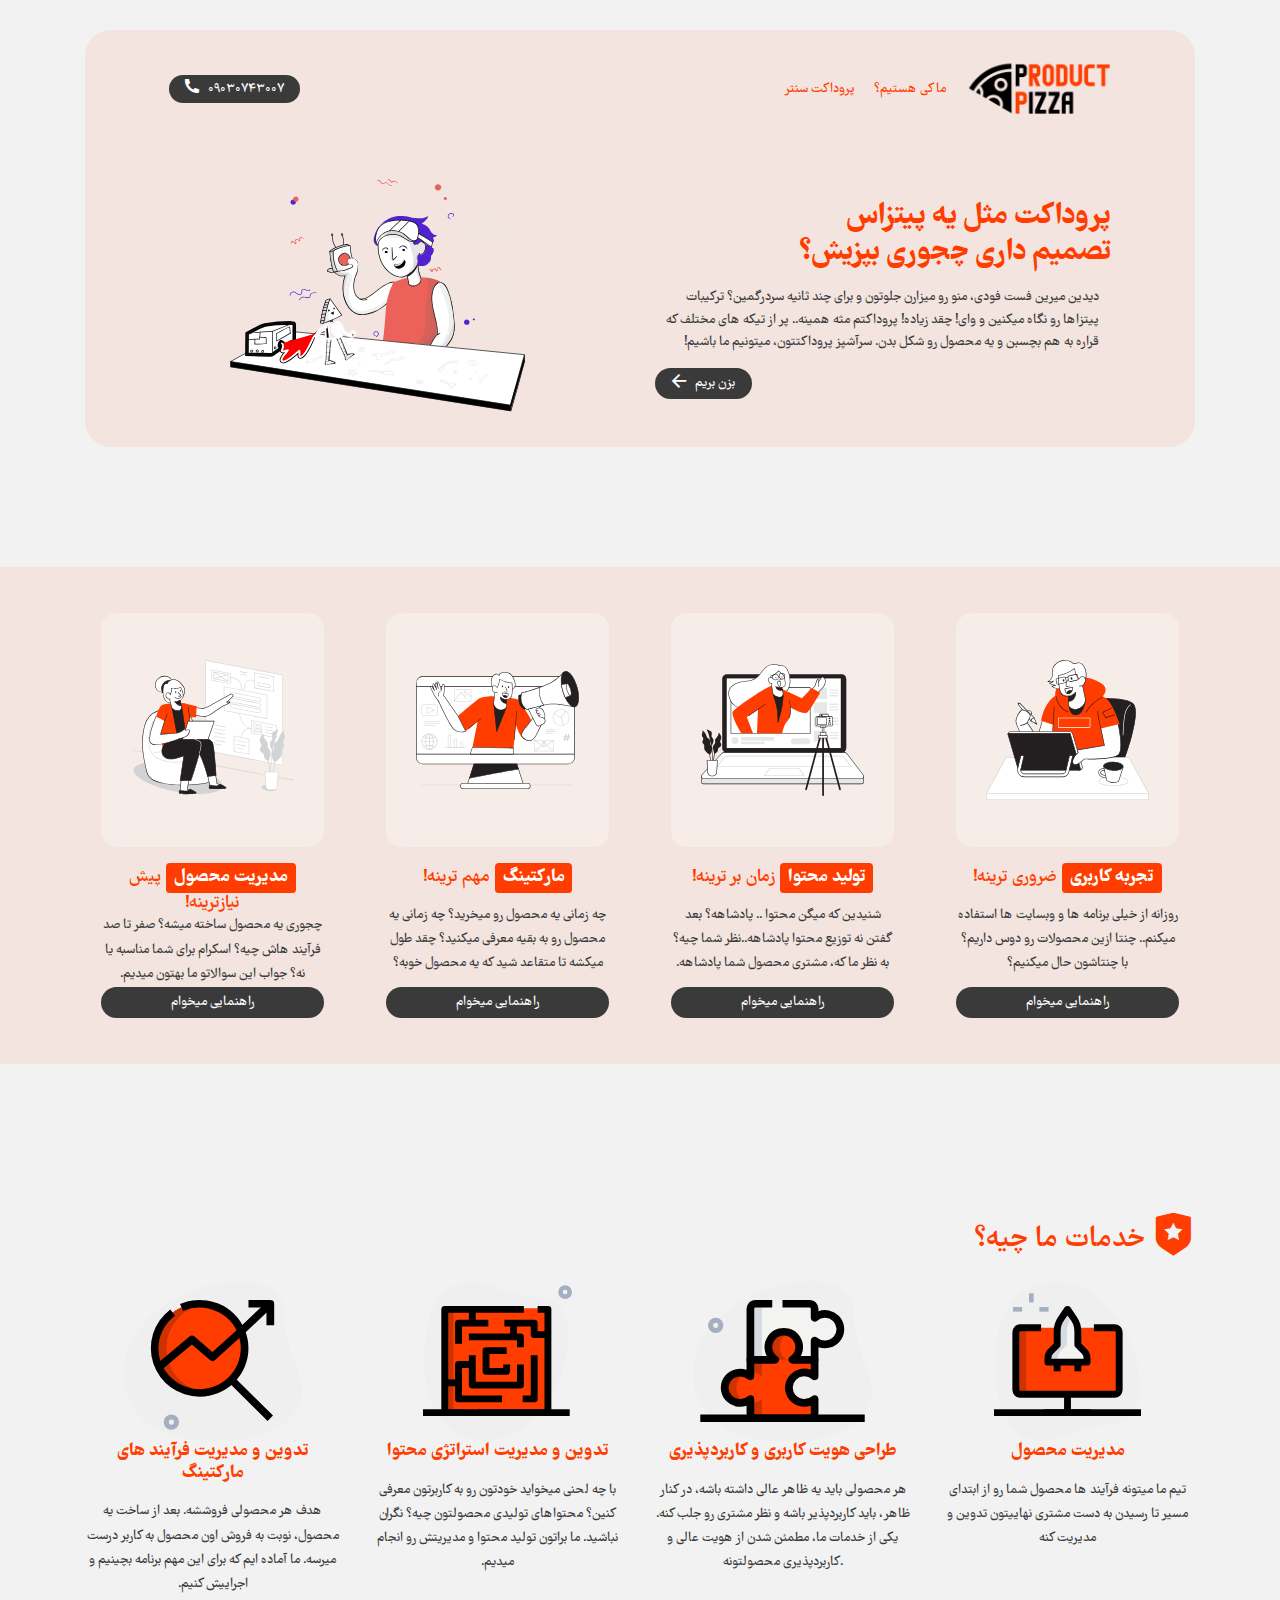
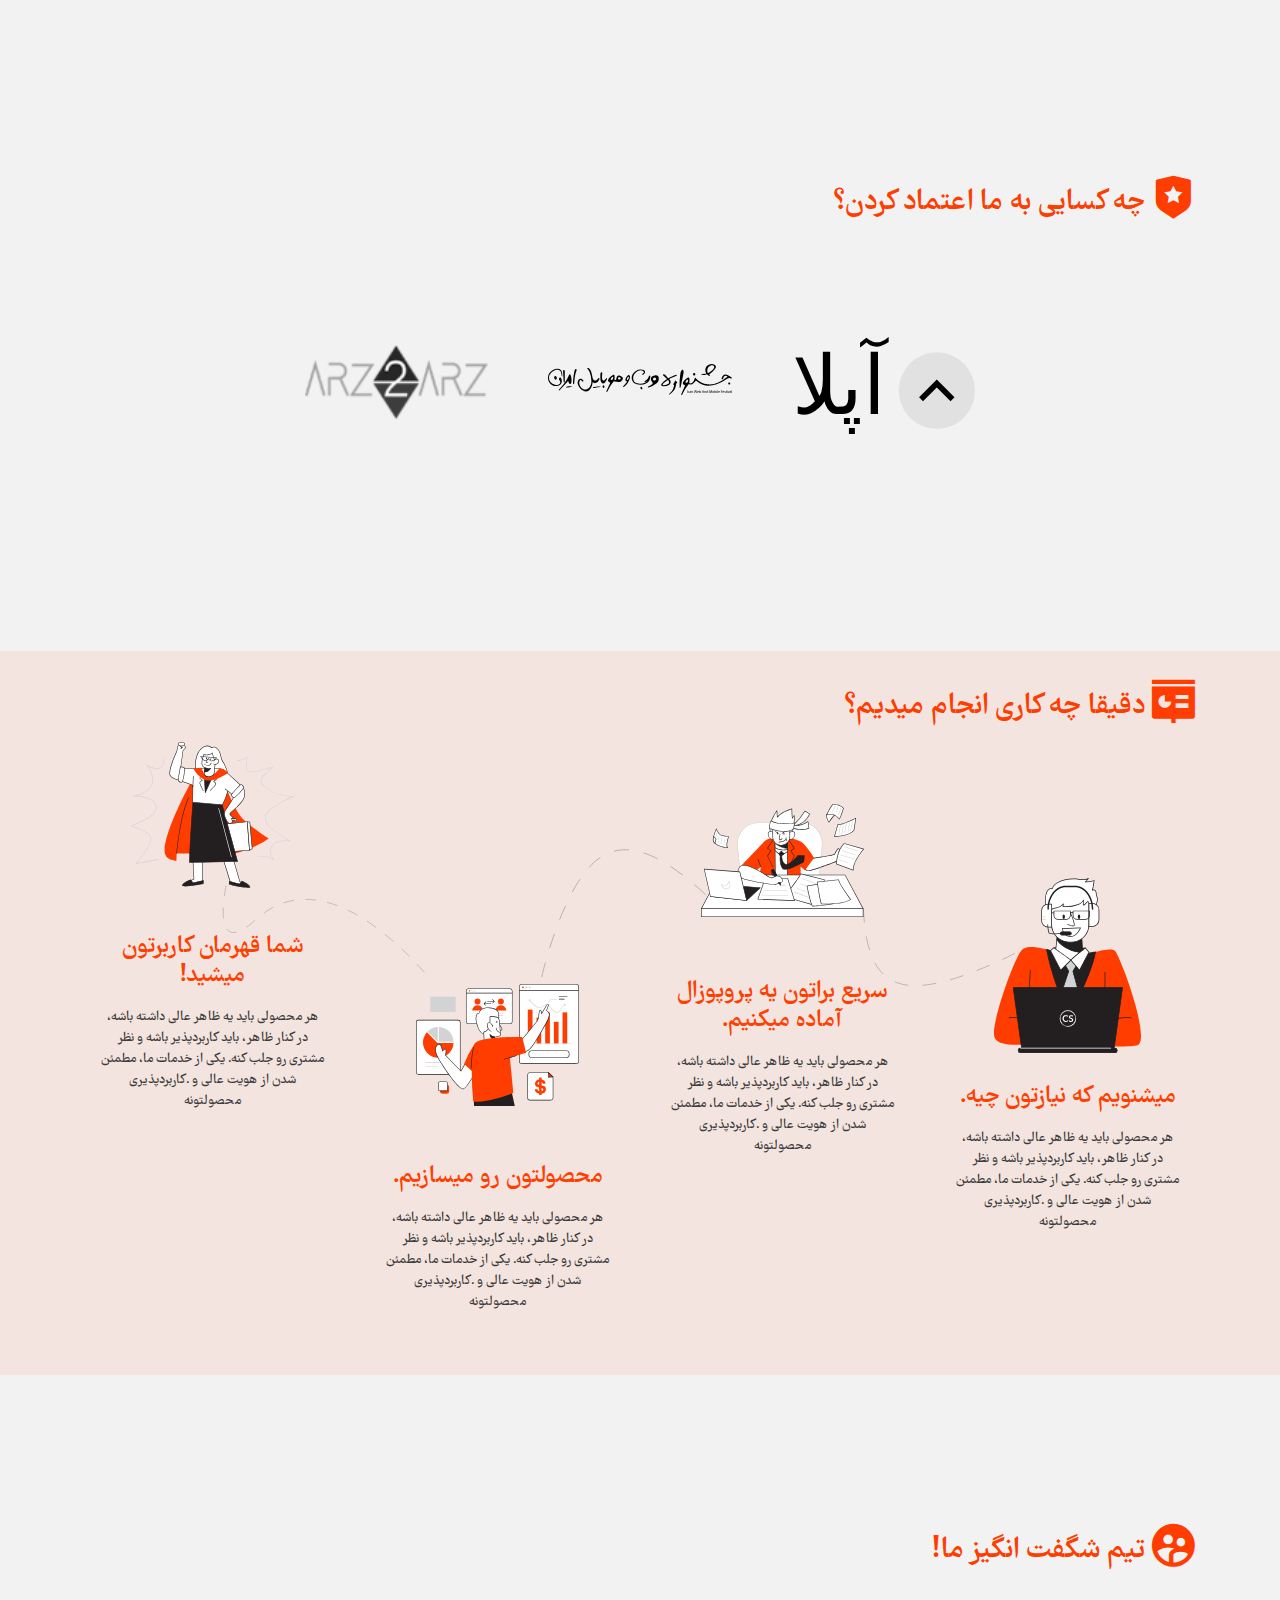
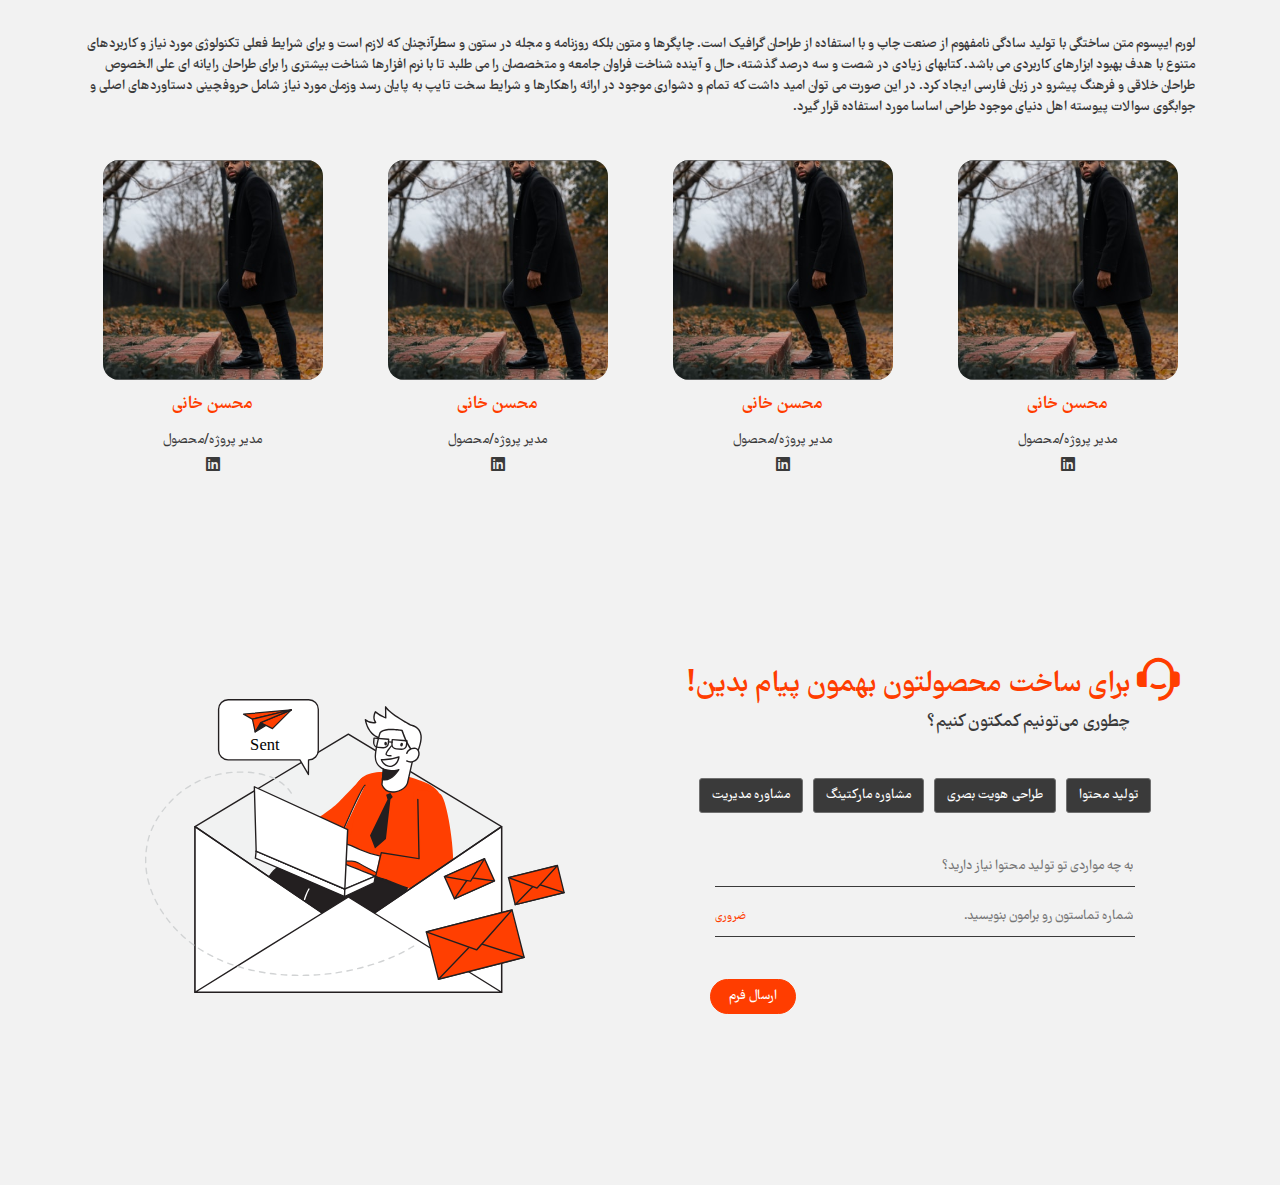
<file: index.html>
<!DOCTYPE html>
<html>

<head>
    <meta charset="utf-8">
    <title>پروداکت پیتزا</title>
    <meta name="viewport" content="width=device-width, initial-scale=1, shrink-to-fit=no">
    <link href="./main.1b3dd9df1ed0c48b6e99.css" rel="stylesheet">
</head>

<body>
    <div class="main">
        <div class="container-lg">
            <div class="header">
                <div class="navbar">
                    <div class="logo">
                        <img src="img/2_MfcG3.png" alt="logo-prodouctPizza" />
                    </div>
                    <div class="navbar">
                        <ul>
                            <li><a href="#" title="ما کی هستیم؟">ما کی هستیم؟</a></li>
                            <li><a href="#" title="پروداکت سنتر">پروداکت سنتر</a></li>
                        </ul>
                    </div>
                    <div class="phone mr-auto">
                        <a href="tel:٠٩٠٣٠٧٤٣٠٠٧" title="phone">
                            <span class="number">٠٩٠٣٠٧٤٣٠٠٧</span>
                            <span class="icon"><i class="icon icon-phone"></i></span>
                        </a>
                    </div>
                </div>
                <div class="d-flex align-items-center flex-wrap">
                    <div class="col-lg-6 pr-0 mt-5 mb-5 mb-lg-0">
                        <div class="title">
                            <h2>پروداکت مثل یه پیتزاس
                                <br />
                                تصمیم داری چجوری بپزیش؟
                            </h2>
                        </div>
                        <div class="text">
                            <p>
                                دیدین میرین فست فودی، منو رو میزارن جلوتون و برای
                                چند ثانیه سردرگمین؟ ترکیبات پیتزاها رو نگاه میکنین و
                                وای! چقد زیاده! پروداکتم مثه همینه.. پر از تیکه های
                                مختلف که قراره به هم بچسبن و یه محصول رو شکل
                                بدن. سرآشپز پروداکتتون، میتونیم ما باشیم!
                            </p>
                        </div>
                        <div class="text-left mt-3">
                            <a href="#" title="سفارش" class="btn">
                                بزن بریم
                                <span><i class="icon icon-arrow-left"></i></span>
                            </a>
                        </div>
                    </div>
                    <div class="col-lg-6 pl-0 mt-5">
                        <div class="image" id="header-image">
                            <!-- <img src="./img/header.svg" alt=""/> -->
                        </div>
                    </div>
                </div>
            </div>
        </div>
        <section class="info">
            <div class="container">
                <div class="row">
                    <div class="col-lg-3 col-md-6">
                        <div class="box">
                            <div class="image">
                                <img src="img/KF5fy9W.svg" alt="تجربه کاربری" />
                            </div>
                            <div class="title">
                                <h3><strong>تجربه کاربری</strong>ضروری ترینه!</h3>
                            </div>
                            <div class="text">
                                <p>روزانه از خیلی برنامه ها و وبسایت ها استفاده میکنم.. چنتا ازین محصولات رو دوس داریم؟
                                    با چنتاشون حال میکنیم؟ </p>
                            </div>
                            <button class="btn">
                                <a href="#FormSection" title="راهنمایی">راهنمایی میخوام</a>
                            </button>
                        </div>
                    </div>
                    <div class="col-lg-3 col-md-6">
                        <div class="box">
                            <div class="image">
                                <img src="img/1Fbz1yo.svg" alt="تولید محتوا" />
                            </div>
                            <div class="title">
                                <h3><strong>تولید محتوا</strong>زمان بر ترینه!</h3>
                            </div>
                            <div class="text">
                                <p>شنیدین که میگن محتوا
                                    .. پادشاهه؟ بعد گفتن نه
                                    توزیع محتوا پادشاهه..نظر شما
                                    چیه؟ به نظر ما که، مشتری
                                    محصول شما پادشاهه.</p>
                            </div>
                            <button class="btn">
                                <a href="#FormSection" title="راهنمایی">راهنمایی میخوام</a>
                            </button>
                        </div>
                    </div>
                    <div class="col-lg-3 col-md-6">
                        <div class="box">
                            <div class="image">
                                <img src="img/NolaEk3.svg" alt="مارکتینگ" />
                            </div>
                            <div class="title">
                                <h3><strong>مارکتینگ</strong>مهم ترینه!</h3>
                            </div>
                            <div class="text">
                                <p>چه زمانی یه محصول رو میخرید؟ چه زمانی یه محصول رو به بقیه معرفی میکنید؟ چقد طول میکشه
                                    تا متقاعد شید که یه محصول خوبه؟</p>
                            </div>
                            <button class="btn">
                                <a href="#FormSection" title="راهنمایی">راهنمایی میخوام</a>
                            </button>
                        </div>
                    </div>
                    <div class="col-lg-3 col-md-6">
                        <div class="box">
                            <div class="image">
                                <img src="./img/product_manager.svg" alt="مارکتینگ" />
                            </div>
                            <div class="title">
                                <h3><strong>مدیریت محصول</strong>پیش نیازترینه!</h3>
                            </div>
                            <div class="text">
                                <p> چجوری یه محصول ساخته
                                    میشه؟ صفر تا صد فرآیند هاش
                                    چیه؟ اسکرام برای شما مناسبه
                                    یا نه؟ جواب این سوالاتو ما
                                    بهتون میدیم.</p>
                            </div>
                            <button class="btn">
                                <a href="#FormSection" title="راهنمایی">راهنمایی میخوام</a>
                            </button>
                        </div>
                    </div>
                </div>
            </div>
        </section>
        <section class="service">
            <div class="container">
                <div class="row">
                    <div class="col-12">
                        <div class="head">
                            <h2>
                                <span><i class="icon icon-sheild"></i></span>
                                خدمات ما چیه؟
                            </h2>
                        </div>
                    </div>
                    <div class="col-md-3">
                        <div class="box">
                            <div class="image">
                                <div class="raper">
                                    <img src="img/monitor.svg" alt="مدیریت محصول" />
                                </div>
                            </div>
                            <div class="title">
                                <h3><strong>مدیریت محصول</strong></h3>
                            </div>
                            <div class="text">
                                <p> تیم ما میتونه فرآیند ها
                                    محصول شما رو از ابتدای مسیر
                                    تا رسیدن به دست مشتری
                                    نهاییتون تدوین و مدیریت کنه</p>
                            </div>
                        </div>
                    </div>
                    <div class="col-md-3">
                        <div class="box">
                            <div class="image">
                                <div class="raper">
                                    <img src="img/puzzle.svg" alt="طراحی هویت کاربری و کاربردپذیری" />
                                </div>
                            </div>
                            <div class="title">
                                <h3><strong>طراحی هویت کاربری و کاربردپذیری</strong></h3>
                            </div>
                            <div class="text">
                                <p> هر محصولی باید یه ظاهر عالی
                                    داشته باشه، در کنار ظاهر، باید
                                    کاربردپذیر باشه و نظر مشتری
                                    رو جلب کنه. یکی از خدمات ما،
                                    مطمئن شدن از هویت عالی و
                                    .کاربردپذیری محصولتونه</p>
                            </div>
                        </div>
                    </div>
                    <div class="col-md-3">
                        <div class="box">
                            <div class="image">
                                <div class="raper">
                                    <img src="img/maze.svg" alt="تدوین و مدیریت استراتژی محتوا" />
                                </div>
                            </div>
                            <div class="title">
                                <h3><strong>تدوین و مدیریت استراتژی محتوا</strong></h3>
                            </div>
                            <div class="text">
                                <p> با چه لحنی میخواید خودتون رو
                                    به کاربرتون معرفی کنین؟ محتواهای تولیدی
                                    محصولتون چیه؟ نگران نباشید. ما
                                    براتون تولید محتوا و مدیریتش رو انجام
                                    میدیم.</p>
                            </div>
                        </div>
                    </div>
                    <div class="col-md-3">
                        <div class="box">
                            <div class="image">
                                <div class="raper">
                                    <img src="img/graph.svg" alt="تدوین و مدیریت فرآیند های مارکتینگ" />
                                </div>
                            </div>
                            <div class="title">
                                <h3><strong>تدوین و مدیریت فرآیند های مارکتینگ</strong></h3>
                            </div>
                            <div class="text">
                                <p> هدف هر محصولی فروششه. بعد از ساخت
                                    یه محصول، نوبت به فروش اون محصول به
                                    کاربر درست میرسه. ما آماده ایم که برای این
                                    مهم برنامه بچینیم و اجراییش کنیم.</p>
                            </div>
                        </div>
                    </div>
                </div>
            </div>
        </section>
        <section class="customer">
            <div class="container">
                <div class="row">
                    <div class="col-12">
                        <div class="head">
                            <h2>
                                <span><i class="icon icon-sheild"></i></span>
                                چه کسایی به ما اعتماد کردن؟
                            </h2>
                        </div>
                    </div>
                    <div class="col-md-8 mx-auto d-flex mt-3 justify-content-around">
                        <div class="owl-carousel owl-theme">
                            <div class="item">
                                <div class="image">
                                    <img src="img/2_PK2CG.svg" alt="آپلا" />
                                </div>
                            </div>
                            <div class="item">
                                <div class="image">
                                    <img src="img/2oa3dyZ.svg" alt="جشواره وب و موبایل ایران" />
                                </div>
                            </div>
                            <div class="item">
                                <div class="image">
                                    <img src="img/1q4hfKM.png" alt="ارز2ارز" />
                                </div>
                            </div>
                        </div>
                    </div>
                </div>
            </div>
        </section>
        <section class="roadmap">
            <div class="container">
                <div class="row">
                    <div class="col-12">
                        <div class="head">
                            <h2>
                                <span><i class="icon icon-work"></i></span>
                                دقیقا چه کاری انجام میدیم؟
                            </h2>
                        </div>
                    </div>


                    <div class="col-12 mt-3">
                        <div class="row">
                            <div class="col-xl-3 col-md-6">
                                <div class="box one">
                                    <div class="image">
                                        <img src="./img/customer_service.svg" alt=".میشنویم که نیازتون چیه">
                                    </div>
                                    <div class="title">
                                        <h3>
                                            <strong>میشنویم که نیازتون چیه.</strong>
                                        </h3>
                                    </div>
                                    <div class="text">
                                        <p> هر محصولی باید یه ظاهر عالی
                                            داشته باشه، در کنار ظاهر، باید
                                            کاربردپذیر باشه و نظر مشتری
                                            رو جلب کنه. یکی از خدمات ما،
                                            مطمئن شدن از هویت عالی و
                                            .کاربردپذیری محصولتونه</p>
                                    </div>
                                </div>
                            </div>
                            <div class="col-xl-3 col-md-6">
                                <div class="box two">
                                    <div class="image">
                                        <img src="./img/fast_working.svg" alt=" سریع براتون یه پروپوزال
                                        .آماده میکنیم">
                                    </div>
                                    <div class="title">
                                        <h3>
                                            <strong> سریع براتون یه پروپوزال
                                                آماده میکنیم.</strong>
                                        </h3>
                                    </div>
                                    <div class="text">
                                        <p> هر محصولی باید یه ظاهر عالی
                                            داشته باشه، در کنار ظاهر، باید
                                            کاربردپذیر باشه و نظر مشتری
                                            رو جلب کنه. یکی از خدمات ما،
                                            مطمئن شدن از هویت عالی و
                                            .کاربردپذیری محصولتونه</p>
                                    </div>
                                </div>
                            </div>
                            <div class="col-xl-3 col-md-6">
                                <div class="box three">
                                    <div class="image">
                                        <img src="./img/finance_app.svg" alt=".محصولتون رو میسازیمs">
                                    </div>
                                    <div class="title">
                                        <h3>
                                            <strong>محصولتون رو میسازیم.</strong>
                                        </h3>
                                    </div>
                                    <div class="text">
                                        <p> هر محصولی باید یه ظاهر عالی
                                            داشته باشه، در کنار ظاهر، باید
                                            کاربردپذیر باشه و نظر مشتری
                                            رو جلب کنه. یکی از خدمات ما،
                                            مطمئن شدن از هویت عالی و
                                            .کاربردپذیری محصولتونه</p>
                                    </div>
                                </div>
                            </div>
                            <div class="col-xl-3 col-md-6">
                                <div class="box four">
                                    <div class="image">
                                        <img src="./img/hero_employee.svg" alt="!شما قهرمان کاربرتون میشید">
                                    </div>
                                    <div class="title">
                                        <h3>
                                            <strong>شما قهرمان کاربرتون میشید!</strong>
                                        </h3>
                                    </div>
                                    <div class="text">
                                        <p> هر محصولی باید یه ظاهر عالی
                                            داشته باشه، در کنار ظاهر، باید
                                            کاربردپذیر باشه و نظر مشتری
                                            رو جلب کنه. یکی از خدمات ما،
                                            مطمئن شدن از هویت عالی و
                                            .کاربردپذیری محصولتونه</p>
                                    </div>
                                </div>
                            </div>
                        </div>
                        <!-- <div class="image">
                            <img class="d-block d-md-none" src="img/1loFrSs.svg" alt="دقیقا چه کاری انجام میدیم؟" />
                            <img class="d-none d-md-block" src="img/a2MHTOD.svg" alt="دقیقا چه کاری انجام میدیم؟" />
                        </div> -->
                    </div>
                </div>
            </div>
        </section>


        <section class="team">
            <div class="container">
                <div class="row ">
                    <div class="col-12 mb-5">
                        <div class="head">
                            <h2>
                                <span><i class="icon icon-team"></i></span>
                                تیم شگفت انگیز ما!
                            </h2>
                        </div>
                    </div>
                    <div class="col-12 mb-5">
                        <div class="text">
                            <p>
                                <strong> لورم ایپسوم متن ساختگی با تولید سادگی نامفهوم از صنعت چاپ و با استفاده از
                                    طراحان گرافیک است. چاپگرها و متون بلکه روزنامه و
                                    مجله در ستون و سطرآنچنان که لازم است و برای شرایط فعلی تکنولوژی مورد نیاز و
                                    کاربردهای متنوع با هدف بهبود ابزارهای کاربردی می
                                    باشد. کتابهای زیادی در شصت و سه درصد گذشته، حال و آینده شناخت فراوان جامعه و متخصصان
                                    را می طلبد تا با نرم افزارها شناخت
                                    بیشتری را برای طراحان رایانه ای علی الخصوص طراحان خلاقی و فرهنگ پیشرو در زبان فارسی
                                    ایجاد کرد. در این صورت می توان امید داشت
                                    که تمام و دشواری موجود در ارائه راهکارها و شرایط سخت تایپ به پایان رسد وزمان مورد
                                    نیاز شامل حروفچینی دستاوردهای اصلی و
                                    جوابگوی سوالات پیوسته اهل دنیای موجود طراحی اساسا مورد استفاده قرار گیرد.</strong>
                            </p>
                        </div>
                    </div>
                    <div class="col-lg-3 col-md-6">
                        <div class="box">
                            <div class="image">
                                <img src="./img/Rectangle 96.svg" alt="محسن خانی">
                                <div class=" Overlay">
                                    <div class="description"></div>
                                    <p>ورم ایپسوم متن ساختگی با تولید سادگی نامفهوم از صنعت چاپ و با استفاده از طراحان
                                        گرافیک است. چاپگرها و متون بلکه روزنامه و
                                        مجله در ستون و سطرآنچنان که لازم است</p>
                                </div>
                            </div>
                            <div class="name">محسن خانی</div>
                            <div class="role">مدیر پروژه/محصول</div>
                            <div class="social">
                                <a href="#" title="linkedin">
                                    <i class="icon icon-linkedin"></i>
                                </a>
                            </div>
                        </div>
                    </div>
                    <div class="col-lg-3 col-md-6">
                        <div class="box">
                            <div class="image">
                                <img src="./img/Rectangle 96.svg" alt="محسن خانی">
                                <div class=" Overlay">
                                    <div class="description"></div>
                                    <p>ورم ایپسوم متن ساختگی با تولید سادگی نامفهوم از صنعت چاپ و با استفاده از طراحان
                                        گرافیک است. چاپگرها و متون بلکه روزنامه و
                                        مجله در ستون و سطرآنچنان که لازم است</p>
                                </div>
                            </div>
                            <div class="name">محسن خانی</div>
                            <div class="role">مدیر پروژه/محصول</div>
                            <div class="social">
                                <a href="#" title="linkedin">
                                    <i class="icon icon-linkedin"></i>
                                </a>
                            </div>
                        </div>
                    </div>
                    <div class="col-lg-3 col-md-6">
                        <div class="box">
                            <div class="image">
                                <img src="./img/Rectangle 96.svg" alt="محسن خانی">
                                <div class=" Overlay">
                                    <div class="description"></div>
                                    <p>ورم ایپسوم متن ساختگی با تولید سادگی نامفهوم از صنعت چاپ و با استفاده از طراحان
                                        گرافیک است. چاپگرها و متون بلکه روزنامه و
                                        مجله در ستون و سطرآنچنان که لازم است</p>
                                </div>
                            </div>
                            <div class="name">محسن خانی</div>
                            <div class="role">مدیر پروژه/محصول</div>
                            <div class="social">
                                <a href="#" title="linkedin">
                                    <i class="icon icon-linkedin"></i>
                                </a>
                            </div>
                        </div>
                    </div>
                    <div class="col-lg-3 col-md-6">
                        <div class="box">
                            <div class="image">
                                <img src="./img/Rectangle 96.svg" alt="محسن خانی">
                                <div class=" Overlay">
                                    <div class="description"></div>
                                    <p>ورم ایپسوم متن ساختگی با تولید سادگی نامفهوم از صنعت چاپ و با استفاده از طراحان
                                        گرافیک است. چاپگرها و متون بلکه روزنامه و
                                        مجله در ستون و سطرآنچنان که لازم است</p>
                                </div>
                            </div>
                            <div class="name">محسن خانی</div>
                            <div class="role">مدیر پروژه/محصول</div>
                            <div class="social">
                                <a href="#" title="linkedin">
                                    <i class="icon icon-linkedin"></i>
                                </a>
                            </div>
                        </div>
                    </div>
                </div>
            </div>
        </section>
        <section class="ContactForm" id="FormSection">
            <div class="container">
                <div class="row">
                    <div class="col-lg-6 mb-5">
                        <div class="col-12">
                            <div class="head">
                                <h2>
                                    <span><i class="icon icon-service"></i></span>
                                    برای ساخت محصولتون بهمون پیام بدین!
                                </h2>
                                <p class="text">
                                    <strong>چطوری می‌تونیم کمکتون کنیم؟</strong>
                                </p>
                            </div>
                        </div>




                        <div class="col-12 mt-5 mb-5">
                            <div class="tags">
                                <button type="text" class="tagBox" id="contentTagBox">تولید محتوا</button>
                                <button type="text" class="tagBox" id="designTagBox">طراحی هویت بصری</button>
                                <button type="text" class="tagBox" id="MarketingTagBox">مشاوره مارکتینگ</button>
                                <button type="text" class="tagBox" id="ManagementTagBox">مشاوره مدیریت</button>
                            </div>
                        </div>

                        <div class="col-12 col-md-10 mx-auto ">
                            <div class="inputbox">
                                <input type="text" id="topic" name="topic"
                                    placeholder="به چه مواردی تو تولید محتوا نیاز دارید؟">
                            </div>
                        </div>



                        <div class="col-12 col-md-10 mx-auto ">
                            <div class="inputbox">
                                <input type="text" id="phone" name="phone"
                                    placeholder="شماره تماستون رو برامون بنویسید.">
                                    <span class="text Orange">ضروری</span>
                            </div>
                        </div>
                        <div class="send text-left mt-5">
                            <button type="submit">ارسال فرم</button>
                        </div>
                    </div>
                    <div class="col-lg-6 mb-5">
                        <div class="image">
                            <img src="./img/sending_emails.svg">
                        </div>
                    </div>
                </div>
            </div>
        </section>
    </div>
    <footer>
        <div class="container">
            <div class="row align-items-center">
                <div class="col">
                    <h1>برای ساخت محصول فوق العاده تون با ما تماس بگیرید</h1>
                </div>
                <div class="col-auto">
                    <a href="#" class="btn">
                        ٠٩٠٣٠٧٤٣٠٠٧
                        <span><i class="icon icon-phone"></i></span>
                    </a>
                </div>
            </div>
        </div>
    </footer>
    <script type="text/javascript" src="main.js"></script>
</body>

</html>
</file>
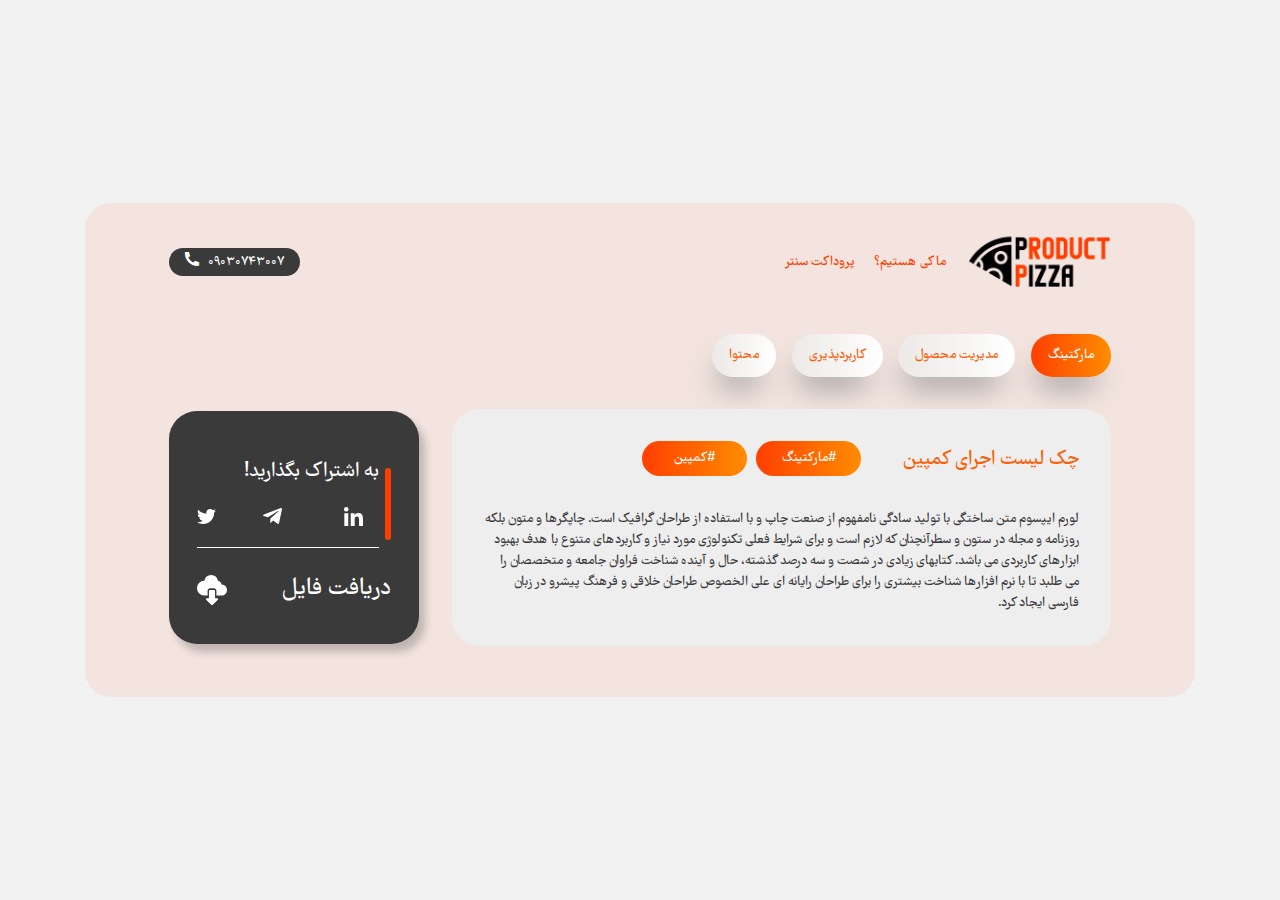
<file: articles.html>
<!DOCTYPE html>
<html>
<head>
    <meta charset="utf-8">
    <title>پروداکت پیتزا</title>
    <meta name="viewport" content="width=device-width, initial-scale=1, shrink-to-fit=no">
    <link href="./main.1b3dd9df1ed0c48b6e99.css" rel="stylesheet">
</head>

<body class="d-flex align-items-center justify-content-center min-vh-100">
    <div class="articles">
        <div class="container-lg">
            <section class="header mt-0">
                <div class="navbar">
                    <div class="logo">
                        <img src="img/2_MfcG3.png" alt="logo-prodouctPizza" />
                    </div>
                    <div class="navbar">
                        <ul>
                            <li><a href="#" title="ما کی هستیم؟">ما کی هستیم؟</a></li>
                            <li><a href="#" title="پروداکت سنتر">پروداکت سنتر</a></li>
                        </ul>
                    </div>
                    <div class="phone mr-auto">
                        <a href="tel:٠٩٠٣٠٧٤٣٠٠٧" title="phone">
                            <span class="number">٠٩٠٣٠٧٤٣٠٠٧</span>
                            <span class="icon"><i class="icon icon-phone"></i></span>
                        </a>
                    </div>
                </div>
                <div class="tabNavigation">
                    <nav>
                        <ul class="tabs">
                            <li><a data-content="marketing" href="#" class="selected">مارکتینگ</a></li>
                            <li><a data-content="management" href="#">مدیریت محصول</a></li>
                            <li><a data-content="usability" href="#">کاربردپذیری</a></li>
                            <li><a data-content="content" href="#">محتوا</a></li>

                        </ul>
                    </nav>
                    <div class="tab-content">
                        <div class="box selected" data-content="marketing">
                            <div class="title">
                                <h4>چک لیست اجرای کمپین</h4>
                                <div class="tags">
                                    <button>#مارکتینگ</button>
                                    <button>#کمپین</button>
                                </div>
                            </div>
                            <div class="content">
                                <p>لورم ایپسوم متن ساختگی با تولید سادگی نامفهوم از صنعت چاپ و با استفاده از طراحان گرافیک
                                    است. چاپگرها و متون بلکه روزنامه و مجله در ستون و سطرآنچنان که لازم است و برای شرایط
                                    فعلی تکنولوژی مورد نیاز و کاربردهای متنوع با هدف بهبود ابزارهای کاربردی می باشد. کتابهای
                                    زیادی در شصت و سه درصد گذشته، حال و آینده شناخت فراوان جامعه و متخصصان را می طلبد تا با
                                    نرم افزارها شناخت بیشتری را برای طراحان رایانه ای علی الخصوص طراحان خلاقی و فرهنگ پیشرو
                                    در زبان فارسی ایجاد کرد. </p>
                            </div>
                        </div>

                        <div class="box" data-content="management">
                            <div class="title">
                                <h4>چک لیست اجرای کمپین</h4>
                                <div class="tags">
                                    <button>#مدیریت</button>
                                    <button>#کمپین</button>
                                </div>
                            </div>
                            <div class="content">
                                <p>لورم ایپسوم متن ساختگی با تولید سادگی نامفهوم از صنعت چاپ و با استفاده از طراحان گرافیک
                                    است. چاپگرها و متون بلکه روزنامه و مجله در ستون و سطرآنچنان که لازم است و برای شرایط
                                    فعلی تکنولوژی مورد نیاز و کاربردهای متنوع با هدف بهبود ابزارهای کاربردی می باشد. کتابهای
                                    زیادی در شصت و سه درصد گذشته، حال و آینده شناخت فراوان جامعه و متخصصان را می طلبد تا با
                                    نرم افزارها شناخت بیشتری را برای طراحان رایانه ای علی الخصوص طراحان خلاقی و فرهنگ پیشرو
                                    در زبان فارسی ایجاد کرد. </p>
                            </div>
                        </div>

                        <div class="box" data-content="usability">
                            <div class="title">
                                <h4>چک لیست اجرای کمپین</h4>
                                <div class="tags">
                                    <button>#طراحی</button>
                                    <button>#کمپین</button>
                                </div>
                            </div>
                            <div class="content">
                                <p>لورم ایپسوم متن ساختگی با تولید سادگی نامفهوم از صنعت چاپ و با استفاده از طراحان گرافیک
                                    است. چاپگرها و متون بلکه روزنامه و مجله در ستون و سطرآنچنان که لازم است و برای شرایط
                                    فعلی تکنولوژی مورد نیاز و کاربردهای متنوع با هدف بهبود ابزارهای کاربردی می باشد. کتابهای
                                    زیادی در شصت و سه درصد گذشته، حال و آینده شناخت فراوان جامعه و متخصصان را می طلبد تا با
                                    نرم افزارها شناخت بیشتری را برای طراحان رایانه ای علی الخصوص طراحان خلاقی و فرهنگ پیشرو
                                    در زبان فارسی ایجاد کرد. </p>
                            </div>
                        </div>

                        <div class="box" data-content="content">
                            <div class="title">
                                <h4>چک لیست اجرای کمپین</h4>
                                <div class="tags">
                                    <button>#محتوا</button>
                                    <button>#کمپین</button>
                                </div>
                            </div>
                            <div class="content">
                                <p>لورم ایپسوم متن ساختگی با تولید سادگی نامفهوم از صنعت چاپ و با استفاده از طراحان گرافیک
                                    است. چاپگرها و متون بلکه روزنامه و مجله در ستون و سطرآنچنان که لازم است و برای شرایط
                                    فعلی تکنولوژی مورد نیاز و کاربردهای متنوع با هدف بهبود ابزارهای کاربردی می باشد. کتابهای
                                    زیادی در شصت و سه درصد گذشته، حال و آینده شناخت فراوان جامعه و متخصصان را می طلبد تا با
                                    نرم افزارها شناخت بیشتری را برای طراحان رایانه ای علی الخصوص طراحان خلاقی و فرهنگ پیشرو
                                    در زبان فارسی ایجاد کرد. </p>
                            </div>
                        </div>
                        <div class="social">
                            <div class="text">
                                <h4>به اشتراک بگذارید!</h4>
                                <div class="links">
                                    <div class="icon">
                                        <a href="https://www.linkedin.com/sharing/share-offsite/?url={url}" title="linedin">
                                            <img src="./img/Icon awesome-linkedin-in.svg" title="linkedin">
                                        </a>
                                    </div>

                                    <div class="icon">
                                        <a href="tg://msg_url?url=<url>&text=<encoded-text>" title="telegram">
                                            <img src="./img/Icon awesome-telegram-plane.svg" title="telegram">
                                        </a>
                                    </div>
                                    <div class="icon">
                                        <a href="https://twitter.com/intent/tweet" title="twitter">
                                            <img src="./img/Icon awesome-twitter.svg" title="twitter">
                                        </a>
                                    </div>
                                </div>
                            </div>
                            <div class="download">
                                <h3>دریافت فایل</h3>
                                <div class="icon">
                                    <a href="#" title="download">
                                        <img src="./img/download.svg" title="download">
                                    </a>
                                </div>
                            </div>
                        </div>
                    </div>
                </div>
            </section>

        </div>
    </div>
    <script type="text/javascript" src="script.js"></script>
</body>

</html>
</file>
<file: main.1b3dd9df1ed0c48b6e99.css>
.owl-carousel {
    display: none;
    width: 100%;
    -webkit-tap-highlight-color: transparent;
    position: relative;
    z-index: 1
}

.owl-carousel .owl-stage {
    position: relative;
    touch-action: manipulation;
    -moz-backface-visibility: hidden
}

.owl-carousel .owl-stage:after {
    content: ".";
    display: block;
    clear: both;
    visibility: hidden;
    line-height: 0;
    height: 0
}

.owl-carousel .owl-stage-outer {
    position: relative;
    overflow: hidden;
    -webkit-transform: translateZ(0)
}

.owl-carousel .owl-item, .owl-carousel .owl-wrapper {
    -webkit-backface-visibility: hidden;
    -moz-backface-visibility: hidden;
    -ms-backface-visibility: hidden;
    -webkit-transform: translateZ(0);
    -moz-transform: translateZ(0);
    -ms-transform: translateZ(0)
}

.owl-carousel .owl-item {
    position: relative;
    min-height: 1px;
    float: left;
    -webkit-backface-visibility: hidden;
    -webkit-tap-highlight-color: transparent;
    -webkit-touch-callout: none
}

.owl-carousel .owl-item img {
    display: block;
    width: 100%
}

.owl-carousel .owl-dots.disabled, .owl-carousel .owl-nav.disabled {
    display: none
}

.owl-carousel .owl-dot, .owl-carousel .owl-nav .owl-next, .owl-carousel .owl-nav .owl-prev {
    cursor: pointer;
    -webkit-user-select: none;
    -moz-user-select: none;
    -ms-user-select: none;
    user-select: none
}

.owl-carousel .owl-nav button.owl-next, .owl-carousel .owl-nav button.owl-prev, .owl-carousel button.owl-dot {
    background: none;
    color: inherit;
    border: none;
    padding: 0!important;
    font: inherit
}

.owl-carousel.owl-loaded {
    display: block
}

.owl-carousel.owl-loading {
    opacity: 0;
    display: block
}

.owl-carousel.owl-hidden {
    opacity: 0
}

.owl-carousel.owl-refresh .owl-item {
    visibility: hidden
}

.owl-carousel.owl-drag .owl-item {
    touch-action: pan-y;
    -webkit-user-select: none;
    -moz-user-select: none;
    -ms-user-select: none;
    user-select: none
}

.owl-carousel.owl-grab {
    cursor: move;
    cursor: -webkit-grab;
    cursor: grab
}

.owl-carousel.owl-rtl {
    direction: rtl
}

.owl-carousel.owl-rtl .owl-item {
    float: right
}

.no-js .owl-carousel {
    display: block
}

.owl-carousel .animated {
    -webkit-animation-duration: 1s;
    animation-duration: 1s;
    -webkit-animation-fill-mode: both;
    animation-fill-mode: both
}

.owl-carousel .owl-animated-in {
    z-index: 0
}

.owl-carousel .owl-animated-out {
    z-index: 1
}

.owl-carousel .fadeOut {
    -webkit-animation-name: fadeOut;
    animation-name: fadeOut
}

@-webkit-keyframes fadeOut {
    0% {
        opacity: 1
    }
    to {
        opacity: 0
    }
}

@keyframes fadeOut {
    0% {
        opacity: 1
    }
    to {
        opacity: 0
    }
}

.owl-height {
    transition: height .5s ease-in-out
}

.owl-carousel .owl-item .owl-lazy {
    opacity: 0;
    transition: opacity .4s ease
}

.owl-carousel .owl-item .owl-lazy:not([src]), .owl-carousel .owl-item .owl-lazy[src^=""] {
    max-height: 0
}

.owl-carousel .owl-item img.owl-lazy {
    transform-style: preserve-3d
}

.owl-carousel .owl-video-wrapper {
    position: relative;
    height: 100%;
    background: #000
}

.owl-carousel .owl-video-play-icon {
    position: absolute;
    height: 80px;
    width: 80px;
    left: 50%;
    top: 50%;
    margin-left: -40px;
    margin-top: -40px;
    background: url(../img/22xQNfu.png) no-repeat;
    cursor: pointer;
    z-index: 1;
    -webkit-backface-visibility: hidden;
    transition: transform .1s ease
}

.owl-carousel .owl-video-play-icon:hover {
    transform: scale(1.3)
}

.owl-carousel .owl-video-playing .owl-video-play-icon, .owl-carousel .owl-video-playing .owl-video-tn {
    display: none
}

.owl-carousel .owl-video-tn {
    opacity: 0;
    height: 100%;
    background-position: 50%;
    background-repeat: no-repeat;
    background-size: contain;
    transition: opacity .4s ease
}

.owl-carousel .owl-video-frame {
    position: relative;
    z-index: 1;
    height: 100%;
    width: 100%
}

/*!
 * Bootstrap v4.5.3 (https://getbootstrap.com/)
 * Copyright 2011-2020 The Bootstrap Authors
 * Copyright 2011-2020 Twitter, Inc.
 * Licensed under MIT (https://github.com/twbs/bootstrap/blob/main/LICENSE)
 */

:root {
    --blue: #007bff;
    --indigo: #6610f2;
    --purple: #6f42c1;
    --pink: #e83e8c;
    --red: #dc3545;
    --orange: #fd7e14;
    --yellow: #ffc107;
    --green: #28a745;
    --teal: #20c997;
    --cyan: #17a2b8;
    --white: #fff;
    --gray: #6c757d;
    --gray-dark: #343a40;
    --primary: #007bff;
    --secondary: #6c757d;
    --success: #28a745;
    --info: #17a2b8;
    --warning: #ffc107;
    --danger: #dc3545;
    --light: #f8f9fa;
    --dark: #343a40;
    --breakpoint-xs: 0;
    --breakpoint-sm: 576px;
    --breakpoint-md: 768px;
    --breakpoint-lg: 992px;
    --breakpoint-xl: 1200px;
    --font-family-sans-serif: -apple-system, BlinkMacSystemFont, "Segoe UI", Roboto, "Helvetica Neue", Arial, "Noto Sans", sans-serif, "Apple Color Emoji", "Segoe UI Emoji", "Segoe UI Symbol", "Noto Color Emoji";
    --font-family-monospace: SFMono-Regular, Menlo, Monaco, Consolas, "Liberation Mono", "Courier New", monospace
}

*, :after, :before {
    box-sizing: border-box
}

html {
    font-family: sans-serif;
    line-height: 1.15;
    -webkit-text-size-adjust: 100%;
    -webkit-tap-highlight-color: rgba(0, 0, 0, 0)
}

article, aside, figcaption, figure, footer, header, hgroup, main, nav, section {
    display: block
}

body {
    font-family: -apple-system, BlinkMacSystemFont, Segoe UI, Roboto, Helvetica Neue, Arial, Noto Sans, sans-serif, Apple Color Emoji, Segoe UI Emoji, Segoe UI Symbol, Noto Color Emoji;
    font-size: 1rem;
    line-height: 1.5;
    color: #212529;
    text-align: left;
    background-color: #fff;
}

[tabindex="-1"]:focus:not(.focus-visible), [tabindex="-1"]:focus:not(:focus-visible) {
    outline: 0!important
}

hr {
    box-sizing: content-box;
    height: 0;
    overflow: visible
}

h1, h2, h3, h4, h5, h6 {
    margin-top: 0;
    margin-bottom: .5rem
}

p {
    margin-top: 0;
    margin-bottom: 1rem
}

abbr[data-original-title], abbr[title] {
    text-decoration: underline;
    -webkit-text-decoration: underline dotted;
    text-decoration: underline dotted;
    cursor: help;
    border-bottom: 0;
    -webkit-text-decoration-skip-ink: none;
    text-decoration-skip-ink: none
}

address {
    font-style: normal;
    line-height: inherit
}

address, dl, ol, ul {
    margin-bottom: 1rem
}

dl, ol, ul {
    margin-top: 0
}

ol ol, ol ul, ul ol, ul ul {
    margin-bottom: 0
}

dt {
    font-weight: 700
}

dd {
    margin-bottom: .5rem;
    margin-left: 0
}

blockquote {
    margin: 0 0 1rem
}

b, strong {
    font-weight: bolder
}

small {
    font-size: 80%
}

sub, sup {
    position: relative;
    font-size: 75%;
    line-height: 0;
    vertical-align: baseline
}

sub {
    bottom: -.25em
}

sup {
    top: -.5em
}

a {
    color: #007bff;
    background-color: transparent
}

a:hover {
    color: #0056b3;
    text-decoration: underline
}

a:not([href]):not([class]), a:not([href]):not([class]):hover {
    color: inherit;
    text-decoration: none
}

code, kbd, pre, samp {
    font-family: SFMono-Regular, Menlo, Monaco, Consolas, Liberation Mono, Courier New, monospace;
    font-size: 1em
}

pre {
    margin-top: 0;
    margin-bottom: 1rem;
    overflow: auto;
    -ms-overflow-style: scrollbar
}

figure {
    margin: 0 0 1rem
}

img {
    border-style: none
}

img, svg {
    vertical-align: middle
}

svg {
    overflow: hidden
}

table {
    border-collapse: collapse
}

caption {
    padding-top: .75rem;
    padding-bottom: .75rem;
    color: #6c757d;
    text-align: left;
    caption-side: bottom
}

th {
    text-align: inherit;
    text-align: -webkit-match-parent
}

label {
    display: inline-block;
    margin-bottom: .5rem
}

button {
    border-radius: 0
}

button:focus {
    outline: 1px dotted;
    outline: 5px auto -webkit-focus-ring-color
}

button, input, optgroup, select, textarea {
    margin: 0;
    font-family: inherit;
    font-size: inherit;
    line-height: inherit
}

button, input {
    overflow: visible
}

button, select {
    text-transform: none
}

[role=button] {
    cursor: pointer
}

select {
    word-wrap: normal
}

[type=button], [type=reset], [type=submit], button {
    -webkit-appearance: button
}

[type=button]:not(:disabled), [type=reset]:not(:disabled), [type=submit]:not(:disabled), button:not(:disabled) {
    cursor: pointer
}

[type=button]::-moz-focus-inner, [type=reset]::-moz-focus-inner, [type=submit]::-moz-focus-inner, button::-moz-focus-inner {
    padding: 0;
    border-style: none
}

input[type=checkbox], input[type=radio] {
    box-sizing: border-box;
    padding: 0
}

textarea {
    overflow: auto;
    resize: vertical
}

fieldset {
    min-width: 0;
    padding: 0;
    margin: 0;
    border: 0
}

legend {
    display: block;
    width: 100%;
    max-width: 100%;
    padding: 0;
    margin-bottom: .5rem;
    font-size: 1.5rem;
    line-height: inherit;
    color: inherit;
    white-space: normal
}

progress {
    vertical-align: baseline
}

[type=number]::-webkit-inner-spin-button, [type=number]::-webkit-outer-spin-button {
    height: auto
}

[type=search] {
    outline-offset: -2px;
    -webkit-appearance: none
}

[type=search]::-webkit-search-decoration {
    -webkit-appearance: none
}

::-webkit-file-upload-button {
    font: inherit;
    -webkit-appearance: button
}

output {
    display: inline-block
}

summary {
    display: list-item;
    cursor: pointer
}

template {
    display: none
}

[hidden] {
    display: none!important
}

.h1, .h2, .h3, .h4, .h5, .h6, h1, h2, h3, h4, h5, h6 {
    margin-bottom: .5rem;
    font-weight: 500;
    line-height: 1.2
}

.h1, h1 {
    font-size: 2.5rem
}

.h2, h2 {
    font-size: 2rem
}

.h3, h3 {
    font-size: 1.75rem
}

.h4, h4 {
    font-size: 1.5rem
}

.h5, h5 {
    font-size: 1.25rem
}

.h6, h6 {
    font-size: 1rem
}

.lead {
    font-size: 1.25rem;
    font-weight: 300
}

.display-1 {
    font-size: 6rem
}

.display-1, .display-2 {
    font-weight: 300;
    line-height: 1.2
}

.display-2 {
    font-size: 5.5rem
}

.display-3 {
    font-size: 4.5rem
}

.display-3, .display-4 {
    font-weight: 300;
    line-height: 1.2
}

.display-4 {
    font-size: 3.5rem
}

hr {
    margin-top: 1rem;
    margin-bottom: 1rem;
    border: 0;
    border-top: 1px solid rgba(0, 0, 0, .1)
}

.small, small {
    font-size: 80%;
    font-weight: 400
}

.mark, mark {
    padding: .2em;
    background-color: #fcf8e3
}

.list-inline, .list-unstyled {
    padding-left: 0;
    list-style: none
}

.list-inline-item {
    display: inline-block
}

.list-inline-item:not(:last-child) {
    margin-right: .5rem
}

.initialism {
    font-size: 90%;
    text-transform: uppercase
}

.blockquote {
    margin-bottom: 1rem;
    font-size: 1.25rem
}

.blockquote-footer {
    display: block;
    font-size: 80%;
    color: #6c757d
}

.blockquote-footer:before {
    content: "\2014\A0"
}

.img-fluid, .img-thumbnail {
    max-width: 100%;
    height: auto
}

.img-thumbnail {
    padding: .25rem;
    background-color: #fff;
    border: 1px solid #dee2e6;
    border-radius: .25rem
}

.figure {
    display: inline-block
}

.figure-img {
    margin-bottom: .5rem;
    line-height: 1
}

.figure-caption {
    font-size: 90%;
    color: #6c757d
}

code {
    font-size: 87.5%;
    color: #e83e8c;
    word-wrap: break-word
}

a>code {
    color: inherit
}

kbd {
    padding: .2rem .4rem;
    font-size: 87.5%;
    color: #fff;
    background-color: #212529;
    border-radius: .2rem
}

kbd kbd {
    padding: 0;
    font-size: 100%;
    font-weight: 700
}

pre {
    display: block;
    font-size: 87.5%;
    color: #212529
}

pre code {
    font-size: inherit;
    color: inherit;
    word-break: normal
}

.pre-scrollable {
    max-height: 340px;
    overflow-y: scroll
}

.container, .container-fluid, .container-lg, .container-md, .container-sm, .container-xl {
    width: 100%;
    padding-right: 15px;
    padding-left: 15px;
    margin-right: auto;
    margin-left: auto
}

@media (min-width:576px) {
    .container, .container-sm {
        max-width: 540px
    }
}

@media (min-width:768px) {
    .container, .container-md, .container-sm {
        max-width: 720px
    }
}

@media (min-width:992px) {
    .container, .container-lg, .container-md, .container-sm {
        max-width: 960px
    }
}

@media (min-width:1200px) {
    .container, .container-lg, .container-md, .container-sm, .container-xl {
        max-width: 1140px
    }
}

.row {
    display: flex;
    flex-wrap: wrap;
    margin-right: -15px;
    margin-left: -15px
}

.no-gutters {
    margin-right: 0;
    margin-left: 0
}

.no-gutters>.col, .no-gutters>[class*=col-] {
    padding-right: 0;
    padding-left: 0
}

.col, .col-1, .col-2, .col-3, .col-4, .col-5, .col-6, .col-7, .col-8, .col-9, .col-10, .col-11, .col-12, .col-auto, .col-lg, .col-lg-1, .col-lg-2, .col-lg-3, .col-lg-4, .col-lg-5, .col-lg-6, .col-lg-7, .col-lg-8, .col-lg-9, .col-lg-10, .col-lg-11, .col-lg-12, .col-lg-auto, .col-md, .col-md-1, .col-md-2, .col-md-3, .col-md-4, .col-md-5, .col-md-6, .col-md-7, .col-md-8, .col-md-9, .col-md-10, .col-md-11, .col-md-12, .col-md-auto, .col-sm, .col-sm-1, .col-sm-2, .col-sm-3, .col-sm-4, .col-sm-5, .col-sm-6, .col-sm-7, .col-sm-8, .col-sm-9, .col-sm-10, .col-sm-11, .col-sm-12, .col-sm-auto, .col-xl, .col-xl-1, .col-xl-2, .col-xl-3, .col-xl-4, .col-xl-5, .col-xl-6, .col-xl-7, .col-xl-8, .col-xl-9, .col-xl-10, .col-xl-11, .col-xl-12, .col-xl-auto {
    position: relative;
    width: 100%;
    padding-right: 15px;
    padding-left: 15px
}

.col {
    flex-basis: 0;
    flex-grow: 1;
    max-width: 100%
}

.row-cols-1>* {
    flex: 0 0 100%;
    max-width: 100%
}

.row-cols-2>* {
    flex: 0 0 50%;
    max-width: 50%
}

.row-cols-3>* {
    flex: 0 0 33.33333%;
    max-width: 33.33333%
}

.row-cols-4>* {
    flex: 0 0 25%;
    max-width: 25%
}

.row-cols-5>* {
    flex: 0 0 20%;
    max-width: 20%
}

.row-cols-6>* {
    flex: 0 0 16.66667%;
    max-width: 16.66667%
}

.col-auto {
    flex: 0 0 auto;
    width: auto;
    max-width: 100%
}

.col-1 {
    flex: 0 0 8.33333%;
    max-width: 8.33333%
}

.col-2 {
    flex: 0 0 16.66667%;
    max-width: 16.66667%
}

.col-3 {
    flex: 0 0 25%;
    max-width: 25%
}

.col-4 {
    flex: 0 0 33.33333%;
    max-width: 33.33333%
}

.col-5 {
    flex: 0 0 41.66667%;
    max-width: 41.66667%
}

.col-6 {
    flex: 0 0 50%;
    max-width: 50%
}

.col-7 {
    flex: 0 0 58.33333%;
    max-width: 58.33333%
}

.col-8 {
    flex: 0 0 66.66667%;
    max-width: 66.66667%
}

.col-9 {
    flex: 0 0 75%;
    max-width: 75%
}

.col-10 {
    flex: 0 0 83.33333%;
    max-width: 83.33333%
}

.col-11 {
    flex: 0 0 91.66667%;
    max-width: 91.66667%
}

.col-12 {
    flex: 0 0 100%;
    max-width: 100%
}

.order-first {
    order: -1
}

.order-last {
    order: 13
}

.order-0 {
    order: 0
}

.order-1 {
    order: 1
}

.order-2 {
    order: 2
}

.order-3 {
    order: 3
}

.order-4 {
    order: 4
}

.order-5 {
    order: 5
}

.order-6 {
    order: 6
}

.order-7 {
    order: 7
}

.order-8 {
    order: 8
}

.order-9 {
    order: 9
}

.order-10 {
    order: 10
}

.order-11 {
    order: 11
}

.order-12 {
    order: 12
}

.offset-1 {
    margin-left: 8.33333%
}

.offset-2 {
    margin-left: 16.66667%
}

.offset-3 {
    margin-left: 25%
}

.offset-4 {
    margin-left: 33.33333%
}

.offset-5 {
    margin-left: 41.66667%
}

.offset-6 {
    margin-left: 50%
}

.offset-7 {
    margin-left: 58.33333%
}

.offset-8 {
    margin-left: 66.66667%
}

.offset-9 {
    margin-left: 75%
}

.offset-10 {
    margin-left: 83.33333%
}

.offset-11 {
    margin-left: 91.66667%
}

@media (min-width:576px) {
    .col-sm {
        flex-basis: 0;
        flex-grow: 1;
        max-width: 100%
    }
    .row-cols-sm-1>* {
        flex: 0 0 100%;
        max-width: 100%
    }
    .row-cols-sm-2>* {
        flex: 0 0 50%;
        max-width: 50%
    }
    .row-cols-sm-3>* {
        flex: 0 0 33.33333%;
        max-width: 33.33333%
    }
    .row-cols-sm-4>* {
        flex: 0 0 25%;
        max-width: 25%
    }
    .row-cols-sm-5>* {
        flex: 0 0 20%;
        max-width: 20%
    }
    .row-cols-sm-6>* {
        flex: 0 0 16.66667%;
        max-width: 16.66667%
    }
    .col-sm-auto {
        flex: 0 0 auto;
        width: auto;
        max-width: 100%
    }
    .col-sm-1 {
        flex: 0 0 8.33333%;
        max-width: 8.33333%
    }
    .col-sm-2 {
        flex: 0 0 16.66667%;
        max-width: 16.66667%
    }
    .col-sm-3 {
        flex: 0 0 25%;
        max-width: 25%
    }
    .col-sm-4 {
        flex: 0 0 33.33333%;
        max-width: 33.33333%
    }
    .col-sm-5 {
        flex: 0 0 41.66667%;
        max-width: 41.66667%
    }
    .col-sm-6 {
        flex: 0 0 50%;
        max-width: 50%
    }
    .col-sm-7 {
        flex: 0 0 58.33333%;
        max-width: 58.33333%
    }
    .col-sm-8 {
        flex: 0 0 66.66667%;
        max-width: 66.66667%
    }
    .col-sm-9 {
        flex: 0 0 75%;
        max-width: 75%
    }
    .col-sm-10 {
        flex: 0 0 83.33333%;
        max-width: 83.33333%
    }
    .col-sm-11 {
        flex: 0 0 91.66667%;
        max-width: 91.66667%
    }
    .col-sm-12 {
        flex: 0 0 100%;
        max-width: 100%
    }
    .order-sm-first {
        order: -1
    }
    .order-sm-last {
        order: 13
    }
    .order-sm-0 {
        order: 0
    }
    .order-sm-1 {
        order: 1
    }
    .order-sm-2 {
        order: 2
    }
    .order-sm-3 {
        order: 3
    }
    .order-sm-4 {
        order: 4
    }
    .order-sm-5 {
        order: 5
    }
    .order-sm-6 {
        order: 6
    }
    .order-sm-7 {
        order: 7
    }
    .order-sm-8 {
        order: 8
    }
    .order-sm-9 {
        order: 9
    }
    .order-sm-10 {
        order: 10
    }
    .order-sm-11 {
        order: 11
    }
    .order-sm-12 {
        order: 12
    }
    .offset-sm-0 {
        margin-left: 0
    }
    .offset-sm-1 {
        margin-left: 8.33333%
    }
    .offset-sm-2 {
        margin-left: 16.66667%
    }
    .offset-sm-3 {
        margin-left: 25%
    }
    .offset-sm-4 {
        margin-left: 33.33333%
    }
    .offset-sm-5 {
        margin-left: 41.66667%
    }
    .offset-sm-6 {
        margin-left: 50%
    }
    .offset-sm-7 {
        margin-left: 58.33333%
    }
    .offset-sm-8 {
        margin-left: 66.66667%
    }
    .offset-sm-9 {
        margin-left: 75%
    }
    .offset-sm-10 {
        margin-left: 83.33333%
    }
    .offset-sm-11 {
        margin-left: 91.66667%
    }
}

@media (min-width:768px) {
    .col-md {
        flex-basis: 0;
        flex-grow: 1;
        max-width: 100%
    }
    .row-cols-md-1>* {
        flex: 0 0 100%;
        max-width: 100%
    }
    .row-cols-md-2>* {
        flex: 0 0 50%;
        max-width: 50%
    }
    .row-cols-md-3>* {
        flex: 0 0 33.33333%;
        max-width: 33.33333%
    }
    .row-cols-md-4>* {
        flex: 0 0 25%;
        max-width: 25%
    }
    .row-cols-md-5>* {
        flex: 0 0 20%;
        max-width: 20%
    }
    .row-cols-md-6>* {
        flex: 0 0 16.66667%;
        max-width: 16.66667%
    }
    .col-md-auto {
        flex: 0 0 auto;
        width: auto;
        max-width: 100%
    }
    .col-md-1 {
        flex: 0 0 8.33333%;
        max-width: 8.33333%
    }
    .col-md-2 {
        flex: 0 0 16.66667%;
        max-width: 16.66667%
    }
    .col-md-3 {
        flex: 0 0 25%;
        max-width: 25%
    }
    .col-md-4 {
        flex: 0 0 33.33333%;
        max-width: 33.33333%
    }
    .col-md-5 {
        flex: 0 0 41.66667%;
        max-width: 41.66667%
    }
    .col-md-6 {
        flex: 0 0 50%;
        max-width: 50%
    }
    .col-md-7 {
        flex: 0 0 58.33333%;
        max-width: 58.33333%
    }
    .col-md-8 {
        flex: 0 0 66.66667%;
        max-width: 66.66667%
    }
    .col-md-9 {
        flex: 0 0 75%;
        max-width: 75%
    }
    .col-md-10 {
        flex: 0 0 83.33333%;
        max-width: 83.33333%
    }
    .col-md-11 {
        flex: 0 0 91.66667%;
        max-width: 91.66667%
    }
    .col-md-12 {
        flex: 0 0 100%;
        max-width: 100%
    }
    .order-md-first {
        order: -1
    }
    .order-md-last {
        order: 13
    }
    .order-md-0 {
        order: 0
    }
    .order-md-1 {
        order: 1
    }
    .order-md-2 {
        order: 2
    }
    .order-md-3 {
        order: 3
    }
    .order-md-4 {
        order: 4
    }
    .order-md-5 {
        order: 5
    }
    .order-md-6 {
        order: 6
    }
    .order-md-7 {
        order: 7
    }
    .order-md-8 {
        order: 8
    }
    .order-md-9 {
        order: 9
    }
    .order-md-10 {
        order: 10
    }
    .order-md-11 {
        order: 11
    }
    .order-md-12 {
        order: 12
    }
    .offset-md-0 {
        margin-left: 0
    }
    .offset-md-1 {
        margin-left: 8.33333%
    }
    .offset-md-2 {
        margin-left: 16.66667%
    }
    .offset-md-3 {
        margin-left: 25%
    }
    .offset-md-4 {
        margin-left: 33.33333%
    }
    .offset-md-5 {
        margin-left: 41.66667%
    }
    .offset-md-6 {
        margin-left: 50%
    }
    .offset-md-7 {
        margin-left: 58.33333%
    }
    .offset-md-8 {
        margin-left: 66.66667%
    }
    .offset-md-9 {
        margin-left: 75%
    }
    .offset-md-10 {
        margin-left: 83.33333%
    }
    .offset-md-11 {
        margin-left: 91.66667%
    }
}

@media (min-width:992px) {
    .col-lg {
        flex-basis: 0;
        flex-grow: 1;
        max-width: 100%
    }
    .row-cols-lg-1>* {
        flex: 0 0 100%;
        max-width: 100%
    }
    .row-cols-lg-2>* {
        flex: 0 0 50%;
        max-width: 50%
    }
    .row-cols-lg-3>* {
        flex: 0 0 33.33333%;
        max-width: 33.33333%
    }
    .row-cols-lg-4>* {
        flex: 0 0 25%;
        max-width: 25%
    }
    .row-cols-lg-5>* {
        flex: 0 0 20%;
        max-width: 20%
    }
    .row-cols-lg-6>* {
        flex: 0 0 16.66667%;
        max-width: 16.66667%
    }
    .col-lg-auto {
        flex: 0 0 auto;
        width: auto;
        max-width: 100%
    }
    .col-lg-1 {
        flex: 0 0 8.33333%;
        max-width: 8.33333%
    }
    .col-lg-2 {
        flex: 0 0 16.66667%;
        max-width: 16.66667%
    }
    .col-lg-3 {
        flex: 0 0 25%;
        max-width: 25%
    }
    .col-lg-4 {
        flex: 0 0 33.33333%;
        max-width: 33.33333%
    }
    .col-lg-5 {
        flex: 0 0 41.66667%;
        max-width: 41.66667%
    }
    .col-lg-6 {
        flex: 0 0 50%;
        max-width: 50%
    }
    .col-lg-7 {
        flex: 0 0 58.33333%;
        max-width: 58.33333%
    }
    .col-lg-8 {
        flex: 0 0 66.66667%;
        max-width: 66.66667%
    }
    .col-lg-9 {
        flex: 0 0 75%;
        max-width: 75%
    }
    .col-lg-10 {
        flex: 0 0 83.33333%;
        max-width: 83.33333%
    }
    .col-lg-11 {
        flex: 0 0 91.66667%;
        max-width: 91.66667%
    }
    .col-lg-12 {
        flex: 0 0 100%;
        max-width: 100%
    }
    .order-lg-first {
        order: -1
    }
    .order-lg-last {
        order: 13
    }
    .order-lg-0 {
        order: 0
    }
    .order-lg-1 {
        order: 1
    }
    .order-lg-2 {
        order: 2
    }
    .order-lg-3 {
        order: 3
    }
    .order-lg-4 {
        order: 4
    }
    .order-lg-5 {
        order: 5
    }
    .order-lg-6 {
        order: 6
    }
    .order-lg-7 {
        order: 7
    }
    .order-lg-8 {
        order: 8
    }
    .order-lg-9 {
        order: 9
    }
    .order-lg-10 {
        order: 10
    }
    .order-lg-11 {
        order: 11
    }
    .order-lg-12 {
        order: 12
    }
    .offset-lg-0 {
        margin-left: 0
    }
    .offset-lg-1 {
        margin-left: 8.33333%
    }
    .offset-lg-2 {
        margin-left: 16.66667%
    }
    .offset-lg-3 {
        margin-left: 25%
    }
    .offset-lg-4 {
        margin-left: 33.33333%
    }
    .offset-lg-5 {
        margin-left: 41.66667%
    }
    .offset-lg-6 {
        margin-left: 50%
    }
    .offset-lg-7 {
        margin-left: 58.33333%
    }
    .offset-lg-8 {
        margin-left: 66.66667%
    }
    .offset-lg-9 {
        margin-left: 75%
    }
    .offset-lg-10 {
        margin-left: 83.33333%
    }
    .offset-lg-11 {
        margin-left: 91.66667%
    }
}

@media (min-width:1200px) {
    .col-xl {
        flex-basis: 0;
        flex-grow: 1;
        max-width: 100%
    }
    .row-cols-xl-1>* {
        flex: 0 0 100%;
        max-width: 100%
    }
    .row-cols-xl-2>* {
        flex: 0 0 50%;
        max-width: 50%
    }
    .row-cols-xl-3>* {
        flex: 0 0 33.33333%;
        max-width: 33.33333%
    }
    .row-cols-xl-4>* {
        flex: 0 0 25%;
        max-width: 25%
    }
    .row-cols-xl-5>* {
        flex: 0 0 20%;
        max-width: 20%
    }
    .row-cols-xl-6>* {
        flex: 0 0 16.66667%;
        max-width: 16.66667%
    }
    .col-xl-auto {
        flex: 0 0 auto;
        width: auto;
        max-width: 100%
    }
    .col-xl-1 {
        flex: 0 0 8.33333%;
        max-width: 8.33333%
    }
    .col-xl-2 {
        flex: 0 0 16.66667%;
        max-width: 16.66667%
    }
    .col-xl-3 {
        flex: 0 0 25%;
        max-width: 25%
    }
    .col-xl-4 {
        flex: 0 0 33.33333%;
        max-width: 33.33333%
    }
    .col-xl-5 {
        flex: 0 0 41.66667%;
        max-width: 41.66667%
    }
    .col-xl-6 {
        flex: 0 0 50%;
        max-width: 50%
    }
    .col-xl-7 {
        flex: 0 0 58.33333%;
        max-width: 58.33333%
    }
    .col-xl-8 {
        flex: 0 0 66.66667%;
        max-width: 66.66667%
    }
    .col-xl-9 {
        flex: 0 0 75%;
        max-width: 75%
    }
    .col-xl-10 {
        flex: 0 0 83.33333%;
        max-width: 83.33333%
    }
    .col-xl-11 {
        flex: 0 0 91.66667%;
        max-width: 91.66667%
    }
    .col-xl-12 {
        flex: 0 0 100%;
        max-width: 100%
    }
    .order-xl-first {
        order: -1
    }
    .order-xl-last {
        order: 13
    }
    .order-xl-0 {
        order: 0
    }
    .order-xl-1 {
        order: 1
    }
    .order-xl-2 {
        order: 2
    }
    .order-xl-3 {
        order: 3
    }
    .order-xl-4 {
        order: 4
    }
    .order-xl-5 {
        order: 5
    }
    .order-xl-6 {
        order: 6
    }
    .order-xl-7 {
        order: 7
    }
    .order-xl-8 {
        order: 8
    }
    .order-xl-9 {
        order: 9
    }
    .order-xl-10 {
        order: 10
    }
    .order-xl-11 {
        order: 11
    }
    .order-xl-12 {
        order: 12
    }
    .offset-xl-0 {
        margin-left: 0
    }
    .offset-xl-1 {
        margin-left: 8.33333%
    }
    .offset-xl-2 {
        margin-left: 16.66667%
    }
    .offset-xl-3 {
        margin-left: 25%
    }
    .offset-xl-4 {
        margin-left: 33.33333%
    }
    .offset-xl-5 {
        margin-left: 41.66667%
    }
    .offset-xl-6 {
        margin-left: 50%
    }
    .offset-xl-7 {
        margin-left: 58.33333%
    }
    .offset-xl-8 {
        margin-left: 66.66667%
    }
    .offset-xl-9 {
        margin-left: 75%
    }
    .offset-xl-10 {
        margin-left: 83.33333%
    }
    .offset-xl-11 {
        margin-left: 91.66667%
    }
}

.table {
    width: 100%;
    margin-bottom: 1rem;
    color: #212529
}

.table td, .table th {
    padding: .75rem;
    vertical-align: top;
    border-top: 1px solid #dee2e6
}

.table thead th {
    vertical-align: bottom;
    border-bottom: 2px solid #dee2e6
}

.table tbody+tbody {
    border-top: 2px solid #dee2e6
}

.table-sm td, .table-sm th {
    padding: .3rem
}

.table-bordered, .table-bordered td, .table-bordered th {
    border: 1px solid #dee2e6
}

.table-bordered thead td, .table-bordered thead th {
    border-bottom-width: 2px
}

.table-borderless tbody+tbody, .table-borderless td, .table-borderless th, .table-borderless thead th {
    border: 0
}

.table-striped tbody tr:nth-of-type(odd) {
    background-color: rgba(0, 0, 0, .05)
}

.table-hover tbody tr:hover {
    color: #212529;
    background-color: rgba(0, 0, 0, .075)
}

.table-primary, .table-primary>td, .table-primary>th {
    background-color: #b8daff
}

.table-primary tbody+tbody, .table-primary td, .table-primary th, .table-primary thead th {
    border-color: #7abaff
}

.table-hover .table-primary:hover, .table-hover .table-primary:hover>td, .table-hover .table-primary:hover>th {
    background-color: #9fcdff
}

.table-secondary, .table-secondary>td, .table-secondary>th {
    background-color: #d6d8db
}

.table-secondary tbody+tbody, .table-secondary td, .table-secondary th, .table-secondary thead th {
    border-color: #b3b7bb
}

.table-hover .table-secondary:hover, .table-hover .table-secondary:hover>td, .table-hover .table-secondary:hover>th {
    background-color: #c8cbcf
}

.table-success, .table-success>td, .table-success>th {
    background-color: #c3e6cb
}

.table-success tbody+tbody, .table-success td, .table-success th, .table-success thead th {
    border-color: #8fd19e
}

.table-hover .table-success:hover, .table-hover .table-success:hover>td, .table-hover .table-success:hover>th {
    background-color: #b1dfbb
}

.table-info, .table-info>td, .table-info>th {
    background-color: #bee5eb
}

.table-info tbody+tbody, .table-info td, .table-info th, .table-info thead th {
    border-color: #86cfda
}

.table-hover .table-info:hover, .table-hover .table-info:hover>td, .table-hover .table-info:hover>th {
    background-color: #abdde5
}

.table-warning, .table-warning>td, .table-warning>th {
    background-color: #ffeeba
}

.table-warning tbody+tbody, .table-warning td, .table-warning th, .table-warning thead th {
    border-color: #ffdf7e
}

.table-hover .table-warning:hover, .table-hover .table-warning:hover>td, .table-hover .table-warning:hover>th {
    background-color: #ffe8a1
}

.table-danger, .table-danger>td, .table-danger>th {
    background-color: #f5c6cb
}

.table-danger tbody+tbody, .table-danger td, .table-danger th, .table-danger thead th {
    border-color: #ed969e
}

.table-hover .table-danger:hover, .table-hover .table-danger:hover>td, .table-hover .table-danger:hover>th {
    background-color: #f1b0b7
}

.table-light, .table-light>td, .table-light>th {
    background-color: #fdfdfe
}

.table-light tbody+tbody, .table-light td, .table-light th, .table-light thead th {
    border-color: #fbfcfc
}

.table-hover .table-light:hover, .table-hover .table-light:hover>td, .table-hover .table-light:hover>th {
    background-color: #ececf6
}

.table-dark, .table-dark>td, .table-dark>th {
    background-color: #c6c8ca
}

.table-dark tbody+tbody, .table-dark td, .table-dark th, .table-dark thead th {
    border-color: #95999c
}

.table-hover .table-dark:hover, .table-hover .table-dark:hover>td, .table-hover .table-dark:hover>th {
    background-color: #b9bbbe
}

.table-active, .table-active>td, .table-active>th, .table-hover .table-active:hover, .table-hover .table-active:hover>td, .table-hover .table-active:hover>th {
    background-color: rgba(0, 0, 0, .075)
}

.table .thead-dark th {
    color: #fff;
    background-color: #343a40;
    border-color: #454d55
}

.table .thead-light th {
    color: #495057;
    background-color: #e9ecef;
    border-color: #dee2e6
}

.table-dark {
    color: #fff;
    background-color: #343a40
}

.table-dark td, .table-dark th, .table-dark thead th {
    border-color: #454d55
}

.table-dark.table-bordered {
    border: 0
}

.table-dark.table-striped tbody tr:nth-of-type(odd) {
    background-color: hsla(0, 0%, 100%, .05)
}

.table-dark.table-hover tbody tr:hover {
    color: #fff;
    background-color: hsla(0, 0%, 100%, .075)
}

@media (max-width:575.98px) {
    .table-responsive-sm {
        display: block;
        width: 100%;
        overflow-x: auto;
        -webkit-overflow-scrolling: touch
    }
    .table-responsive-sm>.table-bordered {
        border: 0
    }
}

@media (max-width:767.98px) {
    .table-responsive-md {
        display: block;
        width: 100%;
        overflow-x: auto;
        -webkit-overflow-scrolling: touch
    }
    .table-responsive-md>.table-bordered {
        border: 0
    }
}

@media (max-width:991.98px) {
    .table-responsive-lg {
        display: block;
        width: 100%;
        overflow-x: auto;
        -webkit-overflow-scrolling: touch
    }
    .table-responsive-lg>.table-bordered {
        border: 0
    }
}

@media (max-width:1199.98px) {
    .table-responsive-xl {
        display: block;
        width: 100%;
        overflow-x: auto;
        -webkit-overflow-scrolling: touch
    }
    .table-responsive-xl>.table-bordered {
        border: 0
    }
}

.table-responsive {
    display: block;
    width: 100%;
    overflow-x: auto;
    -webkit-overflow-scrolling: touch
}

.table-responsive>.table-bordered {
    border: 0
}

.form-control {
    display: block;
    width: 100%;
    height: calc(1.5em + .75rem + 2px);
    padding: .375rem .75rem;
    font-size: 1rem;
    font-weight: 400;
    line-height: 1.5;
    color: #495057;
    background-color: #fff;
    background-clip: padding-box;
    border: 1px solid #ced4da;
    border-radius: .25rem;
    transition: border-color .15s ease-in-out, box-shadow .15s ease-in-out
}

@media (prefers-reduced-motion:reduce) {
    .form-control {
        transition: none
    }
}

.form-control::-ms-expand {
    background-color: transparent;
    border: 0
}

.form-control:-moz-focusring {
    color: transparent;
    text-shadow: 0 0 0 #495057
}

.form-control:focus {
    color: #495057;
    background-color: #fff;
    border-color: #80bdff;
    outline: 0;
    box-shadow: 0 0 0 .2rem rgba(0, 123, 255, .25)
}

.form-control::-moz-placeholder {
    color: #6c757d;
    opacity: 1
}

.form-control:-ms-input-placeholder {
    color: #6c757d;
    opacity: 1
}

.form-control::placeholder {
    color: #6c757d;
    opacity: 1
}

.form-control:disabled, .form-control[readonly] {
    background-color: #e9ecef;
    opacity: 1
}

input[type=date].form-control, input[type=datetime-local].form-control, input[type=month].form-control, input[type=time].form-control {
    -webkit-appearance: none;
    -moz-appearance: none;
    appearance: none
}

select.form-control:focus::-ms-value {
    color: #495057;
    background-color: #fff
}

.form-control-file, .form-control-range {
    display: block;
    width: 100%
}

.col-form-label {
    padding-top: calc(.375rem + 1px);
    padding-bottom: calc(.375rem + 1px);
    margin-bottom: 0;
    font-size: inherit;
    line-height: 1.5
}

.col-form-label-lg {
    padding-top: calc(.5rem + 1px);
    padding-bottom: calc(.5rem + 1px);
    font-size: 1.25rem;
    line-height: 1.5
}

.col-form-label-sm {
    padding-top: calc(.25rem + 1px);
    padding-bottom: calc(.25rem + 1px);
    font-size: .875rem;
    line-height: 1.5
}

.form-control-plaintext {
    display: block;
    width: 100%;
    padding: .375rem 0;
    margin-bottom: 0;
    font-size: 1rem;
    line-height: 1.5;
    color: #212529;
    background-color: transparent;
    border: solid transparent;
    border-width: 1px 0
}

.form-control-plaintext.form-control-lg, .form-control-plaintext.form-control-sm {
    padding-right: 0;
    padding-left: 0
}

.form-control-sm {
    height: calc(1.5em + .5rem + 2px);
    padding: .25rem .5rem;
    font-size: .875rem;
    line-height: 1.5;
    border-radius: .2rem
}

.form-control-lg {
    height: calc(1.5em + 1rem + 2px);
    padding: .5rem 1rem;
    font-size: 1.25rem;
    line-height: 1.5;
    border-radius: .3rem
}

select.form-control[multiple], select.form-control[size], textarea.form-control {
    height: auto
}

.form-group {
    margin-bottom: 1rem
}

.form-text {
    display: block;
    margin-top: .25rem
}

.form-row {
    display: flex;
    flex-wrap: wrap;
    margin-right: -5px;
    margin-left: -5px
}

.form-row>.col, .form-row>[class*=col-] {
    padding-right: 5px;
    padding-left: 5px
}

.form-check {
    position: relative;
    display: block;
    padding-left: 1.25rem
}

.form-check-input {
    position: absolute;
    margin-top: .3rem;
    margin-left: -1.25rem
}

.form-check-input:disabled~.form-check-label, .form-check-input[disabled]~.form-check-label {
    color: #6c757d
}

.form-check-label {
    margin-bottom: 0
}

.form-check-inline {
    display: inline-flex;
    align-items: center;
    padding-left: 0;
    margin-right: .75rem
}

.form-check-inline .form-check-input {
    position: static;
    margin-top: 0;
    margin-right: .3125rem;
    margin-left: 0
}

.valid-feedback {
    display: none;
    width: 100%;
    margin-top: .25rem;
    font-size: 80%;
    color: #28a745
}

.valid-tooltip {
    position: absolute;
    top: 100%;
    left: 0;
    z-index: 5;
    display: none;
    max-width: 100%;
    padding: .25rem .5rem;
    margin-top: .1rem;
    font-size: .875rem;
    line-height: 1.5;
    color: #fff;
    background-color: rgba(40, 167, 69, .9);
    border-radius: .25rem
}

.is-valid~.valid-feedback, .is-valid~.valid-tooltip, .was-validated :valid~.valid-feedback, .was-validated :valid~.valid-tooltip {
    display: block
}

.form-control.is-valid, .was-validated .form-control:valid {
    border-color: #28a745;
    padding-right: calc(1.5em + .75rem);
    background-image: url("data:image/svg+xml;charset=utf-8,%3Csvg xmlns='http://www.w3.org/2000/svg' width='8' height='8'%3E%3Cpath fill='%2328a745' d='M2.3 6.73L.6 4.53c-.4-1.04.46-1.4 1.1-.8l1.1 1.4 3.4-3.8c.6-.63 1.6-.27 1.2.7l-4 4.6c-.43.5-.8.4-1.1.1z'/%3E%3C/svg%3E");
    background-repeat: no-repeat;
    background-position: right calc(.375em + .1875rem) center;
    background-size: calc(.75em + .375rem) calc(.75em + .375rem)
}

.form-control.is-valid:focus, .was-validated .form-control:valid:focus {
    border-color: #28a745;
    box-shadow: 0 0 0 .2rem rgba(40, 167, 69, .25)
}

.was-validated textarea.form-control:valid, textarea.form-control.is-valid {
    padding-right: calc(1.5em + .75rem);
    background-position: top calc(.375em + .1875rem) right calc(.375em + .1875rem)
}

.custom-select.is-valid, .was-validated .custom-select:valid {
    border-color: #28a745;
    padding-right: calc(.75em + 2.3125rem);
    background: url("data:image/svg+xml;charset=utf-8,%3Csvg xmlns='http://www.w3.org/2000/svg' width='4' height='5'%3E%3Cpath fill='%23343a40' d='M2 0L0 2h4zm0 5L0 3h4z'/%3E%3C/svg%3E") no-repeat right .75rem center/8px 10px, url("data:image/svg+xml;charset=utf-8,%3Csvg xmlns='http://www.w3.org/2000/svg' width='8' height='8'%3E%3Cpath fill='%2328a745' d='M2.3 6.73L.6 4.53c-.4-1.04.46-1.4 1.1-.8l1.1 1.4 3.4-3.8c.6-.63 1.6-.27 1.2.7l-4 4.6c-.43.5-.8.4-1.1.1z'/%3E%3C/svg%3E") #fff no-repeat center right 1.75rem/calc(.75em + .375rem) calc(.75em + .375rem)
}

.custom-select.is-valid:focus, .was-validated .custom-select:valid:focus {
    border-color: #28a745;
    box-shadow: 0 0 0 .2rem rgba(40, 167, 69, .25)
}

.form-check-input.is-valid~.form-check-label, .was-validated .form-check-input:valid~.form-check-label {
    color: #28a745
}

.form-check-input.is-valid~.valid-feedback, .form-check-input.is-valid~.valid-tooltip, .was-validated .form-check-input:valid~.valid-feedback, .was-validated .form-check-input:valid~.valid-tooltip {
    display: block
}

.custom-control-input.is-valid~.custom-control-label, .was-validated .custom-control-input:valid~.custom-control-label {
    color: #28a745
}

.custom-control-input.is-valid~.custom-control-label:before, .was-validated .custom-control-input:valid~.custom-control-label:before {
    border-color: #28a745
}

.custom-control-input.is-valid:checked~.custom-control-label:before, .was-validated .custom-control-input:valid:checked~.custom-control-label:before {
    border-color: #34ce57;
    background-color: #34ce57
}

.custom-control-input.is-valid:focus~.custom-control-label:before, .was-validated .custom-control-input:valid:focus~.custom-control-label:before {
    box-shadow: 0 0 0 .2rem rgba(40, 167, 69, .25)
}

.custom-control-input.is-valid:focus:not(:checked)~.custom-control-label:before, .custom-file-input.is-valid~.custom-file-label, .was-validated .custom-control-input:valid:focus:not(:checked)~.custom-control-label:before, .was-validated .custom-file-input:valid~.custom-file-label {
    border-color: #28a745
}

.custom-file-input.is-valid:focus~.custom-file-label, .was-validated .custom-file-input:valid:focus~.custom-file-label {
    border-color: #28a745;
    box-shadow: 0 0 0 .2rem rgba(40, 167, 69, .25)
}

.invalid-feedback {
    display: none;
    width: 100%;
    margin-top: .25rem;
    font-size: 80%;
    color: #dc3545
}

.invalid-tooltip {
    position: absolute;
    top: 100%;
    left: 0;
    z-index: 5;
    display: none;
    max-width: 100%;
    padding: .25rem .5rem;
    margin-top: .1rem;
    font-size: .875rem;
    line-height: 1.5;
    color: #fff;
    background-color: rgba(220, 53, 69, .9);
    border-radius: .25rem
}

.is-invalid~.invalid-feedback, .is-invalid~.invalid-tooltip, .was-validated :invalid~.invalid-feedback, .was-validated :invalid~.invalid-tooltip {
    display: block
}

.form-control.is-invalid, .was-validated .form-control:invalid {
    border-color: #dc3545;
    padding-right: calc(1.5em + .75rem);
    background-image: url("data:image/svg+xml;charset=utf-8,%3Csvg xmlns='http://www.w3.org/2000/svg' width='12' height='12' fill='none' stroke='%23dc3545'%3E%3Ccircle cx='6' cy='6' r='4.5'/%3E%3Cpath stroke-linejoin='round' d='M5.8 3.6h.4L6 6.5z'/%3E%3Ccircle cx='6' cy='8.2' r='.6' fill='%23dc3545' stroke='none'/%3E%3C/svg%3E");
    background-repeat: no-repeat;
    background-position: right calc(.375em + .1875rem) center;
    background-size: calc(.75em + .375rem) calc(.75em + .375rem)
}

.form-control.is-invalid:focus, .was-validated .form-control:invalid:focus {
    border-color: #dc3545;
    box-shadow: 0 0 0 .2rem rgba(220, 53, 69, .25)
}

.was-validated textarea.form-control:invalid, textarea.form-control.is-invalid {
    padding-right: calc(1.5em + .75rem);
    background-position: top calc(.375em + .1875rem) right calc(.375em + .1875rem)
}

.custom-select.is-invalid, .was-validated .custom-select:invalid {
    border-color: #dc3545;
    padding-right: calc(.75em + 2.3125rem);
    background: url("data:image/svg+xml;charset=utf-8,%3Csvg xmlns='http://www.w3.org/2000/svg' width='4' height='5'%3E%3Cpath fill='%23343a40' d='M2 0L0 2h4zm0 5L0 3h4z'/%3E%3C/svg%3E") no-repeat right .75rem center/8px 10px, url("data:image/svg+xml;charset=utf-8,%3Csvg xmlns='http://www.w3.org/2000/svg' width='12' height='12' fill='none' stroke='%23dc3545'%3E%3Ccircle cx='6' cy='6' r='4.5'/%3E%3Cpath stroke-linejoin='round' d='M5.8 3.6h.4L6 6.5z'/%3E%3Ccircle cx='6' cy='8.2' r='.6' fill='%23dc3545' stroke='none'/%3E%3C/svg%3E") #fff no-repeat center right 1.75rem/calc(.75em + .375rem) calc(.75em + .375rem)
}

.custom-select.is-invalid:focus, .was-validated .custom-select:invalid:focus {
    border-color: #dc3545;
    box-shadow: 0 0 0 .2rem rgba(220, 53, 69, .25)
}

.form-check-input.is-invalid~.form-check-label, .was-validated .form-check-input:invalid~.form-check-label {
    color: #dc3545
}

.form-check-input.is-invalid~.invalid-feedback, .form-check-input.is-invalid~.invalid-tooltip, .was-validated .form-check-input:invalid~.invalid-feedback, .was-validated .form-check-input:invalid~.invalid-tooltip {
    display: block
}

.custom-control-input.is-invalid~.custom-control-label, .was-validated .custom-control-input:invalid~.custom-control-label {
    color: #dc3545
}

.custom-control-input.is-invalid~.custom-control-label:before, .was-validated .custom-control-input:invalid~.custom-control-label:before {
    border-color: #dc3545
}

.custom-control-input.is-invalid:checked~.custom-control-label:before, .was-validated .custom-control-input:invalid:checked~.custom-control-label:before {
    border-color: #e4606d;
    background-color: #e4606d
}

.custom-control-input.is-invalid:focus~.custom-control-label:before, .was-validated .custom-control-input:invalid:focus~.custom-control-label:before {
    box-shadow: 0 0 0 .2rem rgba(220, 53, 69, .25)
}

.custom-control-input.is-invalid:focus:not(:checked)~.custom-control-label:before, .custom-file-input.is-invalid~.custom-file-label, .was-validated .custom-control-input:invalid:focus:not(:checked)~.custom-control-label:before, .was-validated .custom-file-input:invalid~.custom-file-label {
    border-color: #dc3545
}

.custom-file-input.is-invalid:focus~.custom-file-label, .was-validated .custom-file-input:invalid:focus~.custom-file-label {
    border-color: #dc3545;
    box-shadow: 0 0 0 .2rem rgba(220, 53, 69, .25)
}

.form-inline {
    display: flex;
    flex-flow: row wrap;
    align-items: center
}

.form-inline .form-check {
    width: 100%
}

@media (min-width:576px) {
    .form-inline label {
        justify-content: center
    }
    .form-inline .form-group, .form-inline label {
        display: flex;
        align-items: center;
        margin-bottom: 0
    }
    .form-inline .form-group {
        flex: 0 0 auto;
        flex-flow: row wrap
    }
    .form-inline .form-control {
        display: inline-block;
        width: auto;
        vertical-align: middle
    }
    .form-inline .form-control-plaintext {
        display: inline-block
    }
    .form-inline .custom-select, .form-inline .input-group {
        width: auto
    }
    .form-inline .form-check {
        display: flex;
        align-items: center;
        justify-content: center;
        width: auto;
        padding-left: 0
    }
    .form-inline .form-check-input {
        position: relative;
        flex-shrink: 0;
        margin-top: 0;
        margin-right: .25rem;
        margin-left: 0
    }
    .form-inline .custom-control {
        align-items: center;
        justify-content: center
    }
    .form-inline .custom-control-label {
        margin-bottom: 0
    }
}

.btn {
    display: inline-block;
    font-weight: 400;
    color: #212529;
    text-align: center;
    vertical-align: middle;
    -webkit-user-select: none;
    -moz-user-select: none;
    -ms-user-select: none;
    user-select: none;
    background-color: transparent;
    border: 1px solid transparent;
    padding: .375rem .75rem;
    font-size: 1rem;
    line-height: 1.5;
    border-radius: .25rem;
    transition: color .15s ease-in-out, background-color .15s ease-in-out, border-color .15s ease-in-out, box-shadow .15s ease-in-out
}

@media (prefers-reduced-motion:reduce) {
    .btn {
        transition: none
    }
}

.btn:hover {
    color: #212529;
    text-decoration: none
}

.btn.focus, .btn:focus {
    outline: 0;
    box-shadow: 0 0 0 .2rem rgba(0, 123, 255, .25)
}

.btn.disabled, .btn:disabled {
    opacity: .65
}

.btn:not(:disabled):not(.disabled) {
    cursor: pointer
}

a.btn.disabled, fieldset:disabled a.btn {
    pointer-events: none
}

.btn-primary {
    color: #fff;
    background-color: #007bff;
    border-color: #007bff
}

.btn-primary.focus, .btn-primary:focus, .btn-primary:hover {
    color: #fff;
    background-color: #0069d9;
    border-color: #0062cc
}

.btn-primary.focus, .btn-primary:focus {
    box-shadow: 0 0 0 .2rem rgba(38, 143, 255, .5)
}

.btn-primary.disabled, .btn-primary:disabled {
    color: #fff;
    background-color: #007bff;
    border-color: #007bff
}

.btn-primary:not(:disabled):not(.disabled).active, .btn-primary:not(:disabled):not(.disabled):active, .show>.btn-primary.dropdown-toggle {
    color: #fff;
    background-color: #0062cc;
    border-color: #005cbf
}

.btn-primary:not(:disabled):not(.disabled).active:focus, .btn-primary:not(:disabled):not(.disabled):active:focus, .show>.btn-primary.dropdown-toggle:focus {
    box-shadow: 0 0 0 .2rem rgba(38, 143, 255, .5)
}

.btn-secondary {
    color: #fff;
    background-color: #6c757d;
    border-color: #6c757d
}

.btn-secondary.focus, .btn-secondary:focus, .btn-secondary:hover {
    color: #fff;
    background-color: #5a6268;
    border-color: #545b62
}

.btn-secondary.focus, .btn-secondary:focus {
    box-shadow: 0 0 0 .2rem rgba(130, 138, 145, .5)
}

.btn-secondary.disabled, .btn-secondary:disabled {
    color: #fff;
    background-color: #6c757d;
    border-color: #6c757d
}

.btn-secondary:not(:disabled):not(.disabled).active, .btn-secondary:not(:disabled):not(.disabled):active, .show>.btn-secondary.dropdown-toggle {
    color: #fff;
    background-color: #545b62;
    border-color: #4e555b
}

.btn-secondary:not(:disabled):not(.disabled).active:focus, .btn-secondary:not(:disabled):not(.disabled):active:focus, .show>.btn-secondary.dropdown-toggle:focus {
    box-shadow: 0 0 0 .2rem rgba(130, 138, 145, .5)
}

.btn-success {
    color: #fff;
    background-color: #28a745;
    border-color: #28a745
}

.btn-success.focus, .btn-success:focus, .btn-success:hover {
    color: #fff;
    background-color: #218838;
    border-color: #1e7e34
}

.btn-success.focus, .btn-success:focus {
    box-shadow: 0 0 0 .2rem rgba(72, 180, 97, .5)
}

.btn-success.disabled, .btn-success:disabled {
    color: #fff;
    background-color: #28a745;
    border-color: #28a745
}

.btn-success:not(:disabled):not(.disabled).active, .btn-success:not(:disabled):not(.disabled):active, .show>.btn-success.dropdown-toggle {
    color: #fff;
    background-color: #1e7e34;
    border-color: #1c7430
}

.btn-success:not(:disabled):not(.disabled).active:focus, .btn-success:not(:disabled):not(.disabled):active:focus, .show>.btn-success.dropdown-toggle:focus {
    box-shadow: 0 0 0 .2rem rgba(72, 180, 97, .5)
}

.btn-info {
    color: #fff;
    background-color: #17a2b8;
    border-color: #17a2b8
}

.btn-info.focus, .btn-info:focus, .btn-info:hover {
    color: #fff;
    background-color: #138496;
    border-color: #117a8b
}

.btn-info.focus, .btn-info:focus {
    box-shadow: 0 0 0 .2rem rgba(58, 176, 195, .5)
}

.btn-info.disabled, .btn-info:disabled {
    color: #fff;
    background-color: #17a2b8;
    border-color: #17a2b8
}

.btn-info:not(:disabled):not(.disabled).active, .btn-info:not(:disabled):not(.disabled):active, .show>.btn-info.dropdown-toggle {
    color: #fff;
    background-color: #117a8b;
    border-color: #10707f
}

.btn-info:not(:disabled):not(.disabled).active:focus, .btn-info:not(:disabled):not(.disabled):active:focus, .show>.btn-info.dropdown-toggle:focus {
    box-shadow: 0 0 0 .2rem rgba(58, 176, 195, .5)
}

.btn-warning {
    color: #212529;
    background-color: #ffc107;
    border-color: #ffc107
}

.btn-warning.focus, .btn-warning:focus, .btn-warning:hover {
    color: #212529;
    background-color: #e0a800;
    border-color: #d39e00
}

.btn-warning.focus, .btn-warning:focus {
    box-shadow: 0 0 0 .2rem rgba(222, 170, 12, .5)
}

.btn-warning.disabled, .btn-warning:disabled {
    color: #212529;
    background-color: #ffc107;
    border-color: #ffc107
}

.btn-warning:not(:disabled):not(.disabled).active, .btn-warning:not(:disabled):not(.disabled):active, .show>.btn-warning.dropdown-toggle {
    color: #212529;
    background-color: #d39e00;
    border-color: #c69500
}

.btn-warning:not(:disabled):not(.disabled).active:focus, .btn-warning:not(:disabled):not(.disabled):active:focus, .show>.btn-warning.dropdown-toggle:focus {
    box-shadow: 0 0 0 .2rem rgba(222, 170, 12, .5)
}

.btn-danger {
    color: #fff;
    background-color: #dc3545;
    border-color: #dc3545
}

.btn-danger.focus, .btn-danger:focus, .btn-danger:hover {
    color: #fff;
    background-color: #c82333;
    border-color: #bd2130
}

.btn-danger.focus, .btn-danger:focus {
    box-shadow: 0 0 0 .2rem rgba(225, 83, 97, .5)
}

.btn-danger.disabled, .btn-danger:disabled {
    color: #fff;
    background-color: #dc3545;
    border-color: #dc3545
}

.btn-danger:not(:disabled):not(.disabled).active, .btn-danger:not(:disabled):not(.disabled):active, .show>.btn-danger.dropdown-toggle {
    color: #fff;
    background-color: #bd2130;
    border-color: #b21f2d
}

.btn-danger:not(:disabled):not(.disabled).active:focus, .btn-danger:not(:disabled):not(.disabled):active:focus, .show>.btn-danger.dropdown-toggle:focus {
    box-shadow: 0 0 0 .2rem rgba(225, 83, 97, .5)
}

.btn-light {
    color: #212529;
    background-color: #f8f9fa;
    border-color: #f8f9fa
}

.btn-light.focus, .btn-light:focus, .btn-light:hover {
    color: #212529;
    background-color: #e2e6ea;
    border-color: #dae0e5
}

.btn-light.focus, .btn-light:focus {
    box-shadow: 0 0 0 .2rem rgba(216, 217, 219, .5)
}

.btn-light.disabled, .btn-light:disabled {
    color: #212529;
    background-color: #f8f9fa;
    border-color: #f8f9fa
}

.btn-light:not(:disabled):not(.disabled).active, .btn-light:not(:disabled):not(.disabled):active, .show>.btn-light.dropdown-toggle {
    color: #212529;
    background-color: #dae0e5;
    border-color: #d3d9df
}

.btn-light:not(:disabled):not(.disabled).active:focus, .btn-light:not(:disabled):not(.disabled):active:focus, .show>.btn-light.dropdown-toggle:focus {
    box-shadow: 0 0 0 .2rem rgba(216, 217, 219, .5)
}

.btn-dark {
    color: #fff;
    background-color: #343a40;
    border-color: #343a40
}

.btn-dark.focus, .btn-dark:focus, .btn-dark:hover {
    color: #fff;
    background-color: #23272b;
    border-color: #1d2124
}

.btn-dark.focus, .btn-dark:focus {
    box-shadow: 0 0 0 .2rem rgba(82, 88, 93, .5)
}

.btn-dark.disabled, .btn-dark:disabled {
    color: #fff;
    background-color: #343a40;
    border-color: #343a40
}

.btn-dark:not(:disabled):not(.disabled).active, .btn-dark:not(:disabled):not(.disabled):active, .show>.btn-dark.dropdown-toggle {
    color: #fff;
    background-color: #1d2124;
    border-color: #171a1d
}

.btn-dark:not(:disabled):not(.disabled).active:focus, .btn-dark:not(:disabled):not(.disabled):active:focus, .show>.btn-dark.dropdown-toggle:focus {
    box-shadow: 0 0 0 .2rem rgba(82, 88, 93, .5)
}

.btn-outline-primary {
    color: #007bff;
    border-color: #007bff
}

.btn-outline-primary:hover {
    color: #fff;
    background-color: #007bff;
    border-color: #007bff
}

.btn-outline-primary.focus, .btn-outline-primary:focus {
    box-shadow: 0 0 0 .2rem rgba(0, 123, 255, .5)
}

.btn-outline-primary.disabled, .btn-outline-primary:disabled {
    color: #007bff;
    background-color: transparent
}

.btn-outline-primary:not(:disabled):not(.disabled).active, .btn-outline-primary:not(:disabled):not(.disabled):active, .show>.btn-outline-primary.dropdown-toggle {
    color: #fff;
    background-color: #007bff;
    border-color: #007bff
}

.btn-outline-primary:not(:disabled):not(.disabled).active:focus, .btn-outline-primary:not(:disabled):not(.disabled):active:focus, .show>.btn-outline-primary.dropdown-toggle:focus {
    box-shadow: 0 0 0 .2rem rgba(0, 123, 255, .5)
}

.btn-outline-secondary {
    color: #6c757d;
    border-color: #6c757d
}

.btn-outline-secondary:hover {
    color: #fff;
    background-color: #6c757d;
    border-color: #6c757d
}

.btn-outline-secondary.focus, .btn-outline-secondary:focus {
    box-shadow: 0 0 0 .2rem rgba(108, 117, 125, .5)
}

.btn-outline-secondary.disabled, .btn-outline-secondary:disabled {
    color: #6c757d;
    background-color: transparent
}

.btn-outline-secondary:not(:disabled):not(.disabled).active, .btn-outline-secondary:not(:disabled):not(.disabled):active, .show>.btn-outline-secondary.dropdown-toggle {
    color: #fff;
    background-color: #6c757d;
    border-color: #6c757d
}

.btn-outline-secondary:not(:disabled):not(.disabled).active:focus, .btn-outline-secondary:not(:disabled):not(.disabled):active:focus, .show>.btn-outline-secondary.dropdown-toggle:focus {
    box-shadow: 0 0 0 .2rem rgba(108, 117, 125, .5)
}

.btn-outline-success {
    color: #28a745;
    border-color: #28a745
}

.btn-outline-success:hover {
    color: #fff;
    background-color: #28a745;
    border-color: #28a745
}

.btn-outline-success.focus, .btn-outline-success:focus {
    box-shadow: 0 0 0 .2rem rgba(40, 167, 69, .5)
}

.btn-outline-success.disabled, .btn-outline-success:disabled {
    color: #28a745;
    background-color: transparent
}

.btn-outline-success:not(:disabled):not(.disabled).active, .btn-outline-success:not(:disabled):not(.disabled):active, .show>.btn-outline-success.dropdown-toggle {
    color: #fff;
    background-color: #28a745;
    border-color: #28a745
}

.btn-outline-success:not(:disabled):not(.disabled).active:focus, .btn-outline-success:not(:disabled):not(.disabled):active:focus, .show>.btn-outline-success.dropdown-toggle:focus {
    box-shadow: 0 0 0 .2rem rgba(40, 167, 69, .5)
}

.btn-outline-info {
    color: #17a2b8;
    border-color: #17a2b8
}

.btn-outline-info:hover {
    color: #fff;
    background-color: #17a2b8;
    border-color: #17a2b8
}

.btn-outline-info.focus, .btn-outline-info:focus {
    box-shadow: 0 0 0 .2rem rgba(23, 162, 184, .5)
}

.btn-outline-info.disabled, .btn-outline-info:disabled {
    color: #17a2b8;
    background-color: transparent
}

.btn-outline-info:not(:disabled):not(.disabled).active, .btn-outline-info:not(:disabled):not(.disabled):active, .show>.btn-outline-info.dropdown-toggle {
    color: #fff;
    background-color: #17a2b8;
    border-color: #17a2b8
}

.btn-outline-info:not(:disabled):not(.disabled).active:focus, .btn-outline-info:not(:disabled):not(.disabled):active:focus, .show>.btn-outline-info.dropdown-toggle:focus {
    box-shadow: 0 0 0 .2rem rgba(23, 162, 184, .5)
}

.btn-outline-warning {
    color: #ffc107;
    border-color: #ffc107
}

.btn-outline-warning:hover {
    color: #212529;
    background-color: #ffc107;
    border-color: #ffc107
}

.btn-outline-warning.focus, .btn-outline-warning:focus {
    box-shadow: 0 0 0 .2rem rgba(255, 193, 7, .5)
}

.btn-outline-warning.disabled, .btn-outline-warning:disabled {
    color: #ffc107;
    background-color: transparent
}

.btn-outline-warning:not(:disabled):not(.disabled).active, .btn-outline-warning:not(:disabled):not(.disabled):active, .show>.btn-outline-warning.dropdown-toggle {
    color: #212529;
    background-color: #ffc107;
    border-color: #ffc107
}

.btn-outline-warning:not(:disabled):not(.disabled).active:focus, .btn-outline-warning:not(:disabled):not(.disabled):active:focus, .show>.btn-outline-warning.dropdown-toggle:focus {
    box-shadow: 0 0 0 .2rem rgba(255, 193, 7, .5)
}

.btn-outline-danger {
    color: #dc3545;
    border-color: #dc3545
}

.btn-outline-danger:hover {
    color: #fff;
    background-color: #dc3545;
    border-color: #dc3545
}

.btn-outline-danger.focus, .btn-outline-danger:focus {
    box-shadow: 0 0 0 .2rem rgba(220, 53, 69, .5)
}

.btn-outline-danger.disabled, .btn-outline-danger:disabled {
    color: #dc3545;
    background-color: transparent
}

.btn-outline-danger:not(:disabled):not(.disabled).active, .btn-outline-danger:not(:disabled):not(.disabled):active, .show>.btn-outline-danger.dropdown-toggle {
    color: #fff;
    background-color: #dc3545;
    border-color: #dc3545
}

.btn-outline-danger:not(:disabled):not(.disabled).active:focus, .btn-outline-danger:not(:disabled):not(.disabled):active:focus, .show>.btn-outline-danger.dropdown-toggle:focus {
    box-shadow: 0 0 0 .2rem rgba(220, 53, 69, .5)
}

.btn-outline-light {
    color: #f8f9fa;
    border-color: #f8f9fa
}

.btn-outline-light:hover {
    color: #212529;
    background-color: #f8f9fa;
    border-color: #f8f9fa
}

.btn-outline-light.focus, .btn-outline-light:focus {
    box-shadow: 0 0 0 .2rem rgba(248, 249, 250, .5)
}

.btn-outline-light.disabled, .btn-outline-light:disabled {
    color: #f8f9fa;
    background-color: transparent
}

.btn-outline-light:not(:disabled):not(.disabled).active, .btn-outline-light:not(:disabled):not(.disabled):active, .show>.btn-outline-light.dropdown-toggle {
    color: #212529;
    background-color: #f8f9fa;
    border-color: #f8f9fa
}

.btn-outline-light:not(:disabled):not(.disabled).active:focus, .btn-outline-light:not(:disabled):not(.disabled):active:focus, .show>.btn-outline-light.dropdown-toggle:focus {
    box-shadow: 0 0 0 .2rem rgba(248, 249, 250, .5)
}

.btn-outline-dark {
    color: #343a40;
    border-color: #343a40
}

.btn-outline-dark:hover {
    color: #fff;
    background-color: #343a40;
    border-color: #343a40
}

.btn-outline-dark.focus, .btn-outline-dark:focus {
    box-shadow: 0 0 0 .2rem rgba(52, 58, 64, .5)
}

.btn-outline-dark.disabled, .btn-outline-dark:disabled {
    color: #343a40;
    background-color: transparent
}

.btn-outline-dark:not(:disabled):not(.disabled).active, .btn-outline-dark:not(:disabled):not(.disabled):active, .show>.btn-outline-dark.dropdown-toggle {
    color: #fff;
    background-color: #343a40;
    border-color: #343a40
}

.btn-outline-dark:not(:disabled):not(.disabled).active:focus, .btn-outline-dark:not(:disabled):not(.disabled):active:focus, .show>.btn-outline-dark.dropdown-toggle:focus {
    box-shadow: 0 0 0 .2rem rgba(52, 58, 64, .5)
}

.btn-link {
    font-weight: 400;
    color: #007bff;
    text-decoration: none
}

.btn-link:hover {
    color: #0056b3
}

.btn-link.focus, .btn-link:focus, .btn-link:hover {
    text-decoration: underline
}

.btn-link.disabled, .btn-link:disabled {
    color: #6c757d;
    pointer-events: none
}

.btn-group-lg>.btn, .btn-lg {
    padding: .5rem 1rem;
    font-size: 1.25rem;
    line-height: 1.5;
    border-radius: .3rem
}

.btn-group-sm>.btn, .btn-sm {
    padding: .25rem .5rem;
    font-size: .875rem;
    line-height: 1.5;
    border-radius: .2rem
}

.btn-block {
    display: block;
    width: 100%
}

.btn-block+.btn-block {
    margin-top: .5rem
}

input[type=button].btn-block, input[type=reset].btn-block, input[type=submit].btn-block {
    width: 100%
}

.fade {
    transition: opacity .15s linear
}

@media (prefers-reduced-motion:reduce) {
    .fade {
        transition: none
    }
}

.fade:not(.show) {
    opacity: 0
}

.collapse:not(.show) {
    display: none
}

.collapsing {
    position: relative;
    height: 0;
    overflow: hidden;
    transition: height .35s ease
}

@media (prefers-reduced-motion:reduce) {
    .collapsing {
        transition: none
    }
}

.dropdown, .dropleft, .dropright, .dropup {
    position: relative
}

.dropdown-toggle {
    white-space: nowrap
}

.dropdown-toggle:after {
    display: inline-block;
    margin-left: .255em;
    vertical-align: .255em;
    content: "";
    border-top: .3em solid;
    border-right: .3em solid transparent;
    border-bottom: 0;
    border-left: .3em solid transparent
}

.dropdown-toggle:empty:after {
    margin-left: 0
}

.dropdown-menu {
    position: absolute;
    top: 100%;
    left: 0;
    z-index: 1000;
    display: none;
    float: left;
    min-width: 10rem;
    padding: .5rem 0;
    margin: .125rem 0 0;
    font-size: 1rem;
    color: #212529;
    text-align: left;
    list-style: none;
    background-color: #fff;
    background-clip: padding-box;
    border: 1px solid rgba(0, 0, 0, .15);
    border-radius: .25rem
}

.dropdown-menu-left {
    right: auto;
    left: 0
}

.dropdown-menu-right {
    right: 0;
    left: auto
}

@media (min-width:576px) {
    .dropdown-menu-sm-left {
        right: auto;
        left: 0
    }
    .dropdown-menu-sm-right {
        right: 0;
        left: auto
    }
}

@media (min-width:768px) {
    .dropdown-menu-md-left {
        right: auto;
        left: 0
    }
    .dropdown-menu-md-right {
        right: 0;
        left: auto
    }
}

@media (min-width:992px) {
    .dropdown-menu-lg-left {
        right: auto;
        left: 0
    }
    .dropdown-menu-lg-right {
        right: 0;
        left: auto
    }
}

@media (min-width:1200px) {
    .dropdown-menu-xl-left {
        right: auto;
        left: 0
    }
    .dropdown-menu-xl-right {
        right: 0;
        left: auto
    }
}

.dropup .dropdown-menu {
    top: auto;
    bottom: 100%;
    margin-top: 0;
    margin-bottom: .125rem
}

.dropup .dropdown-toggle:after {
    display: inline-block;
    margin-left: .255em;
    vertical-align: .255em;
    content: "";
    border-top: 0;
    border-right: .3em solid transparent;
    border-bottom: .3em solid;
    border-left: .3em solid transparent
}

.dropup .dropdown-toggle:empty:after {
    margin-left: 0
}

.dropright .dropdown-menu {
    top: 0;
    right: auto;
    left: 100%;
    margin-top: 0;
    margin-left: .125rem
}

.dropright .dropdown-toggle:after {
    display: inline-block;
    margin-left: .255em;
    vertical-align: .255em;
    content: "";
    border-top: .3em solid transparent;
    border-right: 0;
    border-bottom: .3em solid transparent;
    border-left: .3em solid
}

.dropright .dropdown-toggle:empty:after {
    margin-left: 0
}

.dropright .dropdown-toggle:after {
    vertical-align: 0
}

.dropleft .dropdown-menu {
    top: 0;
    right: 100%;
    left: auto;
    margin-top: 0;
    margin-right: .125rem
}

.dropleft .dropdown-toggle:after {
    display: inline-block;
    margin-left: .255em;
    vertical-align: .255em;
    content: "";
    display: none
}

.dropleft .dropdown-toggle:before {
    display: inline-block;
    margin-right: .255em;
    vertical-align: .255em;
    content: "";
    border-top: .3em solid transparent;
    border-right: .3em solid;
    border-bottom: .3em solid transparent
}

.dropleft .dropdown-toggle:empty:after {
    margin-left: 0
}

.dropleft .dropdown-toggle:before {
    vertical-align: 0
}

.dropdown-menu[x-placement^=bottom], .dropdown-menu[x-placement^=left], .dropdown-menu[x-placement^=right], .dropdown-menu[x-placement^=top] {
    right: auto;
    bottom: auto
}

.dropdown-divider {
    height: 0;
    margin: .5rem 0;
    overflow: hidden;
    border-top: 1px solid #e9ecef
}

.dropdown-item {
    display: block;
    width: 100%;
    padding: .25rem 1.5rem;
    clear: both;
    font-weight: 400;
    color: #212529;
    text-align: inherit;
    white-space: nowrap;
    background-color: transparent;
    border: 0
}

.dropdown-item:focus, .dropdown-item:hover {
    color: #16181b;
    text-decoration: none;
    background-color: #f8f9fa
}

.dropdown-item.active, .dropdown-item:active {
    color: #fff;
    text-decoration: none;
    background-color: #007bff
}

.dropdown-item.disabled, .dropdown-item:disabled {
    color: #6c757d;
    pointer-events: none;
    background-color: transparent
}

.dropdown-menu.show {
    display: block
}

.dropdown-header {
    display: block;
    padding: .5rem 1.5rem;
    margin-bottom: 0;
    font-size: .875rem;
    color: #6c757d;
    white-space: nowrap
}

.dropdown-item-text {
    display: block;
    padding: .25rem 1.5rem;
    color: #212529
}

.btn-group, .btn-group-vertical {
    position: relative;
    display: inline-flex;
    vertical-align: middle
}

.btn-group-vertical>.btn, .btn-group>.btn {
    position: relative;
    flex: 1 1 auto
}

.btn-group-vertical>.btn.active, .btn-group-vertical>.btn:active, .btn-group-vertical>.btn:focus, .btn-group-vertical>.btn:hover, .btn-group>.btn.active, .btn-group>.btn:active, .btn-group>.btn:focus, .btn-group>.btn:hover {
    z-index: 1
}

.btn-toolbar {
    display: flex;
    flex-wrap: wrap;
    justify-content: flex-start
}

.btn-toolbar .input-group {
    width: auto
}

.btn-group>.btn-group:not(:first-child), .btn-group>.btn:not(:first-child) {
    margin-left: -1px
}

.btn-group>.btn-group:not(:last-child)>.btn, .btn-group>.btn:not(:last-child):not(.dropdown-toggle) {
    border-top-right-radius: 0;
    border-bottom-right-radius: 0
}

.btn-group>.btn-group:not(:first-child)>.btn, .btn-group>.btn:not(:first-child) {
    border-top-left-radius: 0;
    border-bottom-left-radius: 0
}

.dropdown-toggle-split {
    padding-right: .5625rem;
    padding-left: .5625rem
}

.dropdown-toggle-split:after, .dropright .dropdown-toggle-split:after, .dropup .dropdown-toggle-split:after {
    margin-left: 0
}

.dropleft .dropdown-toggle-split:before {
    margin-right: 0
}

.btn-group-sm>.btn+.dropdown-toggle-split, .btn-sm+.dropdown-toggle-split {
    padding-right: .375rem;
    padding-left: .375rem
}

.btn-group-lg>.btn+.dropdown-toggle-split, .btn-lg+.dropdown-toggle-split {
    padding-right: .75rem;
    padding-left: .75rem
}

.btn-group-vertical {
    flex-direction: column;
    align-items: flex-start;
    justify-content: center
}

.btn-group-vertical>.btn, .btn-group-vertical>.btn-group {
    width: 100%
}

.btn-group-vertical>.btn-group:not(:first-child), .btn-group-vertical>.btn:not(:first-child) {
    margin-top: -1px
}

.btn-group-vertical>.btn-group:not(:last-child)>.btn, .btn-group-vertical>.btn:not(:last-child):not(.dropdown-toggle) {
    border-bottom-right-radius: 0;
    border-bottom-left-radius: 0
}

.btn-group-vertical>.btn-group:not(:first-child)>.btn, .btn-group-vertical>.btn:not(:first-child) {
    border-top-left-radius: 0;
    border-top-right-radius: 0
}

.btn-group-toggle>.btn, .btn-group-toggle>.btn-group>.btn {
    margin-bottom: 0
}

.btn-group-toggle>.btn-group>.btn input[type=checkbox], .btn-group-toggle>.btn-group>.btn input[type=radio], .btn-group-toggle>.btn input[type=checkbox], .btn-group-toggle>.btn input[type=radio] {
    position: absolute;
    clip: rect(0, 0, 0, 0);
    pointer-events: none
}

.input-group {
    position: relative;
    display: flex;
    flex-wrap: wrap;
    align-items: stretch;
    width: 100%
}

.input-group>.custom-file, .input-group>.custom-select, .input-group>.form-control, .input-group>.form-control-plaintext {
    position: relative;
    flex: 1 1 auto;
    width: 1%;
    min-width: 0;
    margin-bottom: 0
}

.input-group>.custom-file+.custom-file, .input-group>.custom-file+.custom-select, .input-group>.custom-file+.form-control, .input-group>.custom-select+.custom-file, .input-group>.custom-select+.custom-select, .input-group>.custom-select+.form-control, .input-group>.form-control+.custom-file, .input-group>.form-control+.custom-select, .input-group>.form-control+.form-control, .input-group>.form-control-plaintext+.custom-file, .input-group>.form-control-plaintext+.custom-select, .input-group>.form-control-plaintext+.form-control {
    margin-left: -1px
}

.input-group>.custom-file .custom-file-input:focus~.custom-file-label, .input-group>.custom-select:focus, .input-group>.form-control:focus {
    z-index: 3
}

.input-group>.custom-file .custom-file-input:focus {
    z-index: 4
}

.input-group>.custom-select:not(:last-child), .input-group>.form-control:not(:last-child) {
    border-top-right-radius: 0;
    border-bottom-right-radius: 0
}

.input-group>.custom-select:not(:first-child), .input-group>.form-control:not(:first-child) {
    border-top-left-radius: 0;
    border-bottom-left-radius: 0
}

.input-group>.custom-file {
    display: flex;
    align-items: center
}

.input-group>.custom-file:not(:last-child) .custom-file-label, .input-group>.custom-file:not(:last-child) .custom-file-label:after {
    border-top-right-radius: 0;
    border-bottom-right-radius: 0
}

.input-group>.custom-file:not(:first-child) .custom-file-label {
    border-top-left-radius: 0;
    border-bottom-left-radius: 0
}

.input-group-append, .input-group-prepend {
    display: flex
}

.input-group-append .btn, .input-group-prepend .btn {
    position: relative;
    z-index: 2
}

.input-group-append .btn:focus, .input-group-prepend .btn:focus {
    z-index: 3
}

.input-group-append .btn+.btn, .input-group-append .btn+.input-group-text, .input-group-append .input-group-text+.btn, .input-group-append .input-group-text+.input-group-text, .input-group-prepend .btn+.btn, .input-group-prepend .btn+.input-group-text, .input-group-prepend .input-group-text+.btn, .input-group-prepend .input-group-text+.input-group-text {
    margin-left: -1px
}

.input-group-prepend {
    margin-right: -1px
}

.input-group-append {
    margin-left: -1px
}

.input-group-text {
    display: flex;
    align-items: center;
    padding: .375rem .75rem;
    margin-bottom: 0;
    font-size: 1rem;
    font-weight: 400;
    line-height: 1.5;
    color: #495057;
    text-align: center;
    white-space: nowrap;
    background-color: #e9ecef;
    border: 1px solid #ced4da;
    border-radius: .25rem
}

.input-group-text input[type=checkbox], .input-group-text input[type=radio] {
    margin-top: 0
}

.input-group-lg>.custom-select, .input-group-lg>.form-control:not(textarea) {
    height: calc(1.5em + 1rem + 2px)
}

.input-group-lg>.custom-select, .input-group-lg>.form-control, .input-group-lg>.input-group-append>.btn, .input-group-lg>.input-group-append>.input-group-text, .input-group-lg>.input-group-prepend>.btn, .input-group-lg>.input-group-prepend>.input-group-text {
    padding: .5rem 1rem;
    font-size: 1.25rem;
    line-height: 1.5;
    border-radius: .3rem
}

.input-group-sm>.custom-select, .input-group-sm>.form-control:not(textarea) {
    height: calc(1.5em + .5rem + 2px)
}

.input-group-sm>.custom-select, .input-group-sm>.form-control, .input-group-sm>.input-group-append>.btn, .input-group-sm>.input-group-append>.input-group-text, .input-group-sm>.input-group-prepend>.btn, .input-group-sm>.input-group-prepend>.input-group-text {
    padding: .25rem .5rem;
    font-size: .875rem;
    line-height: 1.5;
    border-radius: .2rem
}

.input-group-lg>.custom-select, .input-group-sm>.custom-select {
    padding-right: 1.75rem
}

.input-group>.input-group-append:last-child>.btn:not(:last-child):not(.dropdown-toggle), .input-group>.input-group-append:last-child>.input-group-text:not(:last-child), .input-group>.input-group-append:not(:last-child)>.btn, .input-group>.input-group-append:not(:last-child)>.input-group-text, .input-group>.input-group-prepend>.btn, .input-group>.input-group-prepend>.input-group-text {
    border-top-right-radius: 0;
    border-bottom-right-radius: 0
}

.input-group>.input-group-append>.btn, .input-group>.input-group-append>.input-group-text, .input-group>.input-group-prepend:first-child>.btn:not(:first-child), .input-group>.input-group-prepend:first-child>.input-group-text:not(:first-child), .input-group>.input-group-prepend:not(:first-child)>.btn, .input-group>.input-group-prepend:not(:first-child)>.input-group-text {
    border-top-left-radius: 0;
    border-bottom-left-radius: 0
}

.custom-control {
    position: relative;
    z-index: 1;
    display: block;
    min-height: 1.5rem;
    padding-left: 1.5rem;
    -webkit-print-color-adjust: exact;
    color-adjust: exact
}

.custom-control-inline {
    display: inline-flex;
    margin-right: 1rem
}

.custom-control-input {
    position: absolute;
    left: 0;
    z-index: -1;
    width: 1rem;
    height: 1.25rem;
    opacity: 0
}

.custom-control-input:checked~.custom-control-label:before {
    color: #fff;
    border-color: #007bff;
    background-color: #007bff
}

.custom-control-input:focus~.custom-control-label:before {
    box-shadow: 0 0 0 .2rem rgba(0, 123, 255, .25)
}

.custom-control-input:focus:not(:checked)~.custom-control-label:before {
    border-color: #80bdff
}

.custom-control-input:not(:disabled):active~.custom-control-label:before {
    color: #fff;
    background-color: #b3d7ff;
    border-color: #b3d7ff
}

.custom-control-input:disabled~.custom-control-label, .custom-control-input[disabled]~.custom-control-label {
    color: #6c757d
}

.custom-control-input:disabled~.custom-control-label:before, .custom-control-input[disabled]~.custom-control-label:before {
    background-color: #e9ecef
}

.custom-control-label {
    position: relative;
    margin-bottom: 0;
    vertical-align: top
}

.custom-control-label:before {
    pointer-events: none;
    background-color: #fff;
    border: 1px solid #adb5bd
}

.custom-control-label:after, .custom-control-label:before {
    position: absolute;
    top: .25rem;
    left: -1.5rem;
    display: block;
    width: 1rem;
    height: 1rem;
    content: ""
}

.custom-control-label:after {
    background: no-repeat 50%/50% 50%
}

.custom-checkbox .custom-control-label:before {
    border-radius: .25rem
}

.custom-checkbox .custom-control-input:checked~.custom-control-label:after {
    background-image: url("data:image/svg+xml;charset=utf-8,%3Csvg xmlns='http://www.w3.org/2000/svg' width='8' height='8'%3E%3Cpath fill='%23fff' d='M6.564.75l-3.59 3.612-1.538-1.55L0 4.26l2.974 2.99L8 2.193z'/%3E%3C/svg%3E")
}

.custom-checkbox .custom-control-input:indeterminate~.custom-control-label:before {
    border-color: #007bff;
    background-color: #007bff
}

.custom-checkbox .custom-control-input:indeterminate~.custom-control-label:after {
    background-image: url("data:image/svg+xml;charset=utf-8,%3Csvg xmlns='http://www.w3.org/2000/svg' width='4' height='4'%3E%3Cpath stroke='%23fff' d='M0 2h4'/%3E%3C/svg%3E")
}

.custom-checkbox .custom-control-input:disabled:checked~.custom-control-label:before {
    background-color: rgba(0, 123, 255, .5)
}

.custom-checkbox .custom-control-input:disabled:indeterminate~.custom-control-label:before {
    background-color: rgba(0, 123, 255, .5)
}

.custom-radio .custom-control-label:before {
    border-radius: 50%
}

.custom-radio .custom-control-input:checked~.custom-control-label:after {
    background-image: url("data:image/svg+xml;charset=utf-8,%3Csvg xmlns='http://www.w3.org/2000/svg' width='12' height='12' viewBox='-4 -4 8 8'%3E%3Ccircle r='3' fill='%23fff'/%3E%3C/svg%3E")
}

.custom-radio .custom-control-input:disabled:checked~.custom-control-label:before {
    background-color: rgba(0, 123, 255, .5)
}

.custom-switch {
    padding-left: 2.25rem
}

.custom-switch .custom-control-label:before {
    left: -2.25rem;
    width: 1.75rem;
    pointer-events: all;
    border-radius: .5rem
}

.custom-switch .custom-control-label:after {
    top: calc(.25rem + 2px);
    left: calc(-2.25rem + 2px);
    width: calc(1rem - 4px);
    height: calc(1rem - 4px);
    background-color: #adb5bd;
    border-radius: .5rem;
    transition: transform .15s ease-in-out, background-color .15s ease-in-out, border-color .15s ease-in-out, box-shadow .15s ease-in-out
}

@media (prefers-reduced-motion:reduce) {
    .custom-switch .custom-control-label:after {
        transition: none
    }
}

.custom-switch .custom-control-input:checked~.custom-control-label:after {
    background-color: #fff;
    transform: translateX(.75rem)
}

.custom-switch .custom-control-input:disabled:checked~.custom-control-label:before {
    background-color: rgba(0, 123, 255, .5)
}

.custom-select {
    display: inline-block;
    width: 100%;
    height: calc(1.5em + .75rem + 2px);
    padding: .375rem 1.75rem .375rem .75rem;
    font-size: 1rem;
    font-weight: 400;
    line-height: 1.5;
    color: #495057;
    vertical-align: middle;
    background: #fff url("data:image/svg+xml;charset=utf-8,%3Csvg xmlns='http://www.w3.org/2000/svg' width='4' height='5'%3E%3Cpath fill='%23343a40' d='M2 0L0 2h4zm0 5L0 3h4z'/%3E%3C/svg%3E") no-repeat right .75rem center/8px 10px;
    border: 1px solid #ced4da;
    border-radius: .25rem;
    -webkit-appearance: none;
    -moz-appearance: none;
    appearance: none
}

.custom-select:focus {
    border-color: #80bdff;
    outline: 0;
    box-shadow: 0 0 0 .2rem rgba(0, 123, 255, .25)
}

.custom-select:focus::-ms-value {
    color: #495057;
    background-color: #fff
}

.custom-select[multiple], .custom-select[size]:not([size="1"]) {
    height: auto;
    padding-right: .75rem;
    background-image: none
}

.custom-select:disabled {
    color: #6c757d;
    background-color: #e9ecef
}

.custom-select::-ms-expand {
    display: none
}

.custom-select:-moz-focusring {
    color: transparent;
    text-shadow: 0 0 0 #495057
}

.custom-select-sm {
    height: calc(1.5em + .5rem + 2px);
    padding-top: .25rem;
    padding-bottom: .25rem;
    padding-left: .5rem;
    font-size: .875rem
}

.custom-select-lg {
    height: calc(1.5em + 1rem + 2px);
    padding-top: .5rem;
    padding-bottom: .5rem;
    padding-left: 1rem;
    font-size: 1.25rem
}

.custom-file {
    display: inline-block;
    margin-bottom: 0
}

.custom-file, .custom-file-input {
    position: relative;
    width: 100%;
    height: calc(1.5em + .75rem + 2px)
}

.custom-file-input {
    z-index: 2;
    margin: 0;
    opacity: 0
}

.custom-file-input:focus~.custom-file-label {
    border-color: #80bdff;
    box-shadow: 0 0 0 .2rem rgba(0, 123, 255, .25)
}

.custom-file-input:disabled~.custom-file-label, .custom-file-input[disabled]~.custom-file-label {
    background-color: #e9ecef
}

.custom-file-input:lang(en)~.custom-file-label:after {
    content: "Browse"
}

.custom-file-input~.custom-file-label[data-browse]:after {
    content: attr(data-browse)
}

.custom-file-label {
    left: 0;
    z-index: 1;
    height: calc(1.5em + .75rem + 2px);
    font-weight: 400;
    background-color: #fff;
    border: 1px solid #ced4da;
    border-radius: .25rem
}

.custom-file-label, .custom-file-label:after {
    position: absolute;
    top: 0;
    right: 0;
    padding: .375rem .75rem;
    line-height: 1.5;
    color: #495057
}

.custom-file-label:after {
    bottom: 0;
    z-index: 3;
    display: block;
    height: calc(1.5em + .75rem);
    content: "Browse";
    background-color: #e9ecef;
    border-left: inherit;
    border-radius: 0 .25rem .25rem 0
}

.custom-range {
    width: 100%;
    height: 1.4rem;
    padding: 0;
    background-color: transparent;
    -webkit-appearance: none;
    -moz-appearance: none;
    appearance: none
}

.custom-range:focus {
    outline: none
}

.custom-range:focus::-webkit-slider-thumb {
    box-shadow: 0 0 0 1px #fff, 0 0 0 .2rem rgba(0, 123, 255, .25)
}

.custom-range:focus::-moz-range-thumb {
    box-shadow: 0 0 0 1px #fff, 0 0 0 .2rem rgba(0, 123, 255, .25)
}

.custom-range:focus::-ms-thumb {
    box-shadow: 0 0 0 1px #fff, 0 0 0 .2rem rgba(0, 123, 255, .25)
}

.custom-range::-moz-focus-outer {
    border: 0
}

.custom-range::-webkit-slider-thumb {
    width: 1rem;
    height: 1rem;
    margin-top: -.25rem;
    background-color: #007bff;
    border: 0;
    border-radius: 1rem;
    -webkit-transition: background-color .15s ease-in-out, border-color .15s ease-in-out, box-shadow .15s ease-in-out;
    transition: background-color .15s ease-in-out, border-color .15s ease-in-out, box-shadow .15s ease-in-out;
    -webkit-appearance: none;
    appearance: none
}

@media (prefers-reduced-motion:reduce) {
    .custom-range::-webkit-slider-thumb {
        -webkit-transition: none;
        transition: none
    }
}

.custom-range::-webkit-slider-thumb:active {
    background-color: #b3d7ff
}

.custom-range::-webkit-slider-runnable-track {
    width: 100%;
    height: .5rem;
    color: transparent;
    cursor: pointer;
    background-color: #dee2e6;
    border-color: transparent;
    border-radius: 1rem
}

.custom-range::-moz-range-thumb {
    width: 1rem;
    height: 1rem;
    background-color: #007bff;
    border: 0;
    border-radius: 1rem;
    -moz-transition: background-color .15s ease-in-out, border-color .15s ease-in-out, box-shadow .15s ease-in-out;
    transition: background-color .15s ease-in-out, border-color .15s ease-in-out, box-shadow .15s ease-in-out;
    -moz-appearance: none;
    appearance: none
}

@media (prefers-reduced-motion:reduce) {
    .custom-range::-moz-range-thumb {
        -moz-transition: none;
        transition: none
    }
}

.custom-range::-moz-range-thumb:active {
    background-color: #b3d7ff
}

.custom-range::-moz-range-track {
    width: 100%;
    height: .5rem;
    color: transparent;
    cursor: pointer;
    background-color: #dee2e6;
    border-color: transparent;
    border-radius: 1rem
}

.custom-range::-ms-thumb {
    width: 1rem;
    height: 1rem;
    margin-top: 0;
    margin-right: .2rem;
    margin-left: .2rem;
    background-color: #007bff;
    border: 0;
    border-radius: 1rem;
    -ms-transition: background-color .15s ease-in-out, border-color .15s ease-in-out, box-shadow .15s ease-in-out;
    transition: background-color .15s ease-in-out, border-color .15s ease-in-out, box-shadow .15s ease-in-out;
    appearance: none
}

@media (prefers-reduced-motion:reduce) {
    .custom-range::-ms-thumb {
        -ms-transition: none;
        transition: none
    }
}

.custom-range::-ms-thumb:active {
    background-color: #b3d7ff
}

.custom-range::-ms-track {
    width: 100%;
    height: .5rem;
    color: transparent;
    cursor: pointer;
    background-color: transparent;
    border-color: transparent;
    border-width: .5rem
}

.custom-range::-ms-fill-lower, .custom-range::-ms-fill-upper {
    background-color: #dee2e6;
    border-radius: 1rem
}

.custom-range::-ms-fill-upper {
    margin-right: 15px
}

.custom-range:disabled::-webkit-slider-thumb {
    background-color: #adb5bd
}

.custom-range:disabled::-webkit-slider-runnable-track {
    cursor: default
}

.custom-range:disabled::-moz-range-thumb {
    background-color: #adb5bd
}

.custom-range:disabled::-moz-range-track {
    cursor: default
}

.custom-range:disabled::-ms-thumb {
    background-color: #adb5bd
}

.custom-control-label:before, .custom-file-label, .custom-select {
    transition: background-color .15s ease-in-out, border-color .15s ease-in-out, box-shadow .15s ease-in-out
}

@media (prefers-reduced-motion:reduce) {
    .custom-control-label:before, .custom-file-label, .custom-select {
        transition: none
    }
}

.nav {
    display: flex;
    flex-wrap: wrap;
    padding-left: 0;
    margin-bottom: 0;
    list-style: none
}

.nav-link {
    display: block;
    padding: .5rem 1rem
}

.nav-link:focus, .nav-link:hover {
    text-decoration: none
}

.nav-link.disabled {
    color: #6c757d;
    pointer-events: none;
    cursor: default
}

.nav-tabs {
    border-bottom: 1px solid #dee2e6
}

.nav-tabs .nav-item {
    margin-bottom: -1px
}

.nav-tabs .nav-link {
    border: 1px solid transparent;
    border-top-left-radius: .25rem;
    border-top-right-radius: .25rem
}

.nav-tabs .nav-link:focus, .nav-tabs .nav-link:hover {
    border-color: #e9ecef #e9ecef #dee2e6
}

.nav-tabs .nav-link.disabled {
    color: #6c757d;
    background-color: transparent;
    border-color: transparent
}

.nav-tabs .nav-item.show .nav-link, .nav-tabs .nav-link.active {
    color: #495057;
    background-color: #fff;
    border-color: #dee2e6 #dee2e6 #fff
}

.nav-tabs .dropdown-menu {
    margin-top: -1px;
    border-top-left-radius: 0;
    border-top-right-radius: 0
}

.nav-pills .nav-link {
    border-radius: .25rem
}

.nav-pills .nav-link.active, .nav-pills .show>.nav-link {
    color: #fff;
    background-color: #007bff
}

.nav-fill .nav-item, .nav-fill>.nav-link {
    flex: 1 1 auto;
    text-align: center
}

.nav-justified .nav-item, .nav-justified>.nav-link {
    flex-basis: 0;
    flex-grow: 1;
    text-align: center
}

.tab-content>.tab-pane {
    display: none
}

.tab-content>.active {
    display: block
}

.navbar {
    position: relative;
    padding: .5rem 1rem
}

.navbar, .navbar .container, .navbar .container-fluid, .navbar .container-lg, .navbar .container-md, .navbar .container-sm, .navbar .container-xl {
    display: flex;
    flex-wrap: wrap;
    align-items: center;
    justify-content: space-between
}

.navbar-brand {
    display: inline-block;
    padding-top: .3125rem;
    padding-bottom: .3125rem;
    margin-right: 1rem;
    font-size: 1.25rem;
    line-height: inherit;
    white-space: nowrap
}

.navbar-brand:focus, .navbar-brand:hover {
    text-decoration: none
}

.navbar-nav {
    display: flex;
    flex-direction: column;
    padding-left: 0;
    margin-bottom: 0;
    list-style: none
}

.navbar-nav .nav-link {
    padding-right: 0;
    padding-left: 0
}

.navbar-nav .dropdown-menu {
    position: static;
    float: none
}

.navbar-text {
    display: inline-block;
    padding-top: .5rem;
    padding-bottom: .5rem
}

.navbar-collapse {
    flex-basis: 100%;
    flex-grow: 1;
    align-items: center
}

.navbar-toggler {
    padding: .25rem .75rem;
    font-size: 1.25rem;
    line-height: 1;
    background-color: transparent;
    border: 1px solid transparent;
    border-radius: .25rem
}

.navbar-toggler:focus, .navbar-toggler:hover {
    text-decoration: none
}

.navbar-toggler-icon {
    display: inline-block;
    width: 1.5em;
    height: 1.5em;
    vertical-align: middle;
    content: "";
    background: no-repeat 50%;
    background-size: 100% 100%
}

@media (max-width:575.98px) {
    .navbar-expand-sm>.container, .navbar-expand-sm>.container-fluid, .navbar-expand-sm>.container-lg, .navbar-expand-sm>.container-md, .navbar-expand-sm>.container-sm, .navbar-expand-sm>.container-xl {
        padding-right: 0;
        padding-left: 0
    }
}

@media (min-width:576px) {
    .navbar-expand-sm {
        flex-flow: row nowrap;
        justify-content: flex-start
    }
    .navbar-expand-sm .navbar-nav {
        flex-direction: row
    }
    .navbar-expand-sm .navbar-nav .dropdown-menu {
        position: absolute
    }
    .navbar-expand-sm .navbar-nav .nav-link {
        padding-right: .5rem;
        padding-left: .5rem
    }
    .navbar-expand-sm>.container, .navbar-expand-sm>.container-fluid, .navbar-expand-sm>.container-lg, .navbar-expand-sm>.container-md, .navbar-expand-sm>.container-sm, .navbar-expand-sm>.container-xl {
        flex-wrap: nowrap
    }
    .navbar-expand-sm .navbar-collapse {
        display: flex!important;
        flex-basis: auto
    }
    .navbar-expand-sm .navbar-toggler {
        display: none
    }
}

@media (max-width:767.98px) {
    .navbar-expand-md>.container, .navbar-expand-md>.container-fluid, .navbar-expand-md>.container-lg, .navbar-expand-md>.container-md, .navbar-expand-md>.container-sm, .navbar-expand-md>.container-xl {
        padding-right: 0;
        padding-left: 0
    }
}

@media (min-width:768px) {
    .navbar-expand-md {
        flex-flow: row nowrap;
        justify-content: flex-start
    }
    .navbar-expand-md .navbar-nav {
        flex-direction: row
    }
    .navbar-expand-md .navbar-nav .dropdown-menu {
        position: absolute
    }
    .navbar-expand-md .navbar-nav .nav-link {
        padding-right: .5rem;
        padding-left: .5rem
    }
    .navbar-expand-md>.container, .navbar-expand-md>.container-fluid, .navbar-expand-md>.container-lg, .navbar-expand-md>.container-md, .navbar-expand-md>.container-sm, .navbar-expand-md>.container-xl {
        flex-wrap: nowrap
    }
    .navbar-expand-md .navbar-collapse {
        display: flex!important;
        flex-basis: auto
    }
    .navbar-expand-md .navbar-toggler {
        display: none
    }
}

.navbar-expand {
    flex-flow: row nowrap;
    justify-content: flex-start
}

.navbar-expand>.container, .navbar-expand>.container-fluid, .navbar-expand>.container-lg, .navbar-expand>.container-md, .navbar-expand>.container-sm, .navbar-expand>.container-xl {
    padding-right: 0;
    padding-left: 0
}

.navbar-expand .navbar-nav {
    flex-direction: row
}

.navbar-expand .navbar-nav .dropdown-menu {
    position: absolute
}

.navbar-expand .navbar-nav .nav-link {
    padding-right: .5rem;
    padding-left: .5rem
}

.navbar-expand>.container, .navbar-expand>.container-fluid, .navbar-expand>.container-lg, .navbar-expand>.container-md, .navbar-expand>.container-sm, .navbar-expand>.container-xl {
    flex-wrap: nowrap
}

.navbar-expand .navbar-collapse {
    display: flex!important;
    flex-basis: auto
}

.navbar-expand .navbar-toggler {
    display: none
}

.navbar-light .navbar-brand, .navbar-light .navbar-brand:focus, .navbar-light .navbar-brand:hover {
    color: rgba(0, 0, 0, .9)
}

.navbar-light .navbar-nav .nav-link {
    color: rgba(0, 0, 0, .5)
}

.navbar-light .navbar-nav .nav-link:focus, .navbar-light .navbar-nav .nav-link:hover {
    color: rgba(0, 0, 0, .7)
}

.navbar-light .navbar-nav .nav-link.disabled {
    color: rgba(0, 0, 0, .3)
}

.navbar-light .navbar-nav .active>.nav-link, .navbar-light .navbar-nav .nav-link.active, .navbar-light .navbar-nav .nav-link.show, .navbar-light .navbar-nav .show>.nav-link {
    color: rgba(0, 0, 0, .9)
}

.navbar-light .navbar-toggler {
    color: rgba(0, 0, 0, .5);
    border-color: rgba(0, 0, 0, .1)
}

.navbar-light .navbar-toggler-icon {
    background-image: url("data:image/svg+xml;charset=utf-8,%3Csvg xmlns='http://www.w3.org/2000/svg' width='30' height='30'%3E%3Cpath stroke='rgba(0,0,0,0.5)' stroke-linecap='round' stroke-miterlimit='10' stroke-width='2' d='M4 7h22M4 15h22M4 23h22'/%3E%3C/svg%3E")
}

.navbar-light .navbar-text {
    color: rgba(0, 0, 0, .5)
}

.navbar-light .navbar-text a, .navbar-light .navbar-text a:focus, .navbar-light .navbar-text a:hover {
    color: rgba(0, 0, 0, .9)
}

.navbar-dark .navbar-brand, .navbar-dark .navbar-brand:focus, .navbar-dark .navbar-brand:hover {
    color: #fff
}

.navbar-dark .navbar-nav .nav-link {
    color: hsla(0, 0%, 100%, .5)
}

.navbar-dark .navbar-nav .nav-link:focus, .navbar-dark .navbar-nav .nav-link:hover {
    color: hsla(0, 0%, 100%, .75)
}

.navbar-dark .navbar-nav .nav-link.disabled {
    color: hsla(0, 0%, 100%, .25)
}

.navbar-dark .navbar-nav .active>.nav-link, .navbar-dark .navbar-nav .nav-link.active, .navbar-dark .navbar-nav .nav-link.show, .navbar-dark .navbar-nav .show>.nav-link {
    color: #fff
}

.navbar-dark .navbar-toggler {
    color: hsla(0, 0%, 100%, .5);
    border-color: hsla(0, 0%, 100%, .1)
}

.navbar-dark .navbar-toggler-icon {
    background-image: url("data:image/svg+xml;charset=utf-8,%3Csvg xmlns='http://www.w3.org/2000/svg' width='30' height='30'%3E%3Cpath stroke='rgba(255,255,255,0.5)' stroke-linecap='round' stroke-miterlimit='10' stroke-width='2' d='M4 7h22M4 15h22M4 23h22'/%3E%3C/svg%3E")
}

.navbar-dark .navbar-text {
    color: hsla(0, 0%, 100%, .5)
}

.navbar-dark .navbar-text a, .navbar-dark .navbar-text a:focus, .navbar-dark .navbar-text a:hover {
    color: #fff
}

.card {
    position: relative;
    display: flex;
    flex-direction: column;
    min-width: 0;
    word-wrap: break-word;
    background-color: #fff;
    background-clip: border-box;
    border: 1px solid rgba(0, 0, 0, .125);
    border-radius: .25rem
}

.card>hr {
    margin-right: 0;
    margin-left: 0
}

.card>.list-group {
    border-top: inherit;
    border-bottom: inherit
}

.card>.list-group:first-child {
    border-top-width: 0;
    border-top-left-radius: calc(.25rem - 1px);
    border-top-right-radius: calc(.25rem - 1px)
}

.card>.list-group:last-child {
    border-bottom-width: 0;
    border-bottom-right-radius: calc(.25rem - 1px);
    border-bottom-left-radius: calc(.25rem - 1px)
}

.card>.card-header+.list-group, .card>.list-group+.card-footer {
    border-top: 0
}

.card-body {
    flex: 1 1 auto;
    min-height: 1px;
    padding: 1.25rem
}

.card-title {
    margin-bottom: .75rem
}

.card-subtitle {
    margin-top: -.375rem
}

.card-subtitle, .card-text:last-child {
    margin-bottom: 0
}

.card-link:hover {
    text-decoration: none
}

.card-link+.card-link {
    margin-left: 1.25rem
}

.card-header {
    padding: .75rem 1.25rem;
    margin-bottom: 0;
    background-color: rgba(0, 0, 0, .03);
    border-bottom: 1px solid rgba(0, 0, 0, .125)
}

.card-header:first-child {
    border-radius: calc(.25rem - 1px) calc(.25rem - 1px) 0 0
}

.card-footer {
    padding: .75rem 1.25rem;
    background-color: rgba(0, 0, 0, .03);
    border-top: 1px solid rgba(0, 0, 0, .125)
}

.card-footer:last-child {
    border-radius: 0 0 calc(.25rem - 1px) calc(.25rem - 1px)
}

.card-header-tabs {
    margin-bottom: -.75rem;
    border-bottom: 0
}

.card-header-pills, .card-header-tabs {
    margin-right: -.625rem;
    margin-left: -.625rem
}

.card-img-overlay {
    position: absolute;
    top: 0;
    right: 0;
    bottom: 0;
    left: 0;
    padding: 1.25rem;
    border-radius: calc(.25rem - 1px)
}

.card-img, .card-img-bottom, .card-img-top {
    flex-shrink: 0;
    width: 100%
}

.card-img, .card-img-top {
    border-top-left-radius: calc(.25rem - 1px);
    border-top-right-radius: calc(.25rem - 1px)
}

.card-img, .card-img-bottom {
    border-bottom-right-radius: calc(.25rem - 1px);
    border-bottom-left-radius: calc(.25rem - 1px)
}

.card-deck .card {
    margin-bottom: 15px
}

@media (min-width:576px) {
    .card-deck {
        display: flex;
        flex-flow: row wrap;
        margin-right: -15px;
        margin-left: -15px
    }
    .card-deck .card {
        flex: 1 0 0%;
        margin-right: 15px;
        margin-bottom: 0;
        margin-left: 15px
    }
}

.card-group>.card {
    margin-bottom: 15px
}

@media (min-width:576px) {
    .card-group {
        display: flex;
        flex-flow: row wrap
    }
    .card-group>.card {
        flex: 1 0 0%;
        margin-bottom: 0
    }
    .card-group>.card+.card {
        margin-left: 0;
        border-left: 0
    }
    .card-group>.card:not(:last-child) {
        border-top-right-radius: 0;
        border-bottom-right-radius: 0
    }
    .card-group>.card:not(:last-child) .card-header, .card-group>.card:not(:last-child) .card-img-top {
        border-top-right-radius: 0
    }
    .card-group>.card:not(:last-child) .card-footer, .card-group>.card:not(:last-child) .card-img-bottom {
        border-bottom-right-radius: 0
    }
    .card-group>.card:not(:first-child) {
        border-top-left-radius: 0;
        border-bottom-left-radius: 0
    }
    .card-group>.card:not(:first-child) .card-header, .card-group>.card:not(:first-child) .card-img-top {
        border-top-left-radius: 0
    }
    .card-group>.card:not(:first-child) .card-footer, .card-group>.card:not(:first-child) .card-img-bottom {
        border-bottom-left-radius: 0
    }
}

.card-columns .card {
    margin-bottom: .75rem
}

@media (min-width:576px) {
    .card-columns {
        -moz-column-count: 3;
        column-count: 3;
        grid-column-gap: 1.25rem;
        -moz-column-gap: 1.25rem;
        column-gap: 1.25rem;
        orphans: 1;
        widows: 1
    }
    .card-columns .card {
        display: inline-block;
        width: 100%
    }
}

.accordion {
    overflow-anchor: none
}

.accordion>.card {
    overflow: hidden
}

.accordion>.card:not(:last-of-type) {
    border-bottom: 0;
    border-bottom-right-radius: 0;
    border-bottom-left-radius: 0
}

.accordion>.card:not(:first-of-type) {
    border-top-left-radius: 0;
    border-top-right-radius: 0
}

.accordion>.card>.card-header {
    border-radius: 0;
    margin-bottom: -1px
}

.breadcrumb {
    flex-wrap: wrap;
    padding: .75rem 1rem;
    margin-bottom: 1rem;
    list-style: none;
    background-color: #e9ecef;
    border-radius: .25rem
}

.breadcrumb, .breadcrumb-item {
    display: flex
}

.breadcrumb-item+.breadcrumb-item {
    padding-left: .5rem
}

.breadcrumb-item+.breadcrumb-item:before {
    display: inline-block;
    padding-right: .5rem;
    color: #6c757d;
    content: "/"
}

.breadcrumb-item+.breadcrumb-item:hover:before {
    text-decoration: underline;
    text-decoration: none
}

.breadcrumb-item.active {
    color: #6c757d
}

.pagination {
    display: flex;
    padding-left: 0;
    list-style: none;
    border-radius: .25rem
}

.page-link {
    position: relative;
    display: block;
    padding: .5rem .75rem;
    margin-left: -1px;
    line-height: 1.25;
    color: #007bff;
    background-color: #fff;
    border: 1px solid #dee2e6
}

.page-link:hover {
    z-index: 2;
    color: #0056b3;
    text-decoration: none;
    background-color: #e9ecef;
    border-color: #dee2e6
}

.page-link:focus {
    z-index: 3;
    outline: 0;
    box-shadow: 0 0 0 .2rem rgba(0, 123, 255, .25)
}

.page-item:first-child .page-link {
    margin-left: 0;
    border-top-left-radius: .25rem;
    border-bottom-left-radius: .25rem
}

.page-item:last-child .page-link {
    border-top-right-radius: .25rem;
    border-bottom-right-radius: .25rem
}

.page-item.active .page-link {
    z-index: 3;
    color: #fff;
    background-color: #007bff;
    border-color: #007bff
}

.page-item.disabled .page-link {
    color: #6c757d;
    pointer-events: none;
    cursor: auto;
    background-color: #fff;
    border-color: #dee2e6
}

.pagination-lg .page-link {
    padding: .75rem 1.5rem;
    font-size: 1.25rem;
    line-height: 1.5
}

.pagination-lg .page-item:first-child .page-link {
    border-top-left-radius: .3rem;
    border-bottom-left-radius: .3rem
}

.pagination-lg .page-item:last-child .page-link {
    border-top-right-radius: .3rem;
    border-bottom-right-radius: .3rem
}

.pagination-sm .page-link {
    padding: .25rem .5rem;
    font-size: .875rem;
    line-height: 1.5
}

.pagination-sm .page-item:first-child .page-link {
    border-top-left-radius: .2rem;
    border-bottom-left-radius: .2rem
}

.pagination-sm .page-item:last-child .page-link {
    border-top-right-radius: .2rem;
    border-bottom-right-radius: .2rem
}

.badge {
    display: inline-block;
    padding: .25em .4em;
    font-size: 75%;
    font-weight: 700;
    line-height: 1;
    text-align: center;
    white-space: nowrap;
    vertical-align: baseline;
    border-radius: .25rem;
    transition: color .15s ease-in-out, background-color .15s ease-in-out, border-color .15s ease-in-out, box-shadow .15s ease-in-out
}

@media (prefers-reduced-motion:reduce) {
    .badge {
        transition: none
    }
}

a.badge:focus, a.badge:hover {
    text-decoration: none
}

.badge:empty {
    display: none
}

.btn .badge {
    position: relative;
    top: -1px
}

.badge-pill {
    padding-right: .6em;
    padding-left: .6em;
    border-radius: 10rem
}

.badge-primary {
    color: #fff;
    background-color: #007bff
}

a.badge-primary:focus, a.badge-primary:hover {
    color: #fff;
    background-color: #0062cc
}

a.badge-primary.focus, a.badge-primary:focus {
    outline: 0;
    box-shadow: 0 0 0 .2rem rgba(0, 123, 255, .5)
}

.badge-secondary {
    color: #fff;
    background-color: #6c757d
}

a.badge-secondary:focus, a.badge-secondary:hover {
    color: #fff;
    background-color: #545b62
}

a.badge-secondary.focus, a.badge-secondary:focus {
    outline: 0;
    box-shadow: 0 0 0 .2rem rgba(108, 117, 125, .5)
}

.badge-success {
    color: #fff;
    background-color: #28a745
}

a.badge-success:focus, a.badge-success:hover {
    color: #fff;
    background-color: #1e7e34
}

a.badge-success.focus, a.badge-success:focus {
    outline: 0;
    box-shadow: 0 0 0 .2rem rgba(40, 167, 69, .5)
}

.badge-info {
    color: #fff;
    background-color: #17a2b8
}

a.badge-info:focus, a.badge-info:hover {
    color: #fff;
    background-color: #117a8b
}

a.badge-info.focus, a.badge-info:focus {
    outline: 0;
    box-shadow: 0 0 0 .2rem rgba(23, 162, 184, .5)
}

.badge-warning {
    color: #212529;
    background-color: #ffc107
}

a.badge-warning:focus, a.badge-warning:hover {
    color: #212529;
    background-color: #d39e00
}

a.badge-warning.focus, a.badge-warning:focus {
    outline: 0;
    box-shadow: 0 0 0 .2rem rgba(255, 193, 7, .5)
}

.badge-danger {
    color: #fff;
    background-color: #dc3545
}

a.badge-danger:focus, a.badge-danger:hover {
    color: #fff;
    background-color: #bd2130
}

a.badge-danger.focus, a.badge-danger:focus {
    outline: 0;
    box-shadow: 0 0 0 .2rem rgba(220, 53, 69, .5)
}

.badge-light {
    color: #212529;
    background-color: #f8f9fa
}

a.badge-light:focus, a.badge-light:hover {
    color: #212529;
    background-color: #dae0e5
}

a.badge-light.focus, a.badge-light:focus {
    outline: 0;
    box-shadow: 0 0 0 .2rem rgba(248, 249, 250, .5)
}

.badge-dark {
    color: #fff;
    background-color: #343a40
}

a.badge-dark:focus, a.badge-dark:hover {
    color: #fff;
    background-color: #1d2124
}

a.badge-dark.focus, a.badge-dark:focus {
    outline: 0;
    box-shadow: 0 0 0 .2rem rgba(52, 58, 64, .5)
}

.jumbotron {
    padding: 2rem 1rem;
    margin-bottom: 2rem;
    background-color: #e9ecef;
    border-radius: .3rem
}

@media (min-width:576px) {
    .jumbotron {
        padding: 4rem 2rem
    }
}

.jumbotron-fluid {
    padding-right: 0;
    padding-left: 0;
    border-radius: 0
}

.alert {
    position: relative;
    padding: .75rem 1.25rem;
    margin-bottom: 1rem;
    border: 1px solid transparent;
    border-radius: .25rem
}

.alert-heading {
    color: inherit
}

.alert-link {
    font-weight: 700
}

.alert-dismissible {
    padding-right: 4rem
}

.alert-dismissible .close {
    position: absolute;
    top: 0;
    right: 0;
    z-index: 2;
    padding: .75rem 1.25rem;
    color: inherit
}

.alert-primary {
    color: #004085;
    background-color: #cce5ff;
    border-color: #b8daff
}

.alert-primary hr {
    border-top-color: #9fcdff
}

.alert-primary .alert-link {
    color: #002752
}

.alert-secondary {
    color: #383d41;
    background-color: #e2e3e5;
    border-color: #d6d8db
}

.alert-secondary hr {
    border-top-color: #c8cbcf
}

.alert-secondary .alert-link {
    color: #202326
}

.alert-success {
    color: #155724;
    background-color: #d4edda;
    border-color: #c3e6cb
}

.alert-success hr {
    border-top-color: #b1dfbb
}

.alert-success .alert-link {
    color: #0b2e13
}

.alert-info {
    color: #0c5460;
    background-color: #d1ecf1;
    border-color: #bee5eb
}

.alert-info hr {
    border-top-color: #abdde5
}

.alert-info .alert-link {
    color: #062c33
}

.alert-warning {
    color: #856404;
    background-color: #fff3cd;
    border-color: #ffeeba
}

.alert-warning hr {
    border-top-color: #ffe8a1
}

.alert-warning .alert-link {
    color: #533f03
}

.alert-danger {
    color: #721c24;
    background-color: #f8d7da;
    border-color: #f5c6cb
}

.alert-danger hr {
    border-top-color: #f1b0b7
}

.alert-danger .alert-link {
    color: #491217
}

.alert-light {
    color: #818182;
    background-color: #fefefe;
    border-color: #fdfdfe
}

.alert-light hr {
    border-top-color: #ececf6
}

.alert-light .alert-link {
    color: #686868
}

.alert-dark {
    color: #1b1e21;
    background-color: #d6d8d9;
    border-color: #c6c8ca
}

.alert-dark hr {
    border-top-color: #b9bbbe
}

.alert-dark .alert-link {
    color: #040505
}

@-webkit-keyframes progress-bar-stripes {
    0% {
        background-position: 1rem 0
    }
    to {
        background-position: 0 0
    }
}

@keyframes progress-bar-stripes {
    0% {
        background-position: 1rem 0
    }
    to {
        background-position: 0 0
    }
}

.progress {
    height: 1rem;
    line-height: 0;
    font-size: .75rem;
    background-color: #e9ecef;
    border-radius: .25rem
}

.progress, .progress-bar {
    display: flex;
    overflow: hidden
}

.progress-bar {
    flex-direction: column;
    justify-content: center;
    color: #fff;
    text-align: center;
    white-space: nowrap;
    background-color: #007bff;
    transition: width .6s ease
}

@media (prefers-reduced-motion:reduce) {
    .progress-bar {
        transition: none
    }
}

.progress-bar-striped {
    background-image: linear-gradient(45deg, hsla(0, 0%, 100%, .15) 25%, transparent 0, transparent 50%, hsla(0, 0%, 100%, .15) 0, hsla(0, 0%, 100%, .15) 75%, transparent 0, transparent);
    background-size: 1rem 1rem
}

.progress-bar-animated {
    -webkit-animation: progress-bar-stripes 1s linear infinite;
    animation: progress-bar-stripes 1s linear infinite
}

@media (prefers-reduced-motion:reduce) {
    .progress-bar-animated {
        -webkit-animation: none;
        animation: none
    }
}

.media {
    display: flex;
    align-items: flex-start
}

.media-body {
    flex: 1
}

.list-group {
    display: flex;
    flex-direction: column;
    padding-left: 0;
    margin-bottom: 0;
    border-radius: .25rem
}

.list-group-item-action {
    width: 100%;
    color: #495057;
    text-align: inherit
}

.list-group-item-action:focus, .list-group-item-action:hover {
    z-index: 1;
    color: #495057;
    text-decoration: none;
    background-color: #f8f9fa
}

.list-group-item-action:active {
    color: #212529;
    background-color: #e9ecef
}

.list-group-item {
    position: relative;
    display: block;
    padding: .75rem 1.25rem;
    background-color: #fff;
    border: 1px solid rgba(0, 0, 0, .125)
}

.list-group-item:first-child {
    border-top-left-radius: inherit;
    border-top-right-radius: inherit
}

.list-group-item:last-child {
    border-bottom-right-radius: inherit;
    border-bottom-left-radius: inherit
}

.list-group-item.disabled, .list-group-item:disabled {
    color: #6c757d;
    pointer-events: none;
    background-color: #fff
}

.list-group-item.active {
    z-index: 2;
    color: #fff;
    background-color: #007bff;
    border-color: #007bff
}

.list-group-item+.list-group-item {
    border-top-width: 0
}

.list-group-item+.list-group-item.active {
    margin-top: -1px;
    border-top-width: 1px
}

.list-group-horizontal {
    flex-direction: row
}

.list-group-horizontal>.list-group-item:first-child {
    border-bottom-left-radius: .25rem;
    border-top-right-radius: 0
}

.list-group-horizontal>.list-group-item:last-child {
    border-top-right-radius: .25rem;
    border-bottom-left-radius: 0
}

.list-group-horizontal>.list-group-item.active {
    margin-top: 0
}

.list-group-horizontal>.list-group-item+.list-group-item {
    border-top-width: 1px;
    border-left-width: 0
}

.list-group-horizontal>.list-group-item+.list-group-item.active {
    margin-left: -1px;
    border-left-width: 1px
}

@media (min-width:576px) {
    .list-group-horizontal-sm {
        flex-direction: row
    }
    .list-group-horizontal-sm>.list-group-item:first-child {
        border-bottom-left-radius: .25rem;
        border-top-right-radius: 0
    }
    .list-group-horizontal-sm>.list-group-item:last-child {
        border-top-right-radius: .25rem;
        border-bottom-left-radius: 0
    }
    .list-group-horizontal-sm>.list-group-item.active {
        margin-top: 0
    }
    .list-group-horizontal-sm>.list-group-item+.list-group-item {
        border-top-width: 1px;
        border-left-width: 0
    }
    .list-group-horizontal-sm>.list-group-item+.list-group-item.active {
        margin-left: -1px;
        border-left-width: 1px
    }
}

@media (min-width:768px) {
    .list-group-horizontal-md {
        flex-direction: row
    }
    .list-group-horizontal-md>.list-group-item:first-child {
        border-bottom-left-radius: .25rem;
        border-top-right-radius: 0
    }
    .list-group-horizontal-md>.list-group-item:last-child {
        border-top-right-radius: .25rem;
        border-bottom-left-radius: 0
    }
    .list-group-horizontal-md>.list-group-item.active {
        margin-top: 0
    }
    .list-group-horizontal-md>.list-group-item+.list-group-item {
        border-top-width: 1px;
        border-left-width: 0
    }
    .list-group-horizontal-md>.list-group-item+.list-group-item.active {
        margin-left: -1px;
        border-left-width: 1px
    }
}

@media (min-width:992px) {
    .list-group-horizontal-lg {
        flex-direction: row
    }
    .list-group-horizontal-lg>.list-group-item:first-child {
        border-bottom-left-radius: .25rem;
        border-top-right-radius: 0
    }
    .list-group-horizontal-lg>.list-group-item:last-child {
        border-top-right-radius: .25rem;
        border-bottom-left-radius: 0
    }
    .list-group-horizontal-lg>.list-group-item.active {
        margin-top: 0
    }
    .list-group-horizontal-lg>.list-group-item+.list-group-item {
        border-top-width: 1px;
        border-left-width: 0
    }
    .list-group-horizontal-lg>.list-group-item+.list-group-item.active {
        margin-left: -1px;
        border-left-width: 1px
    }
}

@media (min-width:1200px) {
    .list-group-horizontal-xl {
        flex-direction: row
    }
    .list-group-horizontal-xl>.list-group-item:first-child {
        border-bottom-left-radius: .25rem;
        border-top-right-radius: 0
    }
    .list-group-horizontal-xl>.list-group-item:last-child {
        border-top-right-radius: .25rem;
        border-bottom-left-radius: 0
    }
    .list-group-horizontal-xl>.list-group-item.active {
        margin-top: 0
    }
    .list-group-horizontal-xl>.list-group-item+.list-group-item {
        border-top-width: 1px;
        border-left-width: 0
    }
    .list-group-horizontal-xl>.list-group-item+.list-group-item.active {
        margin-left: -1px;
        border-left-width: 1px
    }
}

.list-group-flush {
    border-radius: 0
}

.list-group-flush>.list-group-item {
    border-width: 0 0 1px
}

.list-group-flush>.list-group-item:last-child {
    border-bottom-width: 0
}

.list-group-item-primary {
    color: #004085;
    background-color: #b8daff
}

.list-group-item-primary.list-group-item-action:focus, .list-group-item-primary.list-group-item-action:hover {
    color: #004085;
    background-color: #9fcdff
}

.list-group-item-primary.list-group-item-action.active {
    color: #fff;
    background-color: #004085;
    border-color: #004085
}

.list-group-item-secondary {
    color: #383d41;
    background-color: #d6d8db
}

.list-group-item-secondary.list-group-item-action:focus, .list-group-item-secondary.list-group-item-action:hover {
    color: #383d41;
    background-color: #c8cbcf
}

.list-group-item-secondary.list-group-item-action.active {
    color: #fff;
    background-color: #383d41;
    border-color: #383d41
}

.list-group-item-success {
    color: #155724;
    background-color: #c3e6cb
}

.list-group-item-success.list-group-item-action:focus, .list-group-item-success.list-group-item-action:hover {
    color: #155724;
    background-color: #b1dfbb
}

.list-group-item-success.list-group-item-action.active {
    color: #fff;
    background-color: #155724;
    border-color: #155724
}

.list-group-item-info {
    color: #0c5460;
    background-color: #bee5eb
}

.list-group-item-info.list-group-item-action:focus, .list-group-item-info.list-group-item-action:hover {
    color: #0c5460;
    background-color: #abdde5
}

.list-group-item-info.list-group-item-action.active {
    color: #fff;
    background-color: #0c5460;
    border-color: #0c5460
}

.list-group-item-warning {
    color: #856404;
    background-color: #ffeeba
}

.list-group-item-warning.list-group-item-action:focus, .list-group-item-warning.list-group-item-action:hover {
    color: #856404;
    background-color: #ffe8a1
}

.list-group-item-warning.list-group-item-action.active {
    color: #fff;
    background-color: #856404;
    border-color: #856404
}

.list-group-item-danger {
    color: #721c24;
    background-color: #f5c6cb
}

.list-group-item-danger.list-group-item-action:focus, .list-group-item-danger.list-group-item-action:hover {
    color: #721c24;
    background-color: #f1b0b7
}

.list-group-item-danger.list-group-item-action.active {
    color: #fff;
    background-color: #721c24;
    border-color: #721c24
}

.list-group-item-light {
    color: #818182;
    background-color: #fdfdfe
}

.list-group-item-light.list-group-item-action:focus, .list-group-item-light.list-group-item-action:hover {
    color: #818182;
    background-color: #ececf6
}

.list-group-item-light.list-group-item-action.active {
    color: #fff;
    background-color: #818182;
    border-color: #818182
}

.list-group-item-dark {
    color: #1b1e21;
    background-color: #c6c8ca
}

.list-group-item-dark.list-group-item-action:focus, .list-group-item-dark.list-group-item-action:hover {
    color: #1b1e21;
    background-color: #b9bbbe
}

.list-group-item-dark.list-group-item-action.active {
    color: #fff;
    background-color: #1b1e21;
    border-color: #1b1e21
}

.close {
    float: right;
    font-size: 1.5rem;
    font-weight: 700;
    line-height: 1;
    color: #000;
    text-shadow: 0 1px 0 #fff;
    opacity: .5
}

.close:hover {
    color: #000;
    text-decoration: none
}

.close:not(:disabled):not(.disabled):focus, .close:not(:disabled):not(.disabled):hover {
    opacity: .75
}

button.close {
    padding: 0;
    background-color: transparent;
    border: 0
}

a.close.disabled {
    pointer-events: none
}

.toast {
    flex-basis: 350px;
    max-width: 350px;
    font-size: .875rem;
    background-color: hsla(0, 0%, 100%, .85);
    background-clip: padding-box;
    border: 1px solid rgba(0, 0, 0, .1);
    box-shadow: 0 .25rem .75rem rgba(0, 0, 0, .1);
    opacity: 0;
    border-radius: .25rem
}

.toast:not(:last-child) {
    margin-bottom: .75rem
}

.toast.showing {
    opacity: 1
}

.toast.show {
    display: block;
    opacity: 1
}

.toast.hide {
    display: none
}

.toast-header {
    display: flex;
    align-items: center;
    padding: .25rem .75rem;
    color: #6c757d;
    background-color: hsla(0, 0%, 100%, .85);
    background-clip: padding-box;
    border-bottom: 1px solid rgba(0, 0, 0, .05);
    border-top-left-radius: calc(.25rem - 1px);
    border-top-right-radius: calc(.25rem - 1px)
}

.toast-body {
    padding: .75rem
}

.modal-open {
    overflow: hidden
}

.modal-open .modal {
    overflow-x: hidden;
    overflow-y: auto
}

.modal {
    position: fixed;
    top: 0;
    left: 0;
    z-index: 1050;
    display: none;
    width: 100%;
    height: 100%;
    overflow: hidden;
    outline: 0
}

.modal-dialog {
    position: relative;
    width: auto;
    margin: .5rem;
    pointer-events: none
}

.modal.fade .modal-dialog {
    transition: transform .3s ease-out;
    transform: translateY(-50px)
}

@media (prefers-reduced-motion:reduce) {
    .modal.fade .modal-dialog {
        transition: none
    }
}

.modal.show .modal-dialog {
    transform: none
}

.modal.modal-static .modal-dialog {
    transform: scale(1.02)
}

.modal-dialog-scrollable {
    display: flex;
    max-height: calc(100% - 1rem)
}

.modal-dialog-scrollable .modal-content {
    max-height: calc(100vh - 1rem);
    overflow: hidden
}

.modal-dialog-scrollable .modal-footer, .modal-dialog-scrollable .modal-header {
    flex-shrink: 0
}

.modal-dialog-scrollable .modal-body {
    overflow-y: auto
}

.modal-dialog-centered {
    display: flex;
    align-items: center;
    min-height: calc(100% - 1rem)
}

.modal-dialog-centered:before {
    display: block;
    height: calc(100vh - 1rem);
    height: -webkit-min-content;
    height: -moz-min-content;
    height: min-content;
    content: ""
}

.modal-dialog-centered.modal-dialog-scrollable {
    flex-direction: column;
    justify-content: center;
    height: 100%
}

.modal-dialog-centered.modal-dialog-scrollable .modal-content {
    max-height: none
}

.modal-dialog-centered.modal-dialog-scrollable:before {
    content: none
}

.modal-content {
    position: relative;
    display: flex;
    flex-direction: column;
    width: 100%;
    pointer-events: auto;
    background-color: #fff;
    background-clip: padding-box;
    border: 1px solid rgba(0, 0, 0, .2);
    border-radius: .3rem;
    outline: 0
}

.modal-backdrop {
    position: fixed;
    top: 0;
    left: 0;
    z-index: 1040;
    width: 100vw;
    height: 100vh;
    background-color: #000
}

.modal-backdrop.fade {
    opacity: 0
}

.modal-backdrop.show {
    opacity: .5
}

.modal-header {
    display: flex;
    align-items: flex-start;
    justify-content: space-between;
    padding: 1rem;
    border-bottom: 1px solid #dee2e6;
    border-top-left-radius: calc(.3rem - 1px);
    border-top-right-radius: calc(.3rem - 1px)
}

.modal-header .close {
    padding: 1rem;
    margin: -1rem -1rem -1rem auto
}

.modal-title {
    margin-bottom: 0;
    line-height: 1.5
}

.modal-body {
    position: relative;
    flex: 1 1 auto;
    padding: 1rem
}

.modal-footer {
    display: flex;
    flex-wrap: wrap;
    align-items: center;
    justify-content: flex-end;
    padding: .75rem;
    border-top: 1px solid #dee2e6;
    border-bottom-right-radius: calc(.3rem - 1px);
    border-bottom-left-radius: calc(.3rem - 1px)
}

.modal-footer>* {
    margin: .25rem
}

.modal-scrollbar-measure {
    position: absolute;
    top: -9999px;
    width: 50px;
    height: 50px;
    overflow: scroll
}

@media (min-width:576px) {
    .modal-dialog {
        max-width: 500px;
        margin: 1.75rem auto
    }
    .modal-dialog-scrollable {
        max-height: calc(100% - 3.5rem)
    }
    .modal-dialog-scrollable .modal-content {
        max-height: calc(100vh - 3.5rem)
    }
    .modal-dialog-centered {
        min-height: calc(100% - 3.5rem)
    }
    .modal-dialog-centered:before {
        height: calc(100vh - 3.5rem);
        height: -webkit-min-content;
        height: -moz-min-content;
        height: min-content
    }
    .modal-sm {
        max-width: 300px
    }
}

@media (min-width:992px) {
    .modal-lg, .modal-xl {
        max-width: 800px
    }
}

@media (min-width:1200px) {
    .modal-xl {
        max-width: 1140px
    }
}

[dir=ltr] .tooltip {
    text-align: left
}

[dir=rtl] .tooltip {
    text-align: right
}

.tooltip {
    position: absolute;
    z-index: 1070;
    display: block;
    margin: 0;
    font-family: -apple-system, BlinkMacSystemFont, Segoe UI, Roboto, Helvetica Neue, Arial, Noto Sans, sans-serif, Apple Color Emoji, Segoe UI Emoji, Segoe UI Symbol, Noto Color Emoji;
    font-style: normal;
    font-weight: 400;
    line-height: 1.5;
    text-align: left;
    text-decoration: none;
    text-shadow: none;
    text-transform: none;
    letter-spacing: normal;
    word-break: normal;
    word-spacing: normal;
    white-space: normal;
    line-break: auto;
    font-size: .875rem;
    word-wrap: break-word;
    opacity: 0
}

.tooltip.show {
    opacity: .9
}

.tooltip .arrow {
    position: absolute;
    display: block;
    width: .8rem;
    height: .4rem
}

.tooltip .arrow:before {
    position: absolute;
    content: "";
    border-color: transparent;
    border-style: solid
}

.bs-tooltip-auto[x-placement^=top], .bs-tooltip-top {
    padding: .4rem 0
}

.bs-tooltip-auto[x-placement^=top] .arrow, .bs-tooltip-top .arrow {
    bottom: 0
}

.bs-tooltip-auto[x-placement^=top] .arrow:before, .bs-tooltip-top .arrow:before {
    top: 0;
    border-width: .4rem .4rem 0;
    border-top-color: #000
}

.bs-tooltip-auto[x-placement^=right], .bs-tooltip-right {
    padding: 0 .4rem
}

.bs-tooltip-auto[x-placement^=right] .arrow, .bs-tooltip-right .arrow {
    left: 0;
    width: .4rem;
    height: .8rem
}

.bs-tooltip-auto[x-placement^=right] .arrow:before, .bs-tooltip-right .arrow:before {
    right: 0;
    border-width: .4rem .4rem .4rem 0;
    border-right-color: #000
}

.bs-tooltip-auto[x-placement^=bottom], .bs-tooltip-bottom {
    padding: .4rem 0
}

.bs-tooltip-auto[x-placement^=bottom] .arrow, .bs-tooltip-bottom .arrow {
    top: 0
}

.bs-tooltip-auto[x-placement^=bottom] .arrow:before, .bs-tooltip-bottom .arrow:before {
    bottom: 0;
    border-width: 0 .4rem .4rem;
    border-bottom-color: #000
}

.bs-tooltip-auto[x-placement^=left], .bs-tooltip-left {
    padding: 0 .4rem
}

.bs-tooltip-auto[x-placement^=left] .arrow, .bs-tooltip-left .arrow {
    right: 0;
    width: .4rem;
    height: .8rem
}

.bs-tooltip-auto[x-placement^=left] .arrow:before, .bs-tooltip-left .arrow:before {
    left: 0;
    border-width: .4rem 0 .4rem .4rem;
    border-left-color: #000
}

.tooltip-inner {
    max-width: 200px;
    padding: .25rem .5rem;
    color: #fff;
    text-align: center;
    background-color: #000;
    border-radius: .25rem
}

[dir=ltr] .popover {
    text-align: left
}

[dir=rtl] .popover {
    text-align: right
}

.popover {
    top: 0;
    left: 0;
    z-index: 1060;
    max-width: 276px;
    font-family: -apple-system, BlinkMacSystemFont, Segoe UI, Roboto, Helvetica Neue, Arial, Noto Sans, sans-serif, Apple Color Emoji, Segoe UI Emoji, Segoe UI Symbol, Noto Color Emoji;
    font-style: normal;
    font-weight: 400;
    line-height: 1.5;
    text-align: left;
    text-decoration: none;
    text-shadow: none;
    text-transform: none;
    letter-spacing: normal;
    word-break: normal;
    word-spacing: normal;
    white-space: normal;
    line-break: auto;
    font-size: .875rem;
    word-wrap: break-word;
    background-color: #fff;
    background-clip: padding-box;
    border: 1px solid rgba(0, 0, 0, .2);
    border-radius: .3rem
}

.popover, .popover .arrow {
    position: absolute;
    display: block
}

.popover .arrow {
    width: 1rem;
    height: .5rem;
    margin: 0 .3rem
}

.popover .arrow:after, .popover .arrow:before {
    position: absolute;
    display: block;
    content: "";
    border-color: transparent;
    border-style: solid
}

.bs-popover-auto[x-placement^=top], .bs-popover-top {
    margin-bottom: .5rem
}

.bs-popover-auto[x-placement^=top]>.arrow, .bs-popover-top>.arrow {
    bottom: calc(-.5rem - 1px)
}

.bs-popover-auto[x-placement^=top]>.arrow:before, .bs-popover-top>.arrow:before {
    bottom: 0;
    border-width: .5rem .5rem 0;
    border-top-color: rgba(0, 0, 0, .25)
}

.bs-popover-auto[x-placement^=top]>.arrow:after, .bs-popover-top>.arrow:after {
    bottom: 1px;
    border-width: .5rem .5rem 0;
    border-top-color: #fff
}

.bs-popover-auto[x-placement^=right], .bs-popover-right {
    margin-left: .5rem
}

.bs-popover-auto[x-placement^=right]>.arrow, .bs-popover-right>.arrow {
    left: calc(-.5rem - 1px);
    width: .5rem;
    height: 1rem;
    margin: .3rem 0
}

.bs-popover-auto[x-placement^=right]>.arrow:before, .bs-popover-right>.arrow:before {
    left: 0;
    border-width: .5rem .5rem .5rem 0;
    border-right-color: rgba(0, 0, 0, .25)
}

.bs-popover-auto[x-placement^=right]>.arrow:after, .bs-popover-right>.arrow:after {
    left: 1px;
    border-width: .5rem .5rem .5rem 0;
    border-right-color: #fff
}

.bs-popover-auto[x-placement^=bottom], .bs-popover-bottom {
    margin-top: .5rem
}

.bs-popover-auto[x-placement^=bottom]>.arrow, .bs-popover-bottom>.arrow {
    top: calc(-.5rem - 1px)
}

.bs-popover-auto[x-placement^=bottom]>.arrow:before, .bs-popover-bottom>.arrow:before {
    top: 0;
    border-width: 0 .5rem .5rem;
    border-bottom-color: rgba(0, 0, 0, .25)
}

.bs-popover-auto[x-placement^=bottom]>.arrow:after, .bs-popover-bottom>.arrow:after {
    top: 1px;
    border-width: 0 .5rem .5rem;
    border-bottom-color: #fff
}

.bs-popover-auto[x-placement^=bottom] .popover-header:before, .bs-popover-bottom .popover-header:before {
    position: absolute;
    top: 0;
    left: 50%;
    display: block;
    width: 1rem;
    margin-left: -.5rem;
    content: "";
    border-bottom: 1px solid #f7f7f7
}

.bs-popover-auto[x-placement^=left], .bs-popover-left {
    margin-right: .5rem
}

.bs-popover-auto[x-placement^=left]>.arrow, .bs-popover-left>.arrow {
    right: calc(-.5rem - 1px);
    width: .5rem;
    height: 1rem;
    margin: .3rem 0
}

.bs-popover-auto[x-placement^=left]>.arrow:before, .bs-popover-left>.arrow:before {
    right: 0;
    border-width: .5rem 0 .5rem .5rem;
    border-left-color: rgba(0, 0, 0, .25)
}

.bs-popover-auto[x-placement^=left]>.arrow:after, .bs-popover-left>.arrow:after {
    right: 1px;
    border-width: .5rem 0 .5rem .5rem;
    border-left-color: #fff
}

.popover-header {
    padding: .5rem .75rem;
    margin-bottom: 0;
    font-size: 1rem;
    background-color: #f7f7f7;
    border-bottom: 1px solid #ebebeb;
    border-top-left-radius: calc(.3rem - 1px);
    border-top-right-radius: calc(.3rem - 1px)
}

.popover-header:empty {
    display: none
}

.popover-body {
    padding: .5rem .75rem;
    color: #212529
}

.carousel {
    position: relative
}

.carousel.pointer-event {
    touch-action: pan-y
}

.carousel-inner {
    position: relative;
    width: 100%;
    overflow: hidden
}

.carousel-inner:after {
    display: block;
    clear: both;
    content: ""
}

.carousel-item {
    position: relative;
    display: none;
    float: left;
    width: 100%;
    margin-right: -100%;
    -webkit-backface-visibility: hidden;
    backface-visibility: hidden;
    transition: transform .6s ease-in-out
}

@media (prefers-reduced-motion:reduce) {
    .carousel-item {
        transition: none
    }
}

.carousel-item-next, .carousel-item-prev, .carousel-item.active {
    display: block
}

.active.carousel-item-right, .carousel-item-next:not(.carousel-item-left) {
    transform: translateX(100%)
}

.active.carousel-item-left, .carousel-item-prev:not(.carousel-item-right) {
    transform: translateX(-100%)
}

.carousel-fade .carousel-item {
    opacity: 0;
    transition-property: opacity;
    transform: none
}

.carousel-fade .carousel-item-next.carousel-item-left, .carousel-fade .carousel-item-prev.carousel-item-right, .carousel-fade .carousel-item.active {
    z-index: 1;
    opacity: 1
}

.carousel-fade .active.carousel-item-left, .carousel-fade .active.carousel-item-right {
    z-index: 0;
    opacity: 0;
    transition: opacity 0s .6s
}

@media (prefers-reduced-motion:reduce) {
    .carousel-fade .active.carousel-item-left, .carousel-fade .active.carousel-item-right {
        transition: none
    }
}

.carousel-control-next, .carousel-control-prev {
    position: absolute;
    top: 0;
    bottom: 0;
    z-index: 1;
    display: flex;
    align-items: center;
    justify-content: center;
    width: 15%;
    color: #fff;
    text-align: center;
    opacity: .5;
    transition: opacity .15s ease
}

@media (prefers-reduced-motion:reduce) {
    .carousel-control-next, .carousel-control-prev {
        transition: none
    }
}

.carousel-control-next:focus, .carousel-control-next:hover, .carousel-control-prev:focus, .carousel-control-prev:hover {
    color: #fff;
    text-decoration: none;
    outline: 0;
    opacity: .9
}

.carousel-control-prev {
    left: 0
}

.carousel-control-next {
    right: 0
}

.carousel-control-next-icon, .carousel-control-prev-icon {
    display: inline-block;
    width: 20px;
    height: 20px;
    background: no-repeat 50%/100% 100%
}

.carousel-control-prev-icon {
    background-image: url("data:image/svg+xml;charset=utf-8,%3Csvg xmlns='http://www.w3.org/2000/svg' fill='%23fff' width='8' height='8'%3E%3Cpath d='M5.25 0l-4 4 4 4 1.5-1.5L4.25 4l2.5-2.5L5.25 0z'/%3E%3C/svg%3E")
}

.carousel-control-next-icon {
    background-image: url("data:image/svg+xml;charset=utf-8,%3Csvg xmlns='http://www.w3.org/2000/svg' fill='%23fff' width='8' height='8'%3E%3Cpath d='M2.75 0l-1.5 1.5L3.75 4l-2.5 2.5L2.75 8l4-4-4-4z'/%3E%3C/svg%3E")
}

.carousel-indicators {
    position: absolute;
    right: 0;
    bottom: 0;
    left: 0;
    z-index: 15;
    display: flex;
    justify-content: center;
    padding-left: 0;
    margin-right: 15%;
    margin-left: 15%;
    list-style: none
}

.carousel-indicators li {
    box-sizing: content-box;
    flex: 0 1 auto;
    width: 30px;
    height: 3px;
    margin-right: 3px;
    margin-left: 3px;
    text-indent: -999px;
    cursor: pointer;
    background-color: #fff;
    background-clip: padding-box;
    border-top: 10px solid transparent;
    border-bottom: 10px solid transparent;
    opacity: .5;
    transition: opacity .6s ease
}

@media (prefers-reduced-motion:reduce) {
    .carousel-indicators li {
        transition: none
    }
}

.carousel-indicators .active {
    opacity: 1
}

.carousel-caption {
    position: absolute;
    right: 15%;
    bottom: 20px;
    left: 15%;
    z-index: 10;
    padding-top: 20px;
    padding-bottom: 20px;
    color: #fff;
    text-align: center
}

@-webkit-keyframes spinner-border {
    to {
        transform: rotate(1turn)
    }
}

@keyframes spinner-border {
    to {
        transform: rotate(1turn)
    }
}

.spinner-border {
    display: inline-block;
    width: 2rem;
    height: 2rem;
    vertical-align: text-bottom;
    border: .25em solid;
    border-right: .25em solid transparent;
    border-radius: 50%;
    -webkit-animation: spinner-border .75s linear infinite;
    animation: spinner-border .75s linear infinite
}

.spinner-border-sm {
    width: 1rem;
    height: 1rem;
    border-width: .2em
}

@-webkit-keyframes spinner-grow {
    0% {
        transform: scale(0)
    }
    50% {
        opacity: 1;
        transform: none
    }
}

@keyframes spinner-grow {
    0% {
        transform: scale(0)
    }
    50% {
        opacity: 1;
        transform: none
    }
}

.spinner-grow {
    display: inline-block;
    width: 2rem;
    height: 2rem;
    vertical-align: text-bottom;
    background-color: currentColor;
    border-radius: 50%;
    opacity: 0;
    -webkit-animation: spinner-grow .75s linear infinite;
    animation: spinner-grow .75s linear infinite
}

.spinner-grow-sm {
    width: 1rem;
    height: 1rem
}

.align-baseline {
    vertical-align: baseline!important
}

.align-top {
    vertical-align: top!important
}

.align-middle {
    vertical-align: middle!important
}

.align-bottom {
    vertical-align: bottom!important
}

.align-text-bottom {
    vertical-align: text-bottom!important
}

.align-text-top {
    vertical-align: text-top!important
}

.bg-primary {
    background-color: #007bff!important
}

a.bg-primary:focus, a.bg-primary:hover, button.bg-primary:focus, button.bg-primary:hover {
    background-color: #0062cc!important
}

.bg-secondary {
    background-color: #6c757d!important
}

a.bg-secondary:focus, a.bg-secondary:hover, button.bg-secondary:focus, button.bg-secondary:hover {
    background-color: #545b62!important
}

.bg-success {
    background-color: #28a745!important
}

a.bg-success:focus, a.bg-success:hover, button.bg-success:focus, button.bg-success:hover {
    background-color: #1e7e34!important
}

.bg-info {
    background-color: #17a2b8!important
}

a.bg-info:focus, a.bg-info:hover, button.bg-info:focus, button.bg-info:hover {
    background-color: #117a8b!important
}

.bg-warning {
    background-color: #ffc107!important
}

a.bg-warning:focus, a.bg-warning:hover, button.bg-warning:focus, button.bg-warning:hover {
    background-color: #d39e00!important
}

.bg-danger {
    background-color: #dc3545!important
}

a.bg-danger:focus, a.bg-danger:hover, button.bg-danger:focus, button.bg-danger:hover {
    background-color: #bd2130!important
}

.bg-light {
    background-color: #f8f9fa!important
}

a.bg-light:focus, a.bg-light:hover, button.bg-light:focus, button.bg-light:hover {
    background-color: #dae0e5!important
}

.bg-dark {
    background-color: #343a40!important
}

a.bg-dark:focus, a.bg-dark:hover, button.bg-dark:focus, button.bg-dark:hover {
    background-color: #1d2124!important
}

.bg-white {
    background-color: #fff!important
}

.bg-transparent {
    background-color: transparent!important
}

.border {
    border: 1px solid #dee2e6!important
}

.border-top {
    border-top: 1px solid #dee2e6!important
}

.border-right {
    border-right: 1px solid #dee2e6!important
}

.border-bottom {
    border-bottom: 1px solid #dee2e6!important
}

.border-left {
    border-left: 1px solid #dee2e6!important
}

.border-0 {
    border: 0!important
}

.border-top-0 {
    border-top: 0!important
}

.border-right-0 {
    border-right: 0!important
}

.border-bottom-0 {
    border-bottom: 0!important
}

.border-left-0 {
    border-left: 0!important
}

.border-primary {
    border-color: #007bff!important
}

.border-secondary {
    border-color: #6c757d!important
}

.border-success {
    border-color: #28a745!important
}

.border-info {
    border-color: #17a2b8!important
}

.border-warning {
    border-color: #ffc107!important
}

.border-danger {
    border-color: #dc3545!important
}

.border-light {
    border-color: #f8f9fa!important
}

.border-dark {
    border-color: #343a40!important
}

.border-white {
    border-color: #fff!important
}

.rounded-sm {
    border-radius: .2rem!important
}

.rounded {
    border-radius: .25rem!important
}

.rounded-top {
    border-top-left-radius: .25rem!important
}

.rounded-right, .rounded-top {
    border-top-right-radius: .25rem!important
}

.rounded-bottom, .rounded-right {
    border-bottom-right-radius: .25rem!important
}

.rounded-bottom, .rounded-left {
    border-bottom-left-radius: .25rem!important
}

.rounded-left {
    border-top-left-radius: .25rem!important
}

.rounded-lg {
    border-radius: .3rem!important
}

.rounded-circle {
    border-radius: 50%!important
}

.rounded-pill {
    border-radius: 50rem!important
}

.rounded-0 {
    border-radius: 0!important
}

.clearfix:after {
    display: block;
    clear: both;
    content: ""
}

.d-none {
    display: none!important
}

.d-inline {
    display: inline!important
}

.d-inline-block {
    display: inline-block!important
}

.d-block {
    display: block!important
}

.d-table {
    display: table!important
}

.d-table-row {
    display: table-row!important
}

.d-table-cell {
    display: table-cell!important
}

.d-flex {
    display: flex!important
}

.d-inline-flex {
    display: inline-flex!important
}

@media (min-width:576px) {
    .d-sm-none {
        display: none!important
    }
    .d-sm-inline {
        display: inline!important
    }
    .d-sm-inline-block {
        display: inline-block!important
    }
    .d-sm-block {
        display: block!important
    }
    .d-sm-table {
        display: table!important
    }
    .d-sm-table-row {
        display: table-row!important
    }
    .d-sm-table-cell {
        display: table-cell!important
    }
    .d-sm-flex {
        display: flex!important
    }
    .d-sm-inline-flex {
        display: inline-flex!important
    }
}

@media (min-width:768px) {
    .d-md-none {
        display: none!important
    }
    .d-md-inline {
        display: inline!important
    }
    .d-md-inline-block {
        display: inline-block!important
    }
    .d-md-block {
        display: block!important
    }
    .d-md-table {
        display: table!important
    }
    .d-md-table-row {
        display: table-row!important
    }
    .d-md-table-cell {
        display: table-cell!important
    }
    .d-md-flex {
        display: flex!important
    }
    .d-md-inline-flex {
        display: inline-flex!important
    }
}

@media (min-width:992px) {
    .d-lg-none {
        display: none!important
    }
    .d-lg-inline {
        display: inline!important
    }
    .d-lg-inline-block {
        display: inline-block!important
    }
    .d-lg-block {
        display: block!important
    }
    .d-lg-table {
        display: table!important
    }
    .d-lg-table-row {
        display: table-row!important
    }
    .d-lg-table-cell {
        display: table-cell!important
    }
    .d-lg-flex {
        display: flex!important
    }
    .d-lg-inline-flex {
        display: inline-flex!important
    }
}

@media (min-width:1200px) {
    .d-xl-none {
        display: none!important
    }
    .d-xl-inline {
        display: inline!important
    }
    .d-xl-inline-block {
        display: inline-block!important
    }
    .d-xl-block {
        display: block!important
    }
    .d-xl-table {
        display: table!important
    }
    .d-xl-table-row {
        display: table-row!important
    }
    .d-xl-table-cell {
        display: table-cell!important
    }
    .d-xl-flex {
        display: flex!important
    }
    .d-xl-inline-flex {
        display: inline-flex!important
    }
}

@media print {
    .d-print-none {
        display: none!important
    }
    .d-print-inline {
        display: inline!important
    }
    .d-print-inline-block {
        display: inline-block!important
    }
    .d-print-block {
        display: block!important
    }
    .d-print-table {
        display: table!important
    }
    .d-print-table-row {
        display: table-row!important
    }
    .d-print-table-cell {
        display: table-cell!important
    }
    .d-print-flex {
        display: flex!important
    }
    .d-print-inline-flex {
        display: inline-flex!important
    }
}

.embed-responsive {
    position: relative;
    display: block;
    width: 100%;
    padding: 0;
    overflow: hidden
}

.embed-responsive:before {
    display: block;
    content: ""
}

.embed-responsive .embed-responsive-item, .embed-responsive embed, .embed-responsive iframe, .embed-responsive object, .embed-responsive video {
    position: absolute;
    top: 0;
    bottom: 0;
    left: 0;
    width: 100%;
    height: 100%;
    border: 0
}

.embed-responsive-21by9:before {
    padding-top: 42.85714%
}

.embed-responsive-16by9:before {
    padding-top: 56.25%
}

.embed-responsive-4by3:before {
    padding-top: 75%
}

.embed-responsive-1by1:before {
    padding-top: 100%
}

.flex-row {
    flex-direction: row!important
}

.flex-column {
    flex-direction: column!important
}

.flex-row-reverse {
    flex-direction: row-reverse!important
}

.flex-column-reverse {
    flex-direction: column-reverse!important
}

.flex-wrap {
    flex-wrap: wrap!important
}

.flex-nowrap {
    flex-wrap: nowrap!important
}

.flex-wrap-reverse {
    flex-wrap: wrap-reverse!important
}

.flex-fill {
    flex: 1 1 auto!important
}

.flex-grow-0 {
    flex-grow: 0!important
}

.flex-grow-1 {
    flex-grow: 1!important
}

.flex-shrink-0 {
    flex-shrink: 0!important
}

.flex-shrink-1 {
    flex-shrink: 1!important
}

.justify-content-start {
    justify-content: flex-start!important
}

.justify-content-end {
    justify-content: flex-end!important
}

.justify-content-center {
    justify-content: center!important
}

.justify-content-between {
    justify-content: space-between!important
}

.justify-content-around {
    justify-content: space-around!important
}

.align-items-start {
    align-items: flex-start!important
}

.align-items-end {
    align-items: flex-end!important
}

.align-items-center {
    align-items: center!important
}

.align-items-baseline {
    align-items: baseline!important
}

.align-items-stretch {
    align-items: stretch!important
}

.align-content-start {
    align-content: flex-start!important
}

.align-content-end {
    align-content: flex-end!important
}

.align-content-center {
    align-content: center!important
}

.align-content-between {
    align-content: space-between!important
}

.align-content-around {
    align-content: space-around!important
}

.align-content-stretch {
    align-content: stretch!important
}

.align-self-auto {
    align-self: auto!important
}

.align-self-start {
    align-self: flex-start!important
}

.align-self-end {
    align-self: flex-end!important
}

.align-self-center {
    align-self: center!important
}

.align-self-baseline {
    align-self: baseline!important
}

.align-self-stretch {
    align-self: stretch!important
}

@media (min-width:576px) {
    .flex-sm-row {
        flex-direction: row!important
    }
    .flex-sm-column {
        flex-direction: column!important
    }
    .flex-sm-row-reverse {
        flex-direction: row-reverse!important
    }
    .flex-sm-column-reverse {
        flex-direction: column-reverse!important
    }
    .flex-sm-wrap {
        flex-wrap: wrap!important
    }
    .flex-sm-nowrap {
        flex-wrap: nowrap!important
    }
    .flex-sm-wrap-reverse {
        flex-wrap: wrap-reverse!important
    }
    .flex-sm-fill {
        flex: 1 1 auto!important
    }
    .flex-sm-grow-0 {
        flex-grow: 0!important
    }
    .flex-sm-grow-1 {
        flex-grow: 1!important
    }
    .flex-sm-shrink-0 {
        flex-shrink: 0!important
    }
    .flex-sm-shrink-1 {
        flex-shrink: 1!important
    }
    .justify-content-sm-start {
        justify-content: flex-start!important
    }
    .justify-content-sm-end {
        justify-content: flex-end!important
    }
    .justify-content-sm-center {
        justify-content: center!important
    }
    .justify-content-sm-between {
        justify-content: space-between!important
    }
    .justify-content-sm-around {
        justify-content: space-around!important
    }
    .align-items-sm-start {
        align-items: flex-start!important
    }
    .align-items-sm-end {
        align-items: flex-end!important
    }
    .align-items-sm-center {
        align-items: center!important
    }
    .align-items-sm-baseline {
        align-items: baseline!important
    }
    .align-items-sm-stretch {
        align-items: stretch!important
    }
    .align-content-sm-start {
        align-content: flex-start!important
    }
    .align-content-sm-end {
        align-content: flex-end!important
    }
    .align-content-sm-center {
        align-content: center!important
    }
    .align-content-sm-between {
        align-content: space-between!important
    }
    .align-content-sm-around {
        align-content: space-around!important
    }
    .align-content-sm-stretch {
        align-content: stretch!important
    }
    .align-self-sm-auto {
        align-self: auto!important
    }
    .align-self-sm-start {
        align-self: flex-start!important
    }
    .align-self-sm-end {
        align-self: flex-end!important
    }
    .align-self-sm-center {
        align-self: center!important
    }
    .align-self-sm-baseline {
        align-self: baseline!important
    }
    .align-self-sm-stretch {
        align-self: stretch!important
    }
}

@media (min-width:768px) {
    .flex-md-row {
        flex-direction: row!important
    }
    .flex-md-column {
        flex-direction: column!important
    }
    .flex-md-row-reverse {
        flex-direction: row-reverse!important
    }
    .flex-md-column-reverse {
        flex-direction: column-reverse!important
    }
    .flex-md-wrap {
        flex-wrap: wrap!important
    }
    .flex-md-nowrap {
        flex-wrap: nowrap!important
    }
    .flex-md-wrap-reverse {
        flex-wrap: wrap-reverse!important
    }
    .flex-md-fill {
        flex: 1 1 auto!important
    }
    .flex-md-grow-0 {
        flex-grow: 0!important
    }
    .flex-md-grow-1 {
        flex-grow: 1!important
    }
    .flex-md-shrink-0 {
        flex-shrink: 0!important
    }
    .flex-md-shrink-1 {
        flex-shrink: 1!important
    }
    .justify-content-md-start {
        justify-content: flex-start!important
    }
    .justify-content-md-end {
        justify-content: flex-end!important
    }
    .justify-content-md-center {
        justify-content: center!important
    }
    .justify-content-md-between {
        justify-content: space-between!important
    }
    .justify-content-md-around {
        justify-content: space-around!important
    }
    .align-items-md-start {
        align-items: flex-start!important
    }
    .align-items-md-end {
        align-items: flex-end!important
    }
    .align-items-md-center {
        align-items: center!important
    }
    .align-items-md-baseline {
        align-items: baseline!important
    }
    .align-items-md-stretch {
        align-items: stretch!important
    }
    .align-content-md-start {
        align-content: flex-start!important
    }
    .align-content-md-end {
        align-content: flex-end!important
    }
    .align-content-md-center {
        align-content: center!important
    }
    .align-content-md-between {
        align-content: space-between!important
    }
    .align-content-md-around {
        align-content: space-around!important
    }
    .align-content-md-stretch {
        align-content: stretch!important
    }
    .align-self-md-auto {
        align-self: auto!important
    }
    .align-self-md-start {
        align-self: flex-start!important
    }
    .align-self-md-end {
        align-self: flex-end!important
    }
    .align-self-md-center {
        align-self: center!important
    }
    .align-self-md-baseline {
        align-self: baseline!important
    }
    .align-self-md-stretch {
        align-self: stretch!important
    }
}

@media (min-width:992px) {
    .flex-lg-row {
        flex-direction: row!important
    }
    .flex-lg-column {
        flex-direction: column!important
    }
    .flex-lg-row-reverse {
        flex-direction: row-reverse!important
    }
    .flex-lg-column-reverse {
        flex-direction: column-reverse!important
    }
    .flex-lg-wrap {
        flex-wrap: wrap!important
    }
    .flex-lg-nowrap {
        flex-wrap: nowrap!important
    }
    .flex-lg-wrap-reverse {
        flex-wrap: wrap-reverse!important
    }
    .flex-lg-fill {
        flex: 1 1 auto!important
    }
    .flex-lg-grow-0 {
        flex-grow: 0!important
    }
    .flex-lg-grow-1 {
        flex-grow: 1!important
    }
    .flex-lg-shrink-0 {
        flex-shrink: 0!important
    }
    .flex-lg-shrink-1 {
        flex-shrink: 1!important
    }
    .justify-content-lg-start {
        justify-content: flex-start!important
    }
    .justify-content-lg-end {
        justify-content: flex-end!important
    }
    .justify-content-lg-center {
        justify-content: center!important
    }
    .justify-content-lg-between {
        justify-content: space-between!important
    }
    .justify-content-lg-around {
        justify-content: space-around!important
    }
    .align-items-lg-start {
        align-items: flex-start!important
    }
    .align-items-lg-end {
        align-items: flex-end!important
    }
    .align-items-lg-center {
        align-items: center!important
    }
    .align-items-lg-baseline {
        align-items: baseline!important
    }
    .align-items-lg-stretch {
        align-items: stretch!important
    }
    .align-content-lg-start {
        align-content: flex-start!important
    }
    .align-content-lg-end {
        align-content: flex-end!important
    }
    .align-content-lg-center {
        align-content: center!important
    }
    .align-content-lg-between {
        align-content: space-between!important
    }
    .align-content-lg-around {
        align-content: space-around!important
    }
    .align-content-lg-stretch {
        align-content: stretch!important
    }
    .align-self-lg-auto {
        align-self: auto!important
    }
    .align-self-lg-start {
        align-self: flex-start!important
    }
    .align-self-lg-end {
        align-self: flex-end!important
    }
    .align-self-lg-center {
        align-self: center!important
    }
    .align-self-lg-baseline {
        align-self: baseline!important
    }
    .align-self-lg-stretch {
        align-self: stretch!important
    }
}

@media (min-width:1200px) {
    .flex-xl-row {
        flex-direction: row!important
    }
    .flex-xl-column {
        flex-direction: column!important
    }
    .flex-xl-row-reverse {
        flex-direction: row-reverse!important
    }
    .flex-xl-column-reverse {
        flex-direction: column-reverse!important
    }
    .flex-xl-wrap {
        flex-wrap: wrap!important
    }
    .flex-xl-nowrap {
        flex-wrap: nowrap!important
    }
    .flex-xl-wrap-reverse {
        flex-wrap: wrap-reverse!important
    }
    .flex-xl-fill {
        flex: 1 1 auto!important
    }
    .flex-xl-grow-0 {
        flex-grow: 0!important
    }
    .flex-xl-grow-1 {
        flex-grow: 1!important
    }
    .flex-xl-shrink-0 {
        flex-shrink: 0!important
    }
    .flex-xl-shrink-1 {
        flex-shrink: 1!important
    }
    .justify-content-xl-start {
        justify-content: flex-start!important
    }
    .justify-content-xl-end {
        justify-content: flex-end!important
    }
    .justify-content-xl-center {
        justify-content: center!important
    }
    .justify-content-xl-between {
        justify-content: space-between!important
    }
    .justify-content-xl-around {
        justify-content: space-around!important
    }
    .align-items-xl-start {
        align-items: flex-start!important
    }
    .align-items-xl-end {
        align-items: flex-end!important
    }
    .align-items-xl-center {
        align-items: center!important
    }
    .align-items-xl-baseline {
        align-items: baseline!important
    }
    .align-items-xl-stretch {
        align-items: stretch!important
    }
    .align-content-xl-start {
        align-content: flex-start!important
    }
    .align-content-xl-end {
        align-content: flex-end!important
    }
    .align-content-xl-center {
        align-content: center!important
    }
    .align-content-xl-between {
        align-content: space-between!important
    }
    .align-content-xl-around {
        align-content: space-around!important
    }
    .align-content-xl-stretch {
        align-content: stretch!important
    }
    .align-self-xl-auto {
        align-self: auto!important
    }
    .align-self-xl-start {
        align-self: flex-start!important
    }
    .align-self-xl-end {
        align-self: flex-end!important
    }
    .align-self-xl-center {
        align-self: center!important
    }
    .align-self-xl-baseline {
        align-self: baseline!important
    }
    .align-self-xl-stretch {
        align-self: stretch!important
    }
}

.float-left {
    float: left!important
}

.float-right {
    float: right!important
}

.float-none {
    float: none!important
}

@media (min-width:576px) {
    .float-sm-left {
        float: left!important
    }
    .float-sm-right {
        float: right!important
    }
    .float-sm-none {
        float: none!important
    }
}

@media (min-width:768px) {
    .float-md-left {
        float: left!important
    }
    .float-md-right {
        float: right!important
    }
    .float-md-none {
        float: none!important
    }
}

@media (min-width:992px) {
    .float-lg-left {
        float: left!important
    }
    .float-lg-right {
        float: right!important
    }
    .float-lg-none {
        float: none!important
    }
}

@media (min-width:1200px) {
    .float-xl-left {
        float: left!important
    }
    .float-xl-right {
        float: right!important
    }
    .float-xl-none {
        float: none!important
    }
}

.user-select-all {
    -webkit-user-select: all!important;
    -moz-user-select: all!important;
    -ms-user-select: all!important;
    user-select: all!important
}

.user-select-auto {
    -webkit-user-select: auto!important;
    -moz-user-select: auto!important;
    -ms-user-select: auto!important;
    user-select: auto!important
}

.user-select-none {
    -webkit-user-select: none!important;
    -moz-user-select: none!important;
    -ms-user-select: none!important;
    user-select: none!important
}

.overflow-auto {
    overflow: auto!important
}

.overflow-hidden {
    overflow: hidden!important
}

.position-static {
    position: static!important
}

.position-relative {
    position: relative!important
}

.position-absolute {
    position: absolute!important
}

.position-fixed {
    position: fixed!important
}

.position-sticky {
    position: -webkit-sticky!important;
    position: sticky!important
}

.fixed-top {
    top: 0
}

.fixed-bottom, .fixed-top {
    position: fixed;
    right: 0;
    left: 0;
    z-index: 1030
}

.fixed-bottom {
    bottom: 0
}

@supports ((position:-webkit-sticky) or (position:sticky)) {
    .sticky-top {
        position: -webkit-sticky;
        position: sticky;
        top: 0;
        z-index: 1020
    }
}

.sr-only {
    position: absolute;
    width: 1px;
    height: 1px;
    padding: 0;
    margin: -1px;
    overflow: hidden;
    clip: rect(0, 0, 0, 0);
    white-space: nowrap;
    border: 0
}

.sr-only-focusable:active, .sr-only-focusable:focus {
    position: static;
    width: auto;
    height: auto;
    overflow: visible;
    clip: auto;
    white-space: normal
}

.shadow-sm {
    box-shadow: 0 .125rem .25rem rgba(0, 0, 0, .075)!important
}

.shadow {
    box-shadow: 0 .5rem 1rem rgba(0, 0, 0, .15)!important
}

.shadow-lg {
    box-shadow: 0 1rem 3rem rgba(0, 0, 0, .175)!important
}

.shadow-none {
    box-shadow: none!important
}

.w-25 {
    width: 25%!important
}

.w-50 {
    width: 50%!important
}

.w-75 {
    width: 75%!important
}

.w-100 {
    width: 100%!important
}

.w-auto {
    width: auto!important
}

.h-25 {
    height: 25%!important
}

.h-50 {
    height: 50%!important
}

.h-75 {
    height: 75%!important
}

.h-100 {
    height: 100%!important
}

.h-auto {
    height: auto!important
}

.mw-100 {
    max-width: 100%!important
}

.mh-100 {
    max-height: 100%!important
}

.min-vw-100 {
    min-width: 100vw!important
}

.min-vh-100 {
    min-height: 100vh!important
}

.vw-100 {
    width: 100vw!important
}

.vh-100 {
    height: 100vh!important
}

.m-0 {
    margin: 0!important
}

.mt-0, .my-0 {
    margin-top: 0!important
}

.mr-0, .mx-0 {
    margin-right: 0!important
}

.mb-0, .my-0 {
    margin-bottom: 0!important
}

.ml-0, .mx-0 {
    margin-left: 0!important
}

.m-1 {
    margin: .25rem!important
}

.mt-1, .my-1 {
    margin-top: .25rem!important
}

.mr-1, .mx-1 {
    margin-right: .25rem!important
}

.mb-1, .my-1 {
    margin-bottom: .25rem!important
}

.ml-1, .mx-1 {
    margin-left: .25rem!important
}

.m-2 {
    margin: .5rem!important
}

.mt-2, .my-2 {
    margin-top: .5rem!important
}

.mr-2, .mx-2 {
    margin-right: .5rem!important
}

.mb-2, .my-2 {
    margin-bottom: .5rem!important
}

.ml-2, .mx-2 {
    margin-left: .5rem!important
}

.m-3 {
    margin: 1rem!important
}

.mt-3, .my-3 {
    margin-top: 1rem!important
}

.mr-3, .mx-3 {
    margin-right: 1rem!important
}

.mb-3, .my-3 {
    margin-bottom: 1rem!important
}

.ml-3, .mx-3 {
    margin-left: 1rem!important
}

.m-4 {
    margin: 1.5rem!important
}

.mt-4, .my-4 {
    margin-top: 1.5rem!important
}

.mr-4, .mx-4 {
    margin-right: 1.5rem!important
}

.mb-4, .my-4 {
    margin-bottom: 1.5rem!important
}

.ml-4, .mx-4 {
    margin-left: 1.5rem!important
}

.m-5 {
    margin: 3rem!important
}

.mt-5, .my-5 {
    margin-top: 3rem!important
}

.mr-5, .mx-5 {
    margin-right: 3rem!important
}

.mb-5, .my-5 {
    margin-bottom: 3rem!important
}

.ml-5, .mx-5 {
    margin-left: 3rem!important
}

.p-0 {
    padding: 0!important
}

.pt-0, .py-0 {
    padding-top: 0!important
}

.pr-0, .px-0 {
    padding-right: 0!important
}

.pb-0, .py-0 {
    padding-bottom: 0!important
}

.pl-0, .px-0 {
    padding-left: 0!important
}

.p-1 {
    padding: .25rem!important
}

.pt-1, .py-1 {
    padding-top: .25rem!important
}

.pr-1, .px-1 {
    padding-right: .25rem!important
}

.pb-1, .py-1 {
    padding-bottom: .25rem!important
}

.pl-1, .px-1 {
    padding-left: .25rem!important
}

.p-2 {
    padding: .5rem!important
}

.pt-2, .py-2 {
    padding-top: .5rem!important
}

.pr-2, .px-2 {
    padding-right: .5rem!important
}

.pb-2, .py-2 {
    padding-bottom: .5rem!important
}

.pl-2, .px-2 {
    padding-left: .5rem!important
}

.p-3 {
    padding: 1rem!important
}

.pt-3, .py-3 {
    padding-top: 1rem!important
}

.pr-3, .px-3 {
    padding-right: 1rem!important
}

.pb-3, .py-3 {
    padding-bottom: 1rem!important
}

.pl-3, .px-3 {
    padding-left: 1rem!important
}

.p-4 {
    padding: 1.5rem!important
}

.pt-4, .py-4 {
    padding-top: 1.5rem!important
}

.pr-4, .px-4 {
    padding-right: 1.5rem!important
}

.pb-4, .py-4 {
    padding-bottom: 1.5rem!important
}

.pl-4, .px-4 {
    padding-left: 1.5rem!important
}

.p-5 {
    padding: 3rem!important
}

.pt-5, .py-5 {
    padding-top: 3rem!important
}

.pr-5, .px-5 {
    padding-right: 3rem!important
}

.pb-5, .py-5 {
    padding-bottom: 3rem!important
}

.pl-5, .px-5 {
    padding-left: 3rem!important
}

.m-n1 {
    margin: -.25rem!important
}

.mt-n1, .my-n1 {
    margin-top: -.25rem!important
}

.mr-n1, .mx-n1 {
    margin-right: -.25rem!important
}

.mb-n1, .my-n1 {
    margin-bottom: -.25rem!important
}

.ml-n1, .mx-n1 {
    margin-left: -.25rem!important
}

.m-n2 {
    margin: -.5rem!important
}

.mt-n2, .my-n2 {
    margin-top: -.5rem!important
}

.mr-n2, .mx-n2 {
    margin-right: -.5rem!important
}

.mb-n2, .my-n2 {
    margin-bottom: -.5rem!important
}

.ml-n2, .mx-n2 {
    margin-left: -.5rem!important
}

.m-n3 {
    margin: -1rem!important
}

.mt-n3, .my-n3 {
    margin-top: -1rem!important
}

.mr-n3, .mx-n3 {
    margin-right: -1rem!important
}

.mb-n3, .my-n3 {
    margin-bottom: -1rem!important
}

.ml-n3, .mx-n3 {
    margin-left: -1rem!important
}

.m-n4 {
    margin: -1.5rem!important
}

.mt-n4, .my-n4 {
    margin-top: -1.5rem!important
}

.mr-n4, .mx-n4 {
    margin-right: -1.5rem!important
}

.mb-n4, .my-n4 {
    margin-bottom: -1.5rem!important
}

.ml-n4, .mx-n4 {
    margin-left: -1.5rem!important
}

.m-n5 {
    margin: -3rem!important
}

.mt-n5, .my-n5 {
    margin-top: -3rem!important
}

.mr-n5, .mx-n5 {
    margin-right: -3rem!important
}

.mb-n5, .my-n5 {
    margin-bottom: -3rem!important
}

.ml-n5, .mx-n5 {
    margin-left: -3rem!important
}

.m-auto {
    margin: auto!important
}

.mt-auto, .my-auto {
    margin-top: auto!important
}

.mr-auto, .mx-auto {
    margin-right: auto!important
}

.mb-auto, .my-auto {
    margin-bottom: auto!important
}

.ml-auto, .mx-auto {
    margin-left: auto!important
}

@media (min-width:576px) {
    .m-sm-0 {
        margin: 0!important
    }
    .mt-sm-0, .my-sm-0 {
        margin-top: 0!important
    }
    .mr-sm-0, .mx-sm-0 {
        margin-right: 0!important
    }
    .mb-sm-0, .my-sm-0 {
        margin-bottom: 0!important
    }
    .ml-sm-0, .mx-sm-0 {
        margin-left: 0!important
    }
    .m-sm-1 {
        margin: .25rem!important
    }
    .mt-sm-1, .my-sm-1 {
        margin-top: .25rem!important
    }
    .mr-sm-1, .mx-sm-1 {
        margin-right: .25rem!important
    }
    .mb-sm-1, .my-sm-1 {
        margin-bottom: .25rem!important
    }
    .ml-sm-1, .mx-sm-1 {
        margin-left: .25rem!important
    }
    .m-sm-2 {
        margin: .5rem!important
    }
    .mt-sm-2, .my-sm-2 {
        margin-top: .5rem!important
    }
    .mr-sm-2, .mx-sm-2 {
        margin-right: .5rem!important
    }
    .mb-sm-2, .my-sm-2 {
        margin-bottom: .5rem!important
    }
    .ml-sm-2, .mx-sm-2 {
        margin-left: .5rem!important
    }
    .m-sm-3 {
        margin: 1rem!important
    }
    .mt-sm-3, .my-sm-3 {
        margin-top: 1rem!important
    }
    .mr-sm-3, .mx-sm-3 {
        margin-right: 1rem!important
    }
    .mb-sm-3, .my-sm-3 {
        margin-bottom: 1rem!important
    }
    .ml-sm-3, .mx-sm-3 {
        margin-left: 1rem!important
    }
    .m-sm-4 {
        margin: 1.5rem!important
    }
    .mt-sm-4, .my-sm-4 {
        margin-top: 1.5rem!important
    }
    .mr-sm-4, .mx-sm-4 {
        margin-right: 1.5rem!important
    }
    .mb-sm-4, .my-sm-4 {
        margin-bottom: 1.5rem!important
    }
    .ml-sm-4, .mx-sm-4 {
        margin-left: 1.5rem!important
    }
    .m-sm-5 {
        margin: 3rem!important
    }
    .mt-sm-5, .my-sm-5 {
        margin-top: 3rem!important
    }
    .mr-sm-5, .mx-sm-5 {
        margin-right: 3rem!important
    }
    .mb-sm-5, .my-sm-5 {
        margin-bottom: 3rem!important
    }
    .ml-sm-5, .mx-sm-5 {
        margin-left: 3rem!important
    }
    .p-sm-0 {
        padding: 0!important
    }
    .pt-sm-0, .py-sm-0 {
        padding-top: 0!important
    }
    .pr-sm-0, .px-sm-0 {
        padding-right: 0!important
    }
    .pb-sm-0, .py-sm-0 {
        padding-bottom: 0!important
    }
    .pl-sm-0, .px-sm-0 {
        padding-left: 0!important
    }
    .p-sm-1 {
        padding: .25rem!important
    }
    .pt-sm-1, .py-sm-1 {
        padding-top: .25rem!important
    }
    .pr-sm-1, .px-sm-1 {
        padding-right: .25rem!important
    }
    .pb-sm-1, .py-sm-1 {
        padding-bottom: .25rem!important
    }
    .pl-sm-1, .px-sm-1 {
        padding-left: .25rem!important
    }
    .p-sm-2 {
        padding: .5rem!important
    }
    .pt-sm-2, .py-sm-2 {
        padding-top: .5rem!important
    }
    .pr-sm-2, .px-sm-2 {
        padding-right: .5rem!important
    }
    .pb-sm-2, .py-sm-2 {
        padding-bottom: .5rem!important
    }
    .pl-sm-2, .px-sm-2 {
        padding-left: .5rem!important
    }
    .p-sm-3 {
        padding: 1rem!important
    }
    .pt-sm-3, .py-sm-3 {
        padding-top: 1rem!important
    }
    .pr-sm-3, .px-sm-3 {
        padding-right: 1rem!important
    }
    .pb-sm-3, .py-sm-3 {
        padding-bottom: 1rem!important
    }
    .pl-sm-3, .px-sm-3 {
        padding-left: 1rem!important
    }
    .p-sm-4 {
        padding: 1.5rem!important
    }
    .pt-sm-4, .py-sm-4 {
        padding-top: 1.5rem!important
    }
    .pr-sm-4, .px-sm-4 {
        padding-right: 1.5rem!important
    }
    .pb-sm-4, .py-sm-4 {
        padding-bottom: 1.5rem!important
    }
    .pl-sm-4, .px-sm-4 {
        padding-left: 1.5rem!important
    }
    .p-sm-5 {
        padding: 3rem!important
    }
    .pt-sm-5, .py-sm-5 {
        padding-top: 3rem!important
    }
    .pr-sm-5, .px-sm-5 {
        padding-right: 3rem!important
    }
    .pb-sm-5, .py-sm-5 {
        padding-bottom: 3rem!important
    }
    .pl-sm-5, .px-sm-5 {
        padding-left: 3rem!important
    }
    .m-sm-n1 {
        margin: -.25rem!important
    }
    .mt-sm-n1, .my-sm-n1 {
        margin-top: -.25rem!important
    }
    .mr-sm-n1, .mx-sm-n1 {
        margin-right: -.25rem!important
    }
    .mb-sm-n1, .my-sm-n1 {
        margin-bottom: -.25rem!important
    }
    .ml-sm-n1, .mx-sm-n1 {
        margin-left: -.25rem!important
    }
    .m-sm-n2 {
        margin: -.5rem!important
    }
    .mt-sm-n2, .my-sm-n2 {
        margin-top: -.5rem!important
    }
    .mr-sm-n2, .mx-sm-n2 {
        margin-right: -.5rem!important
    }
    .mb-sm-n2, .my-sm-n2 {
        margin-bottom: -.5rem!important
    }
    .ml-sm-n2, .mx-sm-n2 {
        margin-left: -.5rem!important
    }
    .m-sm-n3 {
        margin: -1rem!important
    }
    .mt-sm-n3, .my-sm-n3 {
        margin-top: -1rem!important
    }
    .mr-sm-n3, .mx-sm-n3 {
        margin-right: -1rem!important
    }
    .mb-sm-n3, .my-sm-n3 {
        margin-bottom: -1rem!important
    }
    .ml-sm-n3, .mx-sm-n3 {
        margin-left: -1rem!important
    }
    .m-sm-n4 {
        margin: -1.5rem!important
    }
    .mt-sm-n4, .my-sm-n4 {
        margin-top: -1.5rem!important
    }
    .mr-sm-n4, .mx-sm-n4 {
        margin-right: -1.5rem!important
    }
    .mb-sm-n4, .my-sm-n4 {
        margin-bottom: -1.5rem!important
    }
    .ml-sm-n4, .mx-sm-n4 {
        margin-left: -1.5rem!important
    }
    .m-sm-n5 {
        margin: -3rem!important
    }
    .mt-sm-n5, .my-sm-n5 {
        margin-top: -3rem!important
    }
    .mr-sm-n5, .mx-sm-n5 {
        margin-right: -3rem!important
    }
    .mb-sm-n5, .my-sm-n5 {
        margin-bottom: -3rem!important
    }
    .ml-sm-n5, .mx-sm-n5 {
        margin-left: -3rem!important
    }
    .m-sm-auto {
        margin: auto!important
    }
    .mt-sm-auto, .my-sm-auto {
        margin-top: auto!important
    }
    .mr-sm-auto, .mx-sm-auto {
        margin-right: auto!important
    }
    .mb-sm-auto, .my-sm-auto {
        margin-bottom: auto!important
    }
    .ml-sm-auto, .mx-sm-auto {
        margin-left: auto!important
    }
}

@media (min-width:768px) {
    .m-md-0 {
        margin: 0!important
    }
    .mt-md-0, .my-md-0 {
        margin-top: 0!important
    }
    .mr-md-0, .mx-md-0 {
        margin-right: 0!important
    }
    .mb-md-0, .my-md-0 {
        margin-bottom: 0!important
    }
    .ml-md-0, .mx-md-0 {
        margin-left: 0!important
    }
    .m-md-1 {
        margin: .25rem!important
    }
    .mt-md-1, .my-md-1 {
        margin-top: .25rem!important
    }
    .mr-md-1, .mx-md-1 {
        margin-right: .25rem!important
    }
    .mb-md-1, .my-md-1 {
        margin-bottom: .25rem!important
    }
    .ml-md-1, .mx-md-1 {
        margin-left: .25rem!important
    }
    .m-md-2 {
        margin: .5rem!important
    }
    .mt-md-2, .my-md-2 {
        margin-top: .5rem!important
    }
    .mr-md-2, .mx-md-2 {
        margin-right: .5rem!important
    }
    .mb-md-2, .my-md-2 {
        margin-bottom: .5rem!important
    }
    .ml-md-2, .mx-md-2 {
        margin-left: .5rem!important
    }
    .m-md-3 {
        margin: 1rem!important
    }
    .mt-md-3, .my-md-3 {
        margin-top: 1rem!important
    }
    .mr-md-3, .mx-md-3 {
        margin-right: 1rem!important
    }
    .mb-md-3, .my-md-3 {
        margin-bottom: 1rem!important
    }
    .ml-md-3, .mx-md-3 {
        margin-left: 1rem!important
    }
    .m-md-4 {
        margin: 1.5rem!important
    }
    .mt-md-4, .my-md-4 {
        margin-top: 1.5rem!important
    }
    .mr-md-4, .mx-md-4 {
        margin-right: 1.5rem!important
    }
    .mb-md-4, .my-md-4 {
        margin-bottom: 1.5rem!important
    }
    .ml-md-4, .mx-md-4 {
        margin-left: 1.5rem!important
    }
    .m-md-5 {
        margin: 3rem!important
    }
    .mt-md-5, .my-md-5 {
        margin-top: 3rem!important
    }
    .mr-md-5, .mx-md-5 {
        margin-right: 3rem!important
    }
    .mb-md-5, .my-md-5 {
        margin-bottom: 3rem!important
    }
    .ml-md-5, .mx-md-5 {
        margin-left: 3rem!important
    }
    .p-md-0 {
        padding: 0!important
    }
    .pt-md-0, .py-md-0 {
        padding-top: 0!important
    }
    .pr-md-0, .px-md-0 {
        padding-right: 0!important
    }
    .pb-md-0, .py-md-0 {
        padding-bottom: 0!important
    }
    .pl-md-0, .px-md-0 {
        padding-left: 0!important
    }
    .p-md-1 {
        padding: .25rem!important
    }
    .pt-md-1, .py-md-1 {
        padding-top: .25rem!important
    }
    .pr-md-1, .px-md-1 {
        padding-right: .25rem!important
    }
    .pb-md-1, .py-md-1 {
        padding-bottom: .25rem!important
    }
    .pl-md-1, .px-md-1 {
        padding-left: .25rem!important
    }
    .p-md-2 {
        padding: .5rem!important
    }
    .pt-md-2, .py-md-2 {
        padding-top: .5rem!important
    }
    .pr-md-2, .px-md-2 {
        padding-right: .5rem!important
    }
    .pb-md-2, .py-md-2 {
        padding-bottom: .5rem!important
    }
    .pl-md-2, .px-md-2 {
        padding-left: .5rem!important
    }
    .p-md-3 {
        padding: 1rem!important
    }
    .pt-md-3, .py-md-3 {
        padding-top: 1rem!important
    }
    .pr-md-3, .px-md-3 {
        padding-right: 1rem!important
    }
    .pb-md-3, .py-md-3 {
        padding-bottom: 1rem!important
    }
    .pl-md-3, .px-md-3 {
        padding-left: 1rem!important
    }
    .p-md-4 {
        padding: 1.5rem!important
    }
    .pt-md-4, .py-md-4 {
        padding-top: 1.5rem!important
    }
    .pr-md-4, .px-md-4 {
        padding-right: 1.5rem!important
    }
    .pb-md-4, .py-md-4 {
        padding-bottom: 1.5rem!important
    }
    .pl-md-4, .px-md-4 {
        padding-left: 1.5rem!important
    }
    .p-md-5 {
        padding: 3rem!important
    }
    .pt-md-5, .py-md-5 {
        padding-top: 3rem!important
    }
    .pr-md-5, .px-md-5 {
        padding-right: 3rem!important
    }
    .pb-md-5, .py-md-5 {
        padding-bottom: 3rem!important
    }
    .pl-md-5, .px-md-5 {
        padding-left: 3rem!important
    }
    .m-md-n1 {
        margin: -.25rem!important
    }
    .mt-md-n1, .my-md-n1 {
        margin-top: -.25rem!important
    }
    .mr-md-n1, .mx-md-n1 {
        margin-right: -.25rem!important
    }
    .mb-md-n1, .my-md-n1 {
        margin-bottom: -.25rem!important
    }
    .ml-md-n1, .mx-md-n1 {
        margin-left: -.25rem!important
    }
    .m-md-n2 {
        margin: -.5rem!important
    }
    .mt-md-n2, .my-md-n2 {
        margin-top: -.5rem!important
    }
    .mr-md-n2, .mx-md-n2 {
        margin-right: -.5rem!important
    }
    .mb-md-n2, .my-md-n2 {
        margin-bottom: -.5rem!important
    }
    .ml-md-n2, .mx-md-n2 {
        margin-left: -.5rem!important
    }
    .m-md-n3 {
        margin: -1rem!important
    }
    .mt-md-n3, .my-md-n3 {
        margin-top: -1rem!important
    }
    .mr-md-n3, .mx-md-n3 {
        margin-right: -1rem!important
    }
    .mb-md-n3, .my-md-n3 {
        margin-bottom: -1rem!important
    }
    .ml-md-n3, .mx-md-n3 {
        margin-left: -1rem!important
    }
    .m-md-n4 {
        margin: -1.5rem!important
    }
    .mt-md-n4, .my-md-n4 {
        margin-top: -1.5rem!important
    }
    .mr-md-n4, .mx-md-n4 {
        margin-right: -1.5rem!important
    }
    .mb-md-n4, .my-md-n4 {
        margin-bottom: -1.5rem!important
    }
    .ml-md-n4, .mx-md-n4 {
        margin-left: -1.5rem!important
    }
    .m-md-n5 {
        margin: -3rem!important
    }
    .mt-md-n5, .my-md-n5 {
        margin-top: -3rem!important
    }
    .mr-md-n5, .mx-md-n5 {
        margin-right: -3rem!important
    }
    .mb-md-n5, .my-md-n5 {
        margin-bottom: -3rem!important
    }
    .ml-md-n5, .mx-md-n5 {
        margin-left: -3rem!important
    }
    .m-md-auto {
        margin: auto!important
    }
    .mt-md-auto, .my-md-auto {
        margin-top: auto!important
    }
    .mr-md-auto, .mx-md-auto {
        margin-right: auto!important
    }
    .mb-md-auto, .my-md-auto {
        margin-bottom: auto!important
    }
    .ml-md-auto, .mx-md-auto {
        margin-left: auto!important
    }
}

@media (min-width:992px) {
    .m-lg-0 {
        margin: 0!important
    }
    .mt-lg-0, .my-lg-0 {
        margin-top: 0!important
    }
    .mr-lg-0, .mx-lg-0 {
        margin-right: 0!important
    }
    .mb-lg-0, .my-lg-0 {
        margin-bottom: 0!important
    }
    .ml-lg-0, .mx-lg-0 {
        margin-left: 0!important
    }
    .m-lg-1 {
        margin: .25rem!important
    }
    .mt-lg-1, .my-lg-1 {
        margin-top: .25rem!important
    }
    .mr-lg-1, .mx-lg-1 {
        margin-right: .25rem!important
    }
    .mb-lg-1, .my-lg-1 {
        margin-bottom: .25rem!important
    }
    .ml-lg-1, .mx-lg-1 {
        margin-left: .25rem!important
    }
    .m-lg-2 {
        margin: .5rem!important
    }
    .mt-lg-2, .my-lg-2 {
        margin-top: .5rem!important
    }
    .mr-lg-2, .mx-lg-2 {
        margin-right: .5rem!important
    }
    .mb-lg-2, .my-lg-2 {
        margin-bottom: .5rem!important
    }
    .ml-lg-2, .mx-lg-2 {
        margin-left: .5rem!important
    }
    .m-lg-3 {
        margin: 1rem!important
    }
    .mt-lg-3, .my-lg-3 {
        margin-top: 1rem!important
    }
    .mr-lg-3, .mx-lg-3 {
        margin-right: 1rem!important
    }
    .mb-lg-3, .my-lg-3 {
        margin-bottom: 1rem!important
    }
    .ml-lg-3, .mx-lg-3 {
        margin-left: 1rem!important
    }
    .m-lg-4 {
        margin: 1.5rem!important
    }
    .mt-lg-4, .my-lg-4 {
        margin-top: 1.5rem!important
    }
    .mr-lg-4, .mx-lg-4 {
        margin-right: 1.5rem!important
    }
    .mb-lg-4, .my-lg-4 {
        margin-bottom: 1.5rem!important
    }
    .ml-lg-4, .mx-lg-4 {
        margin-left: 1.5rem!important
    }
    .m-lg-5 {
        margin: 3rem!important
    }
    .mt-lg-5, .my-lg-5 {
        margin-top: 3rem!important
    }
    .mr-lg-5, .mx-lg-5 {
        margin-right: 3rem!important
    }
    .mb-lg-5, .my-lg-5 {
        margin-bottom: 3rem!important
    }
    .ml-lg-5, .mx-lg-5 {
        margin-left: 3rem!important
    }
    .p-lg-0 {
        padding: 0!important
    }
    .pt-lg-0, .py-lg-0 {
        padding-top: 0!important
    }
    .pr-lg-0, .px-lg-0 {
        padding-right: 0!important
    }
    .pb-lg-0, .py-lg-0 {
        padding-bottom: 0!important
    }
    .pl-lg-0, .px-lg-0 {
        padding-left: 0!important
    }
    .p-lg-1 {
        padding: .25rem!important
    }
    .pt-lg-1, .py-lg-1 {
        padding-top: .25rem!important
    }
    .pr-lg-1, .px-lg-1 {
        padding-right: .25rem!important
    }
    .pb-lg-1, .py-lg-1 {
        padding-bottom: .25rem!important
    }
    .pl-lg-1, .px-lg-1 {
        padding-left: .25rem!important
    }
    .p-lg-2 {
        padding: .5rem!important
    }
    .pt-lg-2, .py-lg-2 {
        padding-top: .5rem!important
    }
    .pr-lg-2, .px-lg-2 {
        padding-right: .5rem!important
    }
    .pb-lg-2, .py-lg-2 {
        padding-bottom: .5rem!important
    }
    .pl-lg-2, .px-lg-2 {
        padding-left: .5rem!important
    }
    .p-lg-3 {
        padding: 1rem!important
    }
    .pt-lg-3, .py-lg-3 {
        padding-top: 1rem!important
    }
    .pr-lg-3, .px-lg-3 {
        padding-right: 1rem!important
    }
    .pb-lg-3, .py-lg-3 {
        padding-bottom: 1rem!important
    }
    .pl-lg-3, .px-lg-3 {
        padding-left: 1rem!important
    }
    .p-lg-4 {
        padding: 1.5rem!important
    }
    .pt-lg-4, .py-lg-4 {
        padding-top: 1.5rem!important
    }
    .pr-lg-4, .px-lg-4 {
        padding-right: 1.5rem!important
    }
    .pb-lg-4, .py-lg-4 {
        padding-bottom: 1.5rem!important
    }
    .pl-lg-4, .px-lg-4 {
        padding-left: 1.5rem!important
    }
    .p-lg-5 {
        padding: 3rem!important
    }
    .pt-lg-5, .py-lg-5 {
        padding-top: 3rem!important
    }
    .pr-lg-5, .px-lg-5 {
        padding-right: 3rem!important
    }
    .pb-lg-5, .py-lg-5 {
        padding-bottom: 3rem!important
    }
    .pl-lg-5, .px-lg-5 {
        padding-left: 3rem!important
    }
    .m-lg-n1 {
        margin: -.25rem!important
    }
    .mt-lg-n1, .my-lg-n1 {
        margin-top: -.25rem!important
    }
    .mr-lg-n1, .mx-lg-n1 {
        margin-right: -.25rem!important
    }
    .mb-lg-n1, .my-lg-n1 {
        margin-bottom: -.25rem!important
    }
    .ml-lg-n1, .mx-lg-n1 {
        margin-left: -.25rem!important
    }
    .m-lg-n2 {
        margin: -.5rem!important
    }
    .mt-lg-n2, .my-lg-n2 {
        margin-top: -.5rem!important
    }
    .mr-lg-n2, .mx-lg-n2 {
        margin-right: -.5rem!important
    }
    .mb-lg-n2, .my-lg-n2 {
        margin-bottom: -.5rem!important
    }
    .ml-lg-n2, .mx-lg-n2 {
        margin-left: -.5rem!important
    }
    .m-lg-n3 {
        margin: -1rem!important
    }
    .mt-lg-n3, .my-lg-n3 {
        margin-top: -1rem!important
    }
    .mr-lg-n3, .mx-lg-n3 {
        margin-right: -1rem!important
    }
    .mb-lg-n3, .my-lg-n3 {
        margin-bottom: -1rem!important
    }
    .ml-lg-n3, .mx-lg-n3 {
        margin-left: -1rem!important
    }
    .m-lg-n4 {
        margin: -1.5rem!important
    }
    .mt-lg-n4, .my-lg-n4 {
        margin-top: -1.5rem!important
    }
    .mr-lg-n4, .mx-lg-n4 {
        margin-right: -1.5rem!important
    }
    .mb-lg-n4, .my-lg-n4 {
        margin-bottom: -1.5rem!important
    }
    .ml-lg-n4, .mx-lg-n4 {
        margin-left: -1.5rem!important
    }
    .m-lg-n5 {
        margin: -3rem!important
    }
    .mt-lg-n5, .my-lg-n5 {
        margin-top: -3rem!important
    }
    .mr-lg-n5, .mx-lg-n5 {
        margin-right: -3rem!important
    }
    .mb-lg-n5, .my-lg-n5 {
        margin-bottom: -3rem!important
    }
    .ml-lg-n5, .mx-lg-n5 {
        margin-left: -3rem!important
    }
    .m-lg-auto {
        margin: auto!important
    }
    .mt-lg-auto, .my-lg-auto {
        margin-top: auto!important
    }
    .mr-lg-auto, .mx-lg-auto {
        margin-right: auto!important
    }
    .mb-lg-auto, .my-lg-auto {
        margin-bottom: auto!important
    }
    .ml-lg-auto, .mx-lg-auto {
        margin-left: auto!important
    }
}

@media (min-width:1200px) {
    .m-xl-0 {
        margin: 0!important
    }
    .mt-xl-0, .my-xl-0 {
        margin-top: 0!important
    }
    .mr-xl-0, .mx-xl-0 {
        margin-right: 0!important
    }
    .mb-xl-0, .my-xl-0 {
        margin-bottom: 0!important
    }
    .ml-xl-0, .mx-xl-0 {
        margin-left: 0!important
    }
    .m-xl-1 {
        margin: .25rem!important
    }
    .mt-xl-1, .my-xl-1 {
        margin-top: .25rem!important
    }
    .mr-xl-1, .mx-xl-1 {
        margin-right: .25rem!important
    }
    .mb-xl-1, .my-xl-1 {
        margin-bottom: .25rem!important
    }
    .ml-xl-1, .mx-xl-1 {
        margin-left: .25rem!important
    }
    .m-xl-2 {
        margin: .5rem!important
    }
    .mt-xl-2, .my-xl-2 {
        margin-top: .5rem!important
    }
    .mr-xl-2, .mx-xl-2 {
        margin-right: .5rem!important
    }
    .mb-xl-2, .my-xl-2 {
        margin-bottom: .5rem!important
    }
    .ml-xl-2, .mx-xl-2 {
        margin-left: .5rem!important
    }
    .m-xl-3 {
        margin: 1rem!important
    }
    .mt-xl-3, .my-xl-3 {
        margin-top: 1rem!important
    }
    .mr-xl-3, .mx-xl-3 {
        margin-right: 1rem!important
    }
    .mb-xl-3, .my-xl-3 {
        margin-bottom: 1rem!important
    }
    .ml-xl-3, .mx-xl-3 {
        margin-left: 1rem!important
    }
    .m-xl-4 {
        margin: 1.5rem!important
    }
    .mt-xl-4, .my-xl-4 {
        margin-top: 1.5rem!important
    }
    .mr-xl-4, .mx-xl-4 {
        margin-right: 1.5rem!important
    }
    .mb-xl-4, .my-xl-4 {
        margin-bottom: 1.5rem!important
    }
    .ml-xl-4, .mx-xl-4 {
        margin-left: 1.5rem!important
    }
    .m-xl-5 {
        margin: 3rem!important
    }
    .mt-xl-5, .my-xl-5 {
        margin-top: 3rem!important
    }
    .mr-xl-5, .mx-xl-5 {
        margin-right: 3rem!important
    }
    .mb-xl-5, .my-xl-5 {
        margin-bottom: 3rem!important
    }
    .ml-xl-5, .mx-xl-5 {
        margin-left: 3rem!important
    }
    .p-xl-0 {
        padding: 0!important
    }
    .pt-xl-0, .py-xl-0 {
        padding-top: 0!important
    }
    .pr-xl-0, .px-xl-0 {
        padding-right: 0!important
    }
    .pb-xl-0, .py-xl-0 {
        padding-bottom: 0!important
    }
    .pl-xl-0, .px-xl-0 {
        padding-left: 0!important
    }
    .p-xl-1 {
        padding: .25rem!important
    }
    .pt-xl-1, .py-xl-1 {
        padding-top: .25rem!important
    }
    .pr-xl-1, .px-xl-1 {
        padding-right: .25rem!important
    }
    .pb-xl-1, .py-xl-1 {
        padding-bottom: .25rem!important
    }
    .pl-xl-1, .px-xl-1 {
        padding-left: .25rem!important
    }
    .p-xl-2 {
        padding: .5rem!important
    }
    .pt-xl-2, .py-xl-2 {
        padding-top: .5rem!important
    }
    .pr-xl-2, .px-xl-2 {
        padding-right: .5rem!important
    }
    .pb-xl-2, .py-xl-2 {
        padding-bottom: .5rem!important
    }
    .pl-xl-2, .px-xl-2 {
        padding-left: .5rem!important
    }
    .p-xl-3 {
        padding: 1rem!important
    }
    .pt-xl-3, .py-xl-3 {
        padding-top: 1rem!important
    }
    .pr-xl-3, .px-xl-3 {
        padding-right: 1rem!important
    }
    .pb-xl-3, .py-xl-3 {
        padding-bottom: 1rem!important
    }
    .pl-xl-3, .px-xl-3 {
        padding-left: 1rem!important
    }
    .p-xl-4 {
        padding: 1.5rem!important
    }
    .pt-xl-4, .py-xl-4 {
        padding-top: 1.5rem!important
    }
    .pr-xl-4, .px-xl-4 {
        padding-right: 1.5rem!important
    }
    .pb-xl-4, .py-xl-4 {
        padding-bottom: 1.5rem!important
    }
    .pl-xl-4, .px-xl-4 {
        padding-left: 1.5rem!important
    }
    .p-xl-5 {
        padding: 3rem!important
    }
    .pt-xl-5, .py-xl-5 {
        padding-top: 3rem!important
    }
    .pr-xl-5, .px-xl-5 {
        padding-right: 3rem!important
    }
    .pb-xl-5, .py-xl-5 {
        padding-bottom: 3rem!important
    }
    .pl-xl-5, .px-xl-5 {
        padding-left: 3rem!important
    }
    .m-xl-n1 {
        margin: -.25rem!important
    }
    .mt-xl-n1, .my-xl-n1 {
        margin-top: -.25rem!important
    }
    .mr-xl-n1, .mx-xl-n1 {
        margin-right: -.25rem!important
    }
    .mb-xl-n1, .my-xl-n1 {
        margin-bottom: -.25rem!important
    }
    .ml-xl-n1, .mx-xl-n1 {
        margin-left: -.25rem!important
    }
    .m-xl-n2 {
        margin: -.5rem!important
    }
    .mt-xl-n2, .my-xl-n2 {
        margin-top: -.5rem!important
    }
    .mr-xl-n2, .mx-xl-n2 {
        margin-right: -.5rem!important
    }
    .mb-xl-n2, .my-xl-n2 {
        margin-bottom: -.5rem!important
    }
    .ml-xl-n2, .mx-xl-n2 {
        margin-left: -.5rem!important
    }
    .m-xl-n3 {
        margin: -1rem!important
    }
    .mt-xl-n3, .my-xl-n3 {
        margin-top: -1rem!important
    }
    .mr-xl-n3, .mx-xl-n3 {
        margin-right: -1rem!important
    }
    .mb-xl-n3, .my-xl-n3 {
        margin-bottom: -1rem!important
    }
    .ml-xl-n3, .mx-xl-n3 {
        margin-left: -1rem!important
    }
    .m-xl-n4 {
        margin: -1.5rem!important
    }
    .mt-xl-n4, .my-xl-n4 {
        margin-top: -1.5rem!important
    }
    .mr-xl-n4, .mx-xl-n4 {
        margin-right: -1.5rem!important
    }
    .mb-xl-n4, .my-xl-n4 {
        margin-bottom: -1.5rem!important
    }
    .ml-xl-n4, .mx-xl-n4 {
        margin-left: -1.5rem!important
    }
    .m-xl-n5 {
        margin: -3rem!important
    }
    .mt-xl-n5, .my-xl-n5 {
        margin-top: -3rem!important
    }
    .mr-xl-n5, .mx-xl-n5 {
        margin-right: -3rem!important
    }
    .mb-xl-n5, .my-xl-n5 {
        margin-bottom: -3rem!important
    }
    .ml-xl-n5, .mx-xl-n5 {
        margin-left: -3rem!important
    }
    .m-xl-auto {
        margin: auto!important
    }
    .mt-xl-auto, .my-xl-auto {
        margin-top: auto!important
    }
    .mr-xl-auto, .mx-xl-auto {
        margin-right: auto!important
    }
    .mb-xl-auto, .my-xl-auto {
        margin-bottom: auto!important
    }
    .ml-xl-auto, .mx-xl-auto {
        margin-left: auto!important
    }
}

.stretched-link:after {
    position: absolute;
    top: 0;
    right: 0;
    bottom: 0;
    left: 0;
    z-index: 1;
    pointer-events: auto;
    content: "";
    background-color: transparent
}

.text-monospace {
    font-family: SFMono-Regular, Menlo, Monaco, Consolas, Liberation Mono, Courier New, monospace!important
}

.text-justify {
    text-align: justify!important
}

.text-wrap {
    white-space: normal!important
}

.text-nowrap {
    white-space: nowrap!important
}

.text-truncate {
    overflow: hidden;
    text-overflow: ellipsis;
    white-space: nowrap
}

.text-left {
    text-align: left!important
}

.text-right {
    text-align: right!important
}

.text-center {
    text-align: center!important
}

@media (min-width:576px) {
    .text-sm-left {
        text-align: left!important
    }
    .text-sm-right {
        text-align: right!important
    }
    .text-sm-center {
        text-align: center!important
    }
}

@media (min-width:768px) {
    .text-md-left {
        text-align: left!important
    }
    .text-md-right {
        text-align: right!important
    }
    .text-md-center {
        text-align: center!important
    }
}

@media (min-width:992px) {
    .text-lg-left {
        text-align: left!important
    }
    .text-lg-right {
        text-align: right!important
    }
    .text-lg-center {
        text-align: center!important
    }
}

@media (min-width:1200px) {
    .text-xl-left {
        text-align: left!important
    }
    .text-xl-right {
        text-align: right!important
    }
    .text-xl-center {
        text-align: center!important
    }
}

.text-lowercase {
    text-transform: lowercase!important
}

.text-uppercase {
    text-transform: uppercase!important
}

.text-capitalize {
    text-transform: capitalize!important
}

.font-weight-light {
    font-weight: 300!important
}

.font-weight-lighter {
    font-weight: lighter!important
}

.font-weight-normal {
    font-weight: 400!important
}

.font-weight-bold {
    font-weight: 700!important
}

.font-weight-bolder {
    font-weight: bolder!important
}

.font-italic {
    font-style: italic!important
}

.text-white {
    color: #fff!important
}

.text-primary {
    color: #007bff!important
}

a.text-primary:focus, a.text-primary:hover {
    color: #0056b3!important
}

.text-secondary {
    color: #6c757d!important
}

a.text-secondary:focus, a.text-secondary:hover {
    color: #494f54!important
}

.text-success {
    color: #28a745!important
}

a.text-success:focus, a.text-success:hover {
    color: #19692c!important
}

.text-info {
    color: #17a2b8!important
}

a.text-info:focus, a.text-info:hover {
    color: #0f6674!important
}

.text-warning {
    color: #ffc107!important
}

a.text-warning:focus, a.text-warning:hover {
    color: #ba8b00!important
}

.text-danger {
    color: #dc3545!important
}

a.text-danger:focus, a.text-danger:hover {
    color: #a71d2a!important
}

.text-light {
    color: #f8f9fa!important
}

a.text-light:focus, a.text-light:hover {
    color: #cbd3da!important
}

.text-dark {
    color: #343a40!important
}

a.text-dark:focus, a.text-dark:hover {
    color: #121416!important
}

.text-body {
    color: #212529!important
}

.text-muted {
    color: #6c757d!important
}

.text-black-50 {
    color: rgba(0, 0, 0, .5)!important
}

.text-white-50 {
    color: hsla(0, 0%, 100%, .5)!important
}

.text-hide {
    font: 0/0 a;
    color: transparent;
    text-shadow: none;
    background-color: transparent;
    border: 0
}

.text-decoration-none {
    text-decoration: none!important
}

.text-break {
    word-break: break-word!important;
    word-wrap: break-word!important
}

.text-reset {
    color: inherit!important
}

.visible {
    visibility: visible!important
}

.invisible {
    visibility: hidden!important
}

@media print {
    *, :after, :before {
        text-shadow: none!important;
        box-shadow: none!important
    }
    a:not(.btn) {
        text-decoration: underline
    }
    abbr[title]:after {
        content: " (" attr(title) ")"
    }
    pre {
        white-space: pre-wrap!important
    }
    blockquote, pre {
        border: 1px solid #adb5bd;
        page-break-inside: avoid
    }
    thead {
        display: table-header-group
    }
    img, tr {
        page-break-inside: avoid
    }
    h2, h3, p {
        orphans: 3;
        widows: 3
    }
    h2, h3 {
        page-break-after: avoid
    }
    @page {
        size: a3
    }
    .container, body {
        min-width: 992px!important
    }
    .navbar {
        display: none
    }
    .badge {
        border: 1px solid #000
    }
    .table {
        border-collapse: collapse!important
    }
    .table td, .table th {
        background-color: #fff!important
    }
    .table-bordered td, .table-bordered th {
        border: 1px solid #dee2e6!important
    }
    .table-dark {
        color: inherit
    }
    .table-dark tbody+tbody, .table-dark td, .table-dark th, .table-dark thead th {
        border-color: #dee2e6
    }
    .table .thead-dark th {
        color: inherit;
        border-color: #dee2e6
    }
}

@font-face {
    font-family: icon;
    src: url(./fonts/icon.eot);
    src: url(./fonts/icon.eot#iefix) format("embedded-opentype"), url(./fonts/icon.ttf) format("truetype"), url(./fonts/icon.woff) format("woff"), url(./img/1nhSxpj.svg#icon) format("svg");
    font-weight: 400;
    font-style: normal;
    font-display: block
}

[class*=" icon-"], [class^=icon-] {
    font-family: icon!important;
    speak: never;
    font-style: normal;
    font-weight: 400;
    font-feature-settings: normal;
    font-variant: normal;
    text-transform: none;
    line-height: 1;
    -webkit-font-smoothing: antialiased;
    -moz-osx-font-smoothing: grayscale;
}

.icon-phone:before {
    content: "\e900";
}

.icon-arrow-left:before {
    content: "\e902";
}

.icon-sheild:before {
    content: "\e903";
}

.icon-work:before {
    content: "\e904";
}

.icon-linkedin:before {
    content: "\e905";
}

.icon-twitter:before {
    content: "\e906";
}

.icon-team:before {
    content: "\e901";
}

.icon-service:before {
    content: "\e907";
}

@font-face {
    font-family: farhang;
    font-style: normal;
    font-weight: 100;
    src: url(./fonts/FarhangFaNum-ExtraLightSharp.eot) format("eot"), url(./fonts/FarhangFaNum-ExtraLightSharp.woff) format("woff"), url(./fonts/FarhangFaNum-ExtraLightSharp.woff2) format("woff2")
}

@font-face {
    font-family: farhang;
    font-style: normal;
    font-weight: 400;
    src: url(./fonts/FarhangFaNum-MediumSharp.eot) format("eot"), url(./fonts/FarhangFaNum-MediumSharp.woff) format("woff"), url(./fonts/FarhangFaNum-MediumSharp.woff2) format("woff2")
}

@font-face {
    font-family: farhang;
    font-style: normal;
    font-weight: 700;
    src: url(./fonts/FarhangFaNum-DemiBoldSharp.eot) format("eot"), url(./fonts/FarhangFaNum-DemiBoldSharp.woff) format("woff"), url(./fonts/FarhangFaNum-DemiBoldSharp.woff2) format("woff2")
}

@font-face {
    font-family: farhang;
    font-style: normal;
    font-weight: 900;
    src: url(./fonts/FarhangFaNum-ExtraBoldSharp.eot) format("eot"), url(./fonts/FarhangFaNum-ExtraBoldSharp.woff) format("woff"), url(./fonts/FarhangFaNum-ExtraBoldSharp.woff2) format("woff2")
}

a, a:active, a:focus, a:hover, a:visited {
    text-decoration: none
}

a {
    color: inherit
}

div {
    outline: none
}

img {
    max-width: 100%
}

html {
    font-size: 14px;
    font-family: farhang, tahoma, sans-serif, serif;
    scroll-behavior: smooth;
}

i {
    display: inline-block;
    font-size: 1em
}

i:before {
    line-height: 1;
    vertical-align: middle
}

h1, h2, h3, h4, h5, h6, label, p, ul {
    list-style: none;
    padding: 0;
    margin: 0;
}

button {
    cursor: pointer
}

button:disabled, input:disabled {
    opacity: .4;
    cursor: default
}

button, input, textarea {
    font-family: inherit;
    outline: none
}

body {
    -webkit-font-smoothing: antialiased;
    -moz-osx-font-smoothing: grayscale;
    font-family: farhang, tahoma, sans-serif, serif;
    background-color: #f2f2f2;
    font-weight: 400;
    direction: rtl;
    text-align: right;
    scroll-behavior: smooth;
    color: #3a3a3a;
    font-size: 14px;
    margin: 0
}

.btn {
    color: #fff;
    background-color: #3a3a3a;
    padding: .28571em 1.14286em;
    border-radius: 1.78571em;
    transition: all .43s ease-in-out
}

.btn span {
    margin-right: .42857em;
    vertical-align: middle;
    line-height: 1
}

.btn.inline, .btn:hover {
    background-color: #ff3d00;
    color: #ffff;
}

.btn.inline:hover {
    color: #fff;
    background-color: #3a3a3a
}

.header {
    background-color: rgba(255, 61, 0, .08);
    padding: 19px 84px;
    border-radius: 1.85714em;
    margin-top: 2.14286em;
}

.header .navbar {
    padding: 0;
    display: flex;
    align-items: center;
}

.header .navbar .logo {
    height: 5.71429em
}

.header .navbar .logo img {
    height: 100%
}

.header .navbar .phone a {
    color: #fff;
    display: block;
    background-color: #3a3a3a;
    padding: .28571em 1.14286em;
    border-radius: 1.78571em;
    transition: all .43s ease-in-out;
}

.header .navbar .phone a span.icon {
    margin-right: .42857em;
    line-height: 1;
    vertical-align: middle
}

.header .navbar .phone a:hover {
    background-color: #ff3d00;
    color: #f2f2f2;
}

.header .navbar .navbar {
    margin-right: 1.14286em
}

.header .navbar .navbar ul li {
    display: inline-block;
    padding: .28571em;
    margin-left: .57143em
}

.header .navbar .navbar ul li:last-child {
    margin-left: 0
}

.header .navbar .navbar ul li a {
    display: block;
    color: #ff3d00
}

.header .title h2 {
    font-weight: 900;
    font-size: 2.14286em;
    color: #ff3d00
}

.header .text {
    margin-top: 1.14286em;
    line-height: 1.6;
    position: relative;
    text-align: right;
    padding-right: .85714em;
}

.header .text:hover:before {
    transform: scaleY(1.08)
}

.info {
    background-color: rgba(255, 61, 0, .08)
}

.info .box {
    min-height: 100%;
    padding: 1.14286em;
    text-align: center;
    display: flex;
    flex-direction: column;
}

.info .box .image {
    background-color: hsla(0, 0%, 100%, .3);
    border-radius: 1.14286em;
    padding: 2.14286em;
    height: 16.78571em;
    width: 100%;
}

.info .box .image img {
    width: 100%;
    height: 100%;
    -o-object-fit: contain;
    object-fit: contain;
}

.info .box .title {
    margin-top: 1.14286em;
    text-align: center;
}

.info .box .title h3 {
    font-size: 1.28571em;
    font-weight: 700;
    color: #FF3F01;
}

.info .box .title h3 strong {
    border-radius: .21429em;
    display: inline-block;
    margin-left: .28571em;
    background-color: #ff3d00;
    padding: .21429em .42857em;
    font-weight: 900;
    color: #ffff;
}

.info .box .text {
    margin: auto;
    font-size: 1em;
    line-height: 1.73;
}

.info .box .btn a {
    display: block;
}

.info .box .btn a:hover {
    color: #ffff;
}

.service .box {
    text-align: center;
}

.service .box .image {
    width: 100%;
    padding-top: 63%;
    position: relative;
}

.service .box .image .raper {
    position: absolute;
    top: 0;
    right: 0;
    width: 100%;
    height: 100%;
}

.service .box .image .raper img {
    width: 100%;
    height: 100%;
    object-fit: contain;
}

.service .box .title h3 {
    font-size: 1.28571em;
    font-weight: 700;
    color: #FF3F01;
}

.service .box .text {
    margin-top: 1.14286em;
    font-size: 1em;
    line-height: 1.73;
}

section {
    margin-top: 8.57143em;
    padding: 2.14286em 0
}

section .head {
    margin-bottom: 1.14286em
}

section .head h2 {
    font-size: 2.14286em;
    color: #ff3d00;
    font-weight: 700
}

section .head h2 span {
    vertical-align: middle;
    line-height: 1;
}

section .head h2 span i {
    font-size: 1.42857em;
}

.customer .owl-carousel .owl-stage-outer .owl-stage {
    transition: all .83s linear!important
}

.customer .item {
    position: relative;
    padding-top: 100%
}

.customer .item .image {
    position: absolute;
    top: 0;
    right: 0;
    width: 100%;
    height: 100%;
    padding: 0 30px
}

.customer .item .image img {
    width: 100%;
    height: 100%;
    -o-object-fit: contain;
    object-fit: contain
}

.roadmap {
    background-color: rgba(255, 61, 0, .08)
}

.roadmap .box .image {
    padding: 2.14286em;
    height: 16.78571em;
    width: 100%;
}

.roadmap .box .image img {
    width: 100%;
    height: 100%;
    object-fit: contain;
}

.roadmap .box {
    padding: 1.14286em;
    text-align: center;
}

.roadmap .box.one {
    margin-top: 70px;
    position: relative;
}

.roadmap .box.one::before {
    content: "";
    background: url(./img/roadline1.svg);
    background-position: center;
    background-size: contain;
    width: 152px;
    height: 79px;
    position: absolute;
    right: 180px;
    top: 75px;
}

.roadmap .box.two {
    margin-top: -35px;
}

.roadmap .box.two::before {
    content: "";
    background: url(./img/roadline2.svg);
    background-position: center;
    background-size: contain;
    width: 200px;
    height: 230px;
    position: absolute;
    right: 215px;
    top: 45px;
}

.roadmap .box.three {
    margin-top: 150px;
}

.roadmap .box.three::before {
    content: "";
    background: url(./img/roadline3.svg);
    background-position: center;
    background-size: contain;
    width: 220px;
    height: 230px;
    position: absolute;
    right: 215px;
    top: 60px;
}

.roadmap .box.four {
    margin-top: -80px;
}

.roadmap .box .title {
    color: #FF3F01;
}

.roadmap .box .text {
    margin-bottom: 1.14286em;
    margin-top: 1.14286em;
}

.team .box {
    text-align: center
}

.team .box .image {
    margin: 0 auto;
    width: 15.71429em;
    height: 15.71429em;
    border-radius: 1.14286em;
    position: relative;
}

.team .box .image img {
    width: 100%;
    height: 100%;
    border-radius: 1.14286em;
    -o-object-fit: cover;
    object-fit: cover;
}

.team .box .image .Overlay {
    position: absolute;
    top: 0;
    left: 0;
    width: 100%;
    height: 100%;
    color: #fff;
    background-color: rgba(255, 61, 0, 60%);
    display: flex;
    border-radius: 1.14286em;
    justify-content: center;
    align-items: center;
    opacity: 0;
    transition: opacity 0.43s;
    padding: 1.14286em;
    backdrop-filter: blur(1px);
}

.team .box .image .Overlay>* {
    transform: translateY(20px);
    transition: transform 0.43s;
}

.team .box .image .Overlay:hover {
    opacity: 1;
}

.team .box .image .Overlay:hover>* {
    transform: translateY(0px);
}

.team .box .name {
    color: #ff3d00;
    font-weight: 700;
    margin-top: .64286em;
    font-size: 1.28571em
}

.team .box .role {
    margin-top: .85714em
}

.team .box .social {
    margin-top: .42857em
}

.team .box .social a {
    display: inline-block;
    padding: 0 .28571em;
    color: inherit;
    transition: color .43s ease-in-out
}

.team .box .social a:hover {
    color: #ff3d00
}

.ContactForm .head .text {
    margin-right: 50px;
    font-size: 18px;
}

.ContactForm .tags {
    padding: 0 24px;
    display: flex;
    align-items: center;
    justify-content: space-around;
}

.ContactForm .tagBox {
    border: 1px solid #707070;
    padding: 6px 12px;
    border-radius: .21429em;
    transition: all .43s ease-in-out;
    background-color: #3a3a3a;
    color: #fff;
}

.ContactForm .tagBox:hover {
    background-color: #FF3F01;
    color: #fff;
    border: 1px solid #FF3F01;
}

.ContactForm .inputbox {
    display: flex;
    align-items: center;
    border-bottom: 1px solid;
    padding-bottom: 8px;
    position: relative;
    margin-bottom: 18px;
}

.ContactForm .inputbox input {
    width: 100%;
    color: #666666;
    border: none;
    outline: none;
    flex: 1 1;
    padding-left: 8px;
    background-color: inherit;
}

.ContactForm .inputbox .text.Orange {
    font-size: 12px;
    color: #FF3D00;
    font-weight: 400;
}

.ContactForm .send {
    margin-left: 55px;
}

.ContactForm .send button {
    color: #fff;
    background-color: #FF3D00;
    border-radius: 1.78571em;
    border: 1px solid #FF3D00;
    padding: 6px 18px;
    transition: all .43s ease-in-out;
}

.ContactForm .send button:hover {
    background-color: transparent;
    color: #FF3D00;
}

.ContactForm .image {
    padding: 40px 60px;
}

.main {
    margin-bottom: 5.71429em;
    position: relative;
    z-index: 2;
    background-color: #f2f2f2
}

footer {
    z-index: 1;
    position: fixed;
    bottom: 0;
    left: 0;
    right: 0;
    width: 100%;
    margin-top: 8.57143em;
    padding: 1.14286em;
    display: flex;
    align-items: center;
    justify-content: space-between;
    background: rgb(255, 63, 1);
    background: linear-gradient(90deg, rgba(255, 63, 1, 1) 0%, rgba(254, 140, 0, 1) 100%);
}

footer h1 {
    font-size: 1.71429em;
    font-weight: 900;
    color: #fff
}

footer a.btn {
    -webkit-animation: bounceEffect .5s ease-out infinite alternate;
    animation: bounceEffect .5s ease-out infinite alternate;
    background-color: #fff;
    color: #ff3d00;
    font-weight: 900
}

footer a.btn:hover {
    background-color: hsla(0, 0%, 100%, .8);
    color: #ff3d00;
}

/*
.articles .header {
    padding: 30px 100px;
} */

.articles .tabNavigation {
    padding-top: 32px;
    padding-bottom: 32px;
}

.articles .tabNavigation nav {
    display: flex;
}

.articles .tabNavigation nav .tabs {
    display: flex;
    width: 100%;
}

.articles .tabNavigation nav .tabs li:not(:last-child) {
    margin-left: 1.125em;
}

.articles .tabNavigation nav .tabs li a {
    color: #FE5A00;
    border-radius: 1.78571em;
    padding: 11px 17px;
    background: rgb(236, 233, 230);
    background: linear-gradient(90deg, rgba(236, 233, 230, 1) 0%, rgba(255, 255, 255, 1) 100%);
    box-shadow: -5px 20px 30px -10px rgba(152, 152, 152, 22);
    text-align: center;
    display: block;
    vertical-align: middle;
}

.articles .tabNavigation nav .tabs li a:hover {
    color: #ffff;
    background: linear-gradient(270deg, #ff3f01, #fe8c00);
    background-size: 400% 400%;
    -webkit-animation: AnimationName 2s ease infinite;
    -moz-animation: AnimationName 2s ease infinite;
    animation: AnimationName 2s ease infinite;
}

@-webkit-keyframes AnimationName {
    0% {
        background-position: 0% 50%
    }
    50% {
        background-position: 100% 50%
    }
    100% {
        background-position: 0% 50%
    }
}

@-moz-keyframes AnimationName {
    0% {
        background-position: 0% 50%
    }
    50% {
        background-position: 100% 50%
    }
    100% {
        background-position: 0% 50%
    }
}

@keyframes AnimationName {
    0% {
        background-position: 0% 50%
    }
    50% {
        background-position: 100% 50%
    }
    100% {
        background-position: 0% 50%
    }
}

.articles .tabNavigation nav .tabs li a.selected {
    color: #ffff;
    background: rgb(255, 63, 1);
    background: linear-gradient(90deg, rgba(255, 63, 1, 1) 0%, rgba(254, 140, 0, 1) 100%);
}

.articles .tabNavigation .tab-content {
    margin-top: 32px;
    display: flex;
    align-items: center;
}

.articles .tabNavigation .tab-content .box {
    background-color: #EEEEEE;
    padding: 32px;
    border-radius: 2em;
    position: relative;
    object-fit: contain;
    display: none;
}

.articles .tabNavigation .tab-content .box.selected {
    display: block;
    width: 70%;
    margin-left: auto;
}

.articles .tabNavigation .tab-content .box .title {
    display: flex;
    align-items: center;
    margin-bottom: 2em;
}

.articles .tabNavigation .tab-content .box .title h4 {
    color: #FF5D01;
    margin-left: 2em;
}

.articles .tabNavigation .tab-content .box button {
    color: #fff;
    width: 105px;
    height: 35px;
    outline: none;
    background: rgb(255, 63, 1);
    background: linear-gradient(90deg, rgba(255, 63, 1, 1) 0%, rgba(254, 140, 0, 1) 100%);
    border: none;
    border-radius: 35px;
    margin-left: 6px;
    margin-bottom: 5px;
}

.articles .tabNavigation .tab-content .social {
    background-color: #3a3a3a;
    border-radius: 2em;
    padding: 33px 28px;
    width: 250px;
    box-shadow: 6px 8px 8px rgba(0, 0, 0, 0.21);
}

.articles .tabNavigation .tab-content .social .text {
    position: relative;
}

.articles .tabNavigation .tab-content .social .text:before {
    content: "";
    position: absolute;
    top: .57143em;
    bottom: .57143em;
    right: 0;
    border-radius: 1.78571em;
    width: .42857em;
    background-color: #ff3d00;
    transition: transform .43s linear;
}

.articles .tabNavigation .tab-content .social .text h4 {
    color: #fff;
    margin-bottom: 1em;
}

.articles .tabNavigation .tab-content .social .links {
    display: flex;
    justify-content: space-between;
    padding-bottom: 18px;
    margin: 1.5em 0;
    border-bottom: 1px solid #fff;
}

.articles .tabNavigation .tab-content .social .icon:hover {
    border-bottom: 1px solid rgba(255, 255, 255, 60%);
    box-shadow: 0 4px 2px -2px gray;
    /* border-radius: 14px; */
}

.articles .tabNavigation .tab-content .social .icon {
    margin-right: 16px;
}

.articles .tabNavigation .tab-content .social .icon:last-child {
    margin-right: 0;
}

.articles .tabNavigation .tab-content .social .links img {
    width: 19px;
}

.articles .tabNavigation .tab-content .social .download {
    display: flex;
    align-items: center;
    justify-content: space-between;
    padding: 6px 0;
}

.articles .tabNavigation .tab-content .social .download .icon img {
    width: 30px
}

.articles .tabNavigation .tab-content .social .download h3 {
    color: #fff;
}

@-webkit-keyframes bounceEffect {
    0% {
        opacity: .9;
        box-shadow: 0 0 0 0 hsla(0, 0%, 100%, .3)
    }
    to {
        opacity: 1;
        box-shadow: 0 0 .57143em 0 hsla(0, 0%, 100%, .9)
    }
}

@keyframes bounceEffect {
    0% {
        opacity: .9;
        box-shadow: 0 0 0 0 hsla(0, 0%, 100%, .3)
    }
    to {
        opacity: 1;
        box-shadow: 0 0 .57143em 0 hsla(0, 0%, 100%, .9)
    }
}

@media (max-width:768px) {
    .header {
        padding: 2.14286em 13px !important;
        margin: 15px 0;
    }
    .header .navbar {
        font-size: .92857em
    }
    .header .navbar .logo {
        height: 3.21429em
    }
    .header .navbar .phone a span.icon {
        margin: 0
    }
    .header .navbar .phone a span.number {
        display: none
    }
    .roadmap .image {
        margin-top: 2.14286em;
        width: 100%
    }
    .roadmap .image img {
        width: 100%
    }
    footer a, footer h1 {
        line-height: 1.4;
        font-size: .85714em;
    }
    .articles .tabNavigation .tab-content {
        flex-direction: column;
    }
    .articles .tabNavigation .tab-content .box .title {
        display: block;
    }
    .articles .tabNavigation .tab-content .box .title .tags {
        margin-top: 17px;
    }
    .articles .tabNavigation .tab-content .box .title .tags button {
        width: auto;
        height: auto;
        font-size: 10px;
        padding: 6px 11px;
    }
    .articles .tabNavigation .tab-content .box.selected {
        width: 100%;
        padding: 32px 14px;
    }
    .articles .tabNavigation nav .tabs li a {
        padding: 10px;
        font-size: 12px;
    }
    .articles .tabNavigation .tab-content .social {
        width: auto;
        padding: 13px 20px;
    }
    .articles .tabNavigation .tab-content .social .text {
        display: flex;
        width: 100%;
        align-items: center;
        justify-content: space-between;
        padding-top: 14px;
        margin-bottom: 26px;
        border-bottom: 1px solid #fff;
        position: relative;
    }
    .articles .tabNavigation .tab-content .social .links {
        border: 0;
    }
}

@media (max-width:991.98px) {
    .navbar-expand-lg>.container, .navbar-expand-lg>.container-fluid, .navbar-expand-lg>.container-lg, .navbar-expand-lg>.container-md, .navbar-expand-lg>.container-sm, .navbar-expand-lg>.container-xl {
        padding-right: 0;
        padding-left: 0
    }
    .articles .tabNavigation .tab-content .box .content {
        width: 100%;
    }
    .articles .tabNavigation .tab-content .box .social {
        position: relative;
        top: unset;
        bottom: unset;
        min-height: unset;
        display: flex;
        align-items: center;
        justify-content: space-between;
        padding: 8px 16px;
        margin-top: 32px;
    }
    .articles .tabNavigation .tab-content .box .social .text {
        display: flex;
        align-items: center;
    }
    .articles .tabNavigation .tab-content .box .social .text h4, .articles .tabNavigation .tab-content .box .social .text .links {
        margin: 0;
        padding: 0;
        font-size: 14px;
    }
    .articles .tabNavigation .tab-content .box .social .text .links .icon {
        width: 30px;
        height: 30px;
    }
    .articles .tabNavigation .tab-content .box .social .text .links {
        margin-right: 15px;
        border-bottom: none;
    }
    .articles .tabNavigation .tab-content .box .social .download {
        display: flex;
        align-items: center;
    }
    .articles .tabNavigation .tab-content .box .social .download h3 {
        margin: 0;
        font-size: 14px;
    }
    .articles .tabNavigation .tab-content .box .social .download .icon {
        margin-right: 8px;
        width: 30px;
        height: 30px;
    }
}

@media (min-width:992px) {
    .navbar-expand-lg {
        flex-flow: row nowrap;
        justify-content: flex-start
    }
    .navbar-expand-lg .navbar-nav {
        flex-direction: row
    }
    .navbar-expand-lg .navbar-nav .dropdown-menu {
        position: absolute
    }
    .navbar-expand-lg .navbar-nav .nav-link {
        padding-right: .5rem;
        padding-left: .5rem
    }
    .navbar-expand-lg>.container, .navbar-expand-lg>.container-fluid, .navbar-expand-lg>.container-lg, .navbar-expand-lg>.container-md, .navbar-expand-lg>.container-sm, .navbar-expand-lg>.container-xl {
        flex-wrap: nowrap
    }
    .navbar-expand-lg .navbar-collapse {
        display: flex!important;
        flex-basis: auto
    }
    .navbar-expand-lg .navbar-toggler {
        display: none
    }
}

@media (max-width:1199.98px) {
    .navbar-expand-xl>.container, .navbar-expand-xl>.container-fluid, .navbar-expand-xl>.container-lg, .navbar-expand-xl>.container-md, .navbar-expand-xl>.container-sm, .navbar-expand-xl>.container-xl {
        padding-right: 0;
        padding-left: 0
    }
}

@media (min-width:1200px) {
    .navbar-expand-xl {
        flex-flow: row nowrap;
        justify-content: flex-start
    }
    .navbar-expand-xl .navbar-nav {
        flex-direction: row
    }
    .navbar-expand-xl .navbar-nav .dropdown-menu {
        position: absolute
    }
    .navbar-expand-xl .navbar-nav .nav-link {
        padding-right: .5rem;
        padding-left: .5rem
    }
    .navbar-expand-xl>.container, .navbar-expand-xl>.container-fluid, .navbar-expand-xl>.container-lg, .navbar-expand-xl>.container-md, .navbar-expand-xl>.container-sm, .navbar-expand-xl>.container-xl {
        flex-wrap: nowrap
    }
    .navbar-expand-xl .navbar-collapse {
        display: flex!important;
        flex-basis: auto
    }
    .navbar-expand-xl .navbar-toggler {
        display: none
    }
}

@media(max-width:1200px) {
    /* .roadmap .box.three::before {
        right: 170px;
        top: 50px;
    } */
    .roadmap .box.one {
        margin-top: 0px;
    }
    .roadmap .box.two {
        margin-top: 0px;
    }
    .roadmap .box.three {
        margin-top: 0px;
    }
    .roadmap .box.four {
        margin-top: 0px;
    }
    .roadmap .box::before {
        display: none;
    }
}

/* @media(max-width:991px) {

} */
</file>
